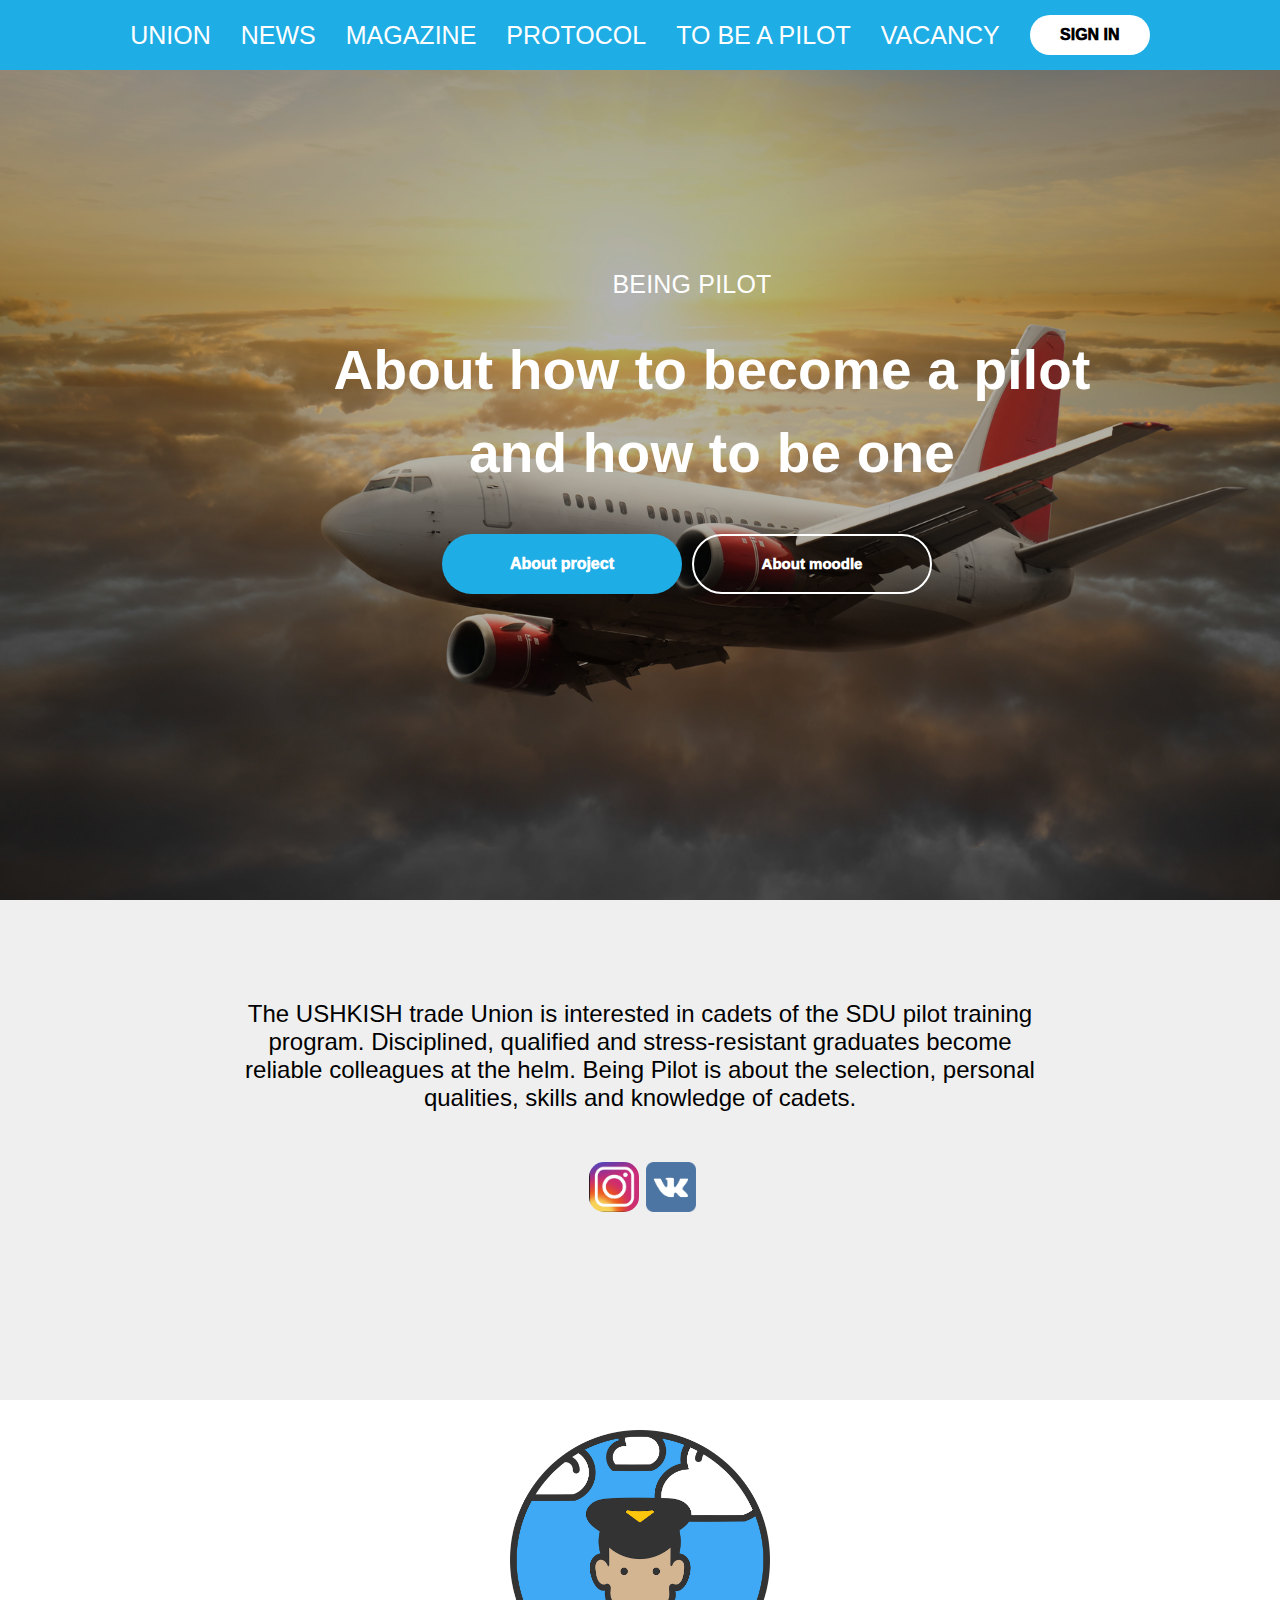
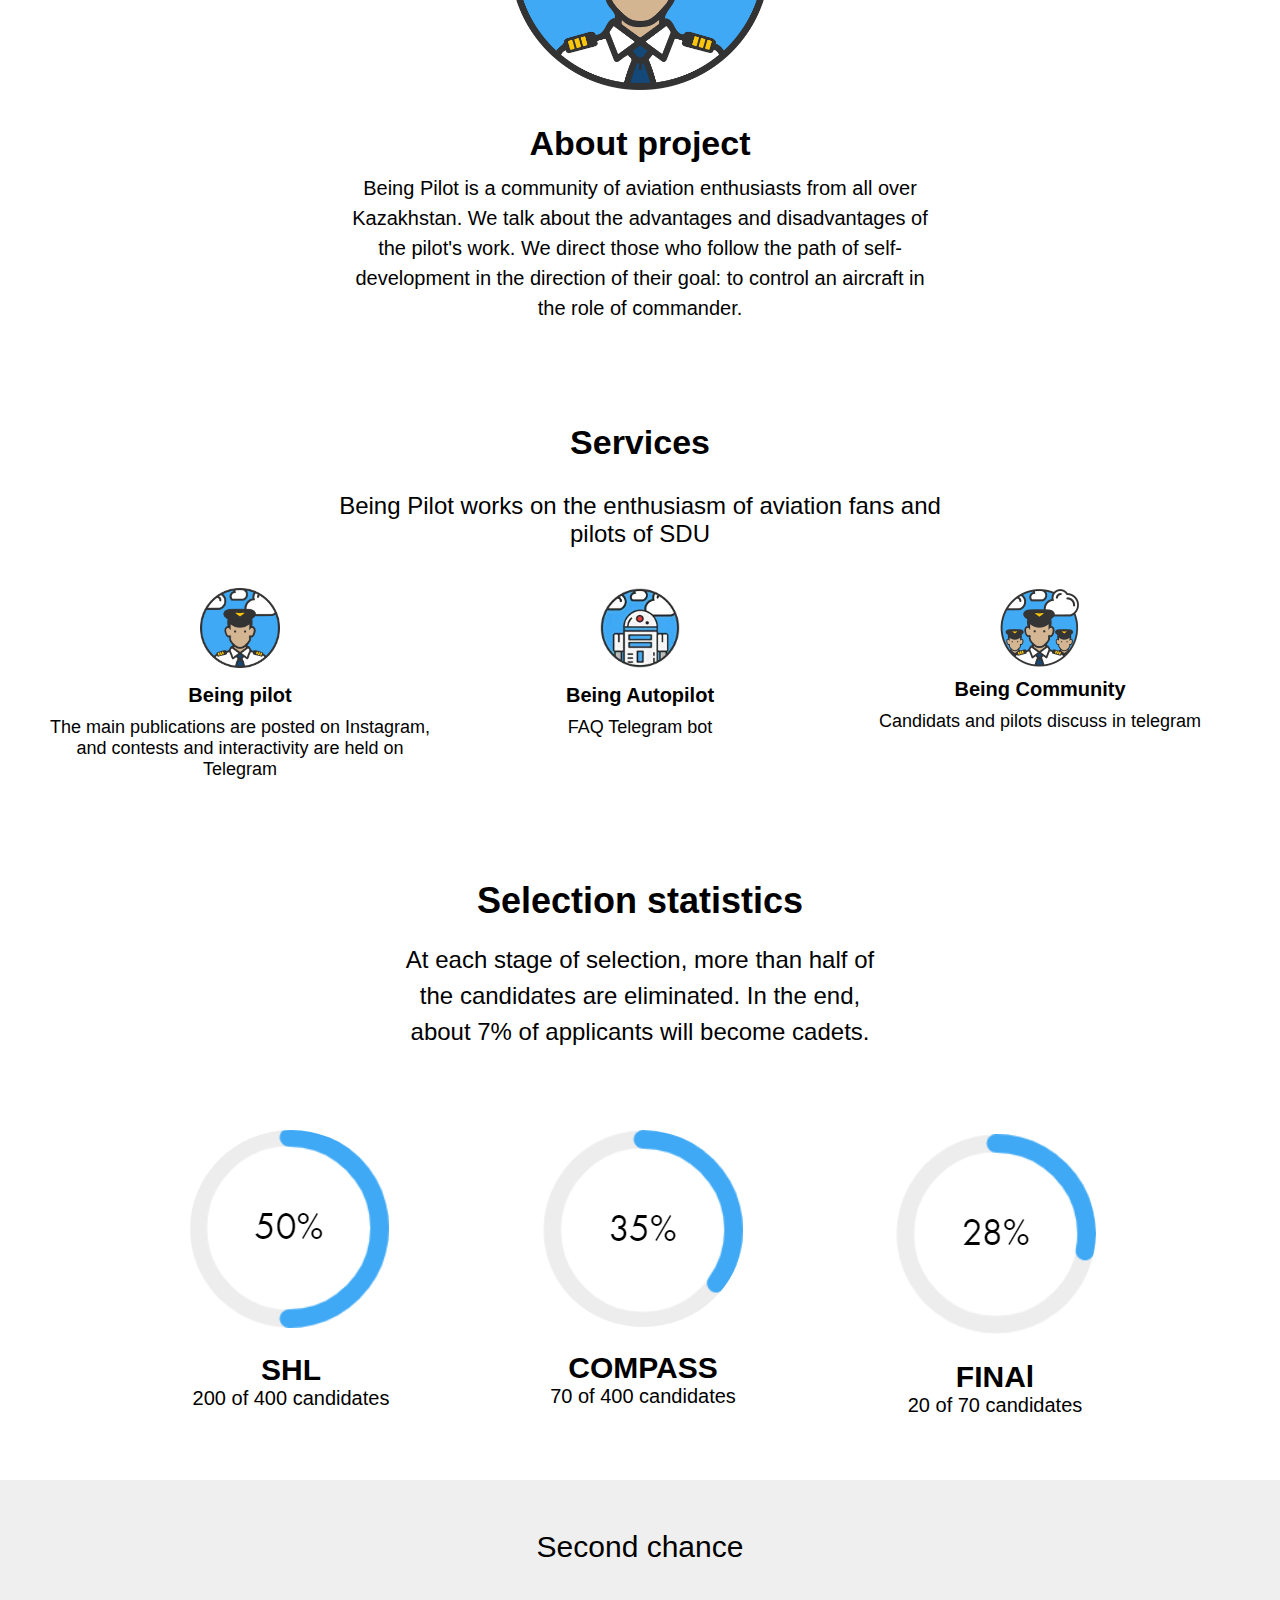
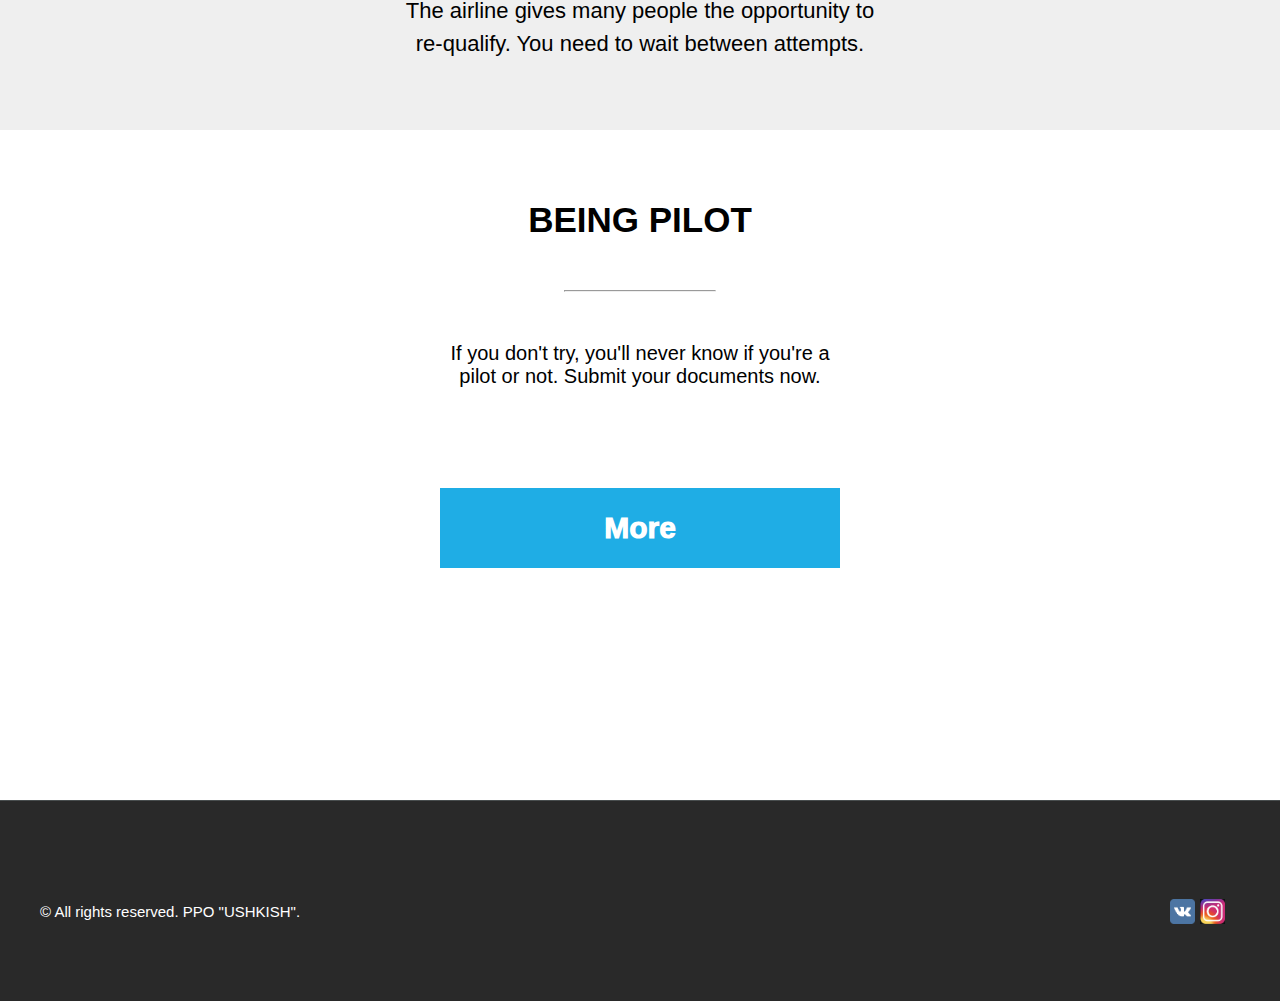
<file: being pilot/index.html>
<!DOCTYPE html>
<html lang="en">
<head>
    <meta charset="UTF-8">
    <meta name="viewport" content="width=device-width, initial-scale=1.0">
    <title>Being pilot</title>
    <link rel="stylesheet" href="styles.css">
</head>
<body>
    <div class="header">
        <div class="container">
            <div class="navbar">
                <ul>
                    <li><a href="C:\Users\stron\Documents\GitHub\web_project\union\page2.html">UNION</a></li>
                    <li><a href="C:\Users\stron\Documents\GitHub\web_project\main\index.html">NEWS</a></li>
                    <li><a href="C:\Users\stron\Documents\GitHub\web_project\magazine\index.html">MAGAZINE</a></li>
                    <li><a href="C:\Users\stron\Documents\GitHub\web_project\protocols\index.html">PROTOCOL</a></li>
                    <li><a href="C:\Users\stron\Documents\GitHub\web_project\being pilot\index.html">TO BE A PILOT</a></li>
                    <li><a href="C:\Users\stron\Documents\GitHub\web_project\vacancy\index.html">VACANCY</a></li>
                </ul>
                <div class="sign-in">
                    <button><a id = "signbut" href = "C:\Users\stron\Documents\GitHub\web_project\sign\index.html">SIGN IN</a></button>
                </div>
            </div>
        </div>
    </div>
    <div class="upper_photo">
        <img src = "back3.jpg" id = "photo">
    </div>
    <div class="main_content">
        <div class="page_name">
            <h1>BEING PILOT</h1>
            <h2>About how to become a pilot
                and how to be one</h2>
            <div class="top_buttons">
                <button class = "btn1" onclick = "window.scrollBy(0, 1250)">About project</button>
                <button class = "btn2"><a href = "https://moodle.sdu.edu.kz">About moodle</a></button>
                <script src = "script.js"></script>
            </div>
        </div>
        <div class="interests">
            <h2>The USHKISH trade Union is interested in cadets of the SDU pilot training program. 
                Disciplined, qualified and stress-resistant graduates become reliable colleagues at the helm.
                Being Pilot is about the selection, personal qualities, skills and knowledge of cadets.</h2>
            <div class="socials2">
                <a href = "https://instagram.com">
                    <img src = "inst.png" class = "instagram2">
                </a>
                <a href = "https://vk.com">
                    <img src = "vk.png" class = "vk2">
                </a>
            </div>
        </div>
        <div class="about_info">
            <div class="about_project">
                <img src = "BeingPilot.png" class = "pilot">
                <h1>About project</h1>
                <h2>Being Pilot is a community of aviation enthusiasts from all over Kazakhstan.
                    We talk about the advantages and disadvantages of the pilot's work. 
                    We direct those who follow the path of self-development in the direction of their goal: 
                    to control an aircraft in the role of commander.</h2>
            </div>
            <div class="services">
                <h1>Services</h1>
                <h2>Being Pilot works on the enthusiasm of aviation fans and pilots of SDU </h2>
            </div>
            <div class="icons">
                <div class="first_icon">
                    <a href = "#"><img src = "BeingPilot.png" class = "pilot2"></a>
                    
                    <h1>Being pilot</h1>
                    <h2>The main publications are posted on Instagram, and contests and interactivity are held on Telegram</h2>
                </div>
                <div class="first_icon">
                    <a href = "https://web.telegram.org"><img src = "BeingPilotMainAva.png" class = "pilot2"></a>
                    <h1>Being Autopilot</h1>
                    <h2>FAQ Telegram bot</h2>
                </div>
                <div class="first_icon">
                    <a href = "https://web.telegram.org"></a><img src = "Community312p.png" class = "pilot2">
                    <h1>Being Community</h1>
                    <h2>Candidats and pilots discuss in telegram</h2>
                </div>
            </div>
            <div class="statistics">
                <h1>Selection statistics</h1>
                <h2>At each stage of selection, more than half of the candidates are eliminated. 
                    In the end, about 7% of applicants will become cadets.</h2>
            </div>
            <div class="diagrams">
                <div class="diag_one">
                    <img src = "diag1.png" class = "diag">
                    <h1>SHL</h1>
                    <h2>200 of 400 candidates</h2>
                </div>
                <div class="diag_one">
                    <img src = "diag2.png" class = "diag">
                    <h1>COMPASS</h1>
                    <h2>70 of 400 candidates</h2>
                </div>
                <div class="diag_one">
                    <img src = "diag3.png" class = "diag">
                    <h1>FINAl</h1>
                    <h2>20 of 70 candidates</h2>
                </div>
            </div>
            <div class="second_chance">
                <h1>Second chance</h1>
                <h2>The airline gives many people the opportunity to re-qualify. You need to wait between attempts.</h2>
            </div>
            <div class="more_info">
                <h1>BEING PILOT</h1>
                <hr>
                <h2>If you don't try, you'll never know if you're a pilot or not. 
                    Submit your documents now.</h2>
                <button class = "more_button"><a href = "web.telegram.org">More</a></button>
            </div>
        </div>
    </div>
    <footer>
        <div class="container-footer">
            <div class="text">
                © All rights reserved. PPO "USHKISH".
            </div>
            <div class="socials">
                <a href = "https://instagram.com">
                    <img src = "inst.png" class = "instagram">
                </a>
                <a href = "https://vk.com">
                    <img src = "vk.png" class = "vk">
                </a>
            </div>
        </div>
    </footer>

</body>
</html>
</file>
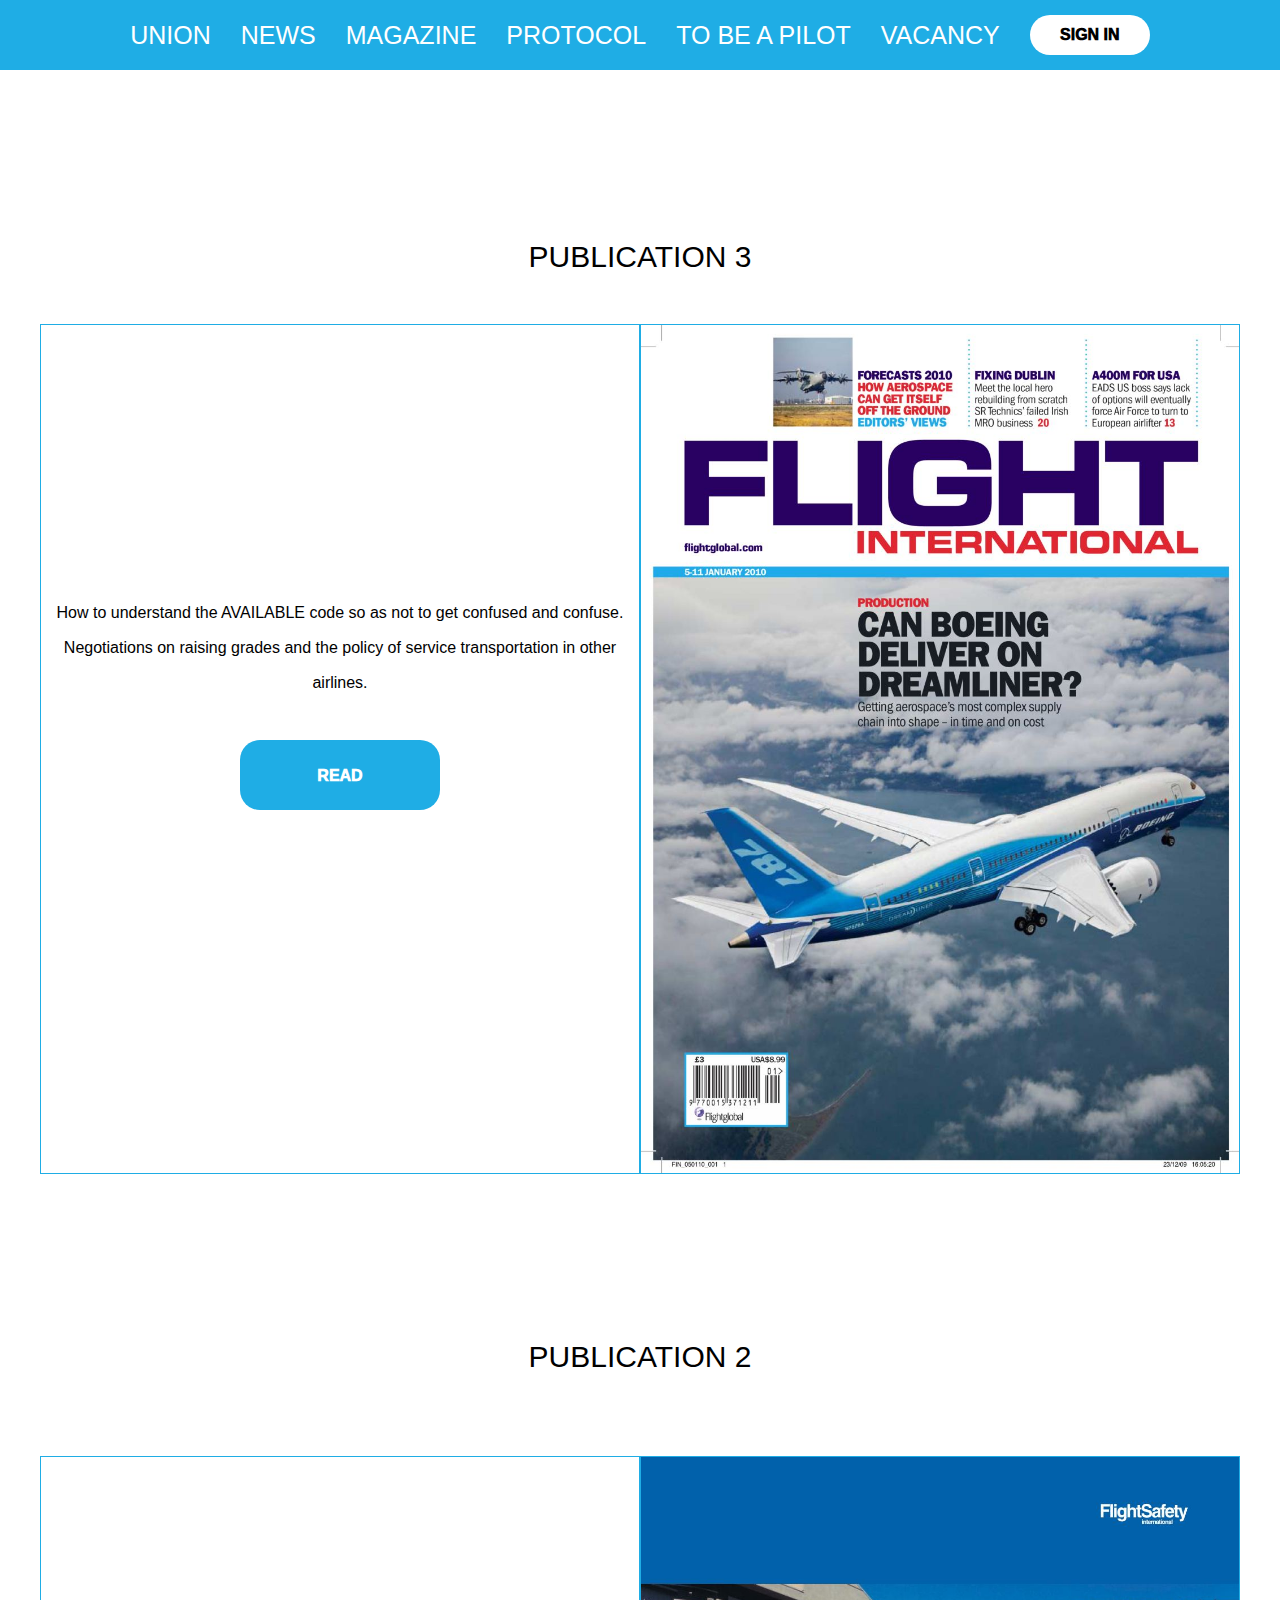
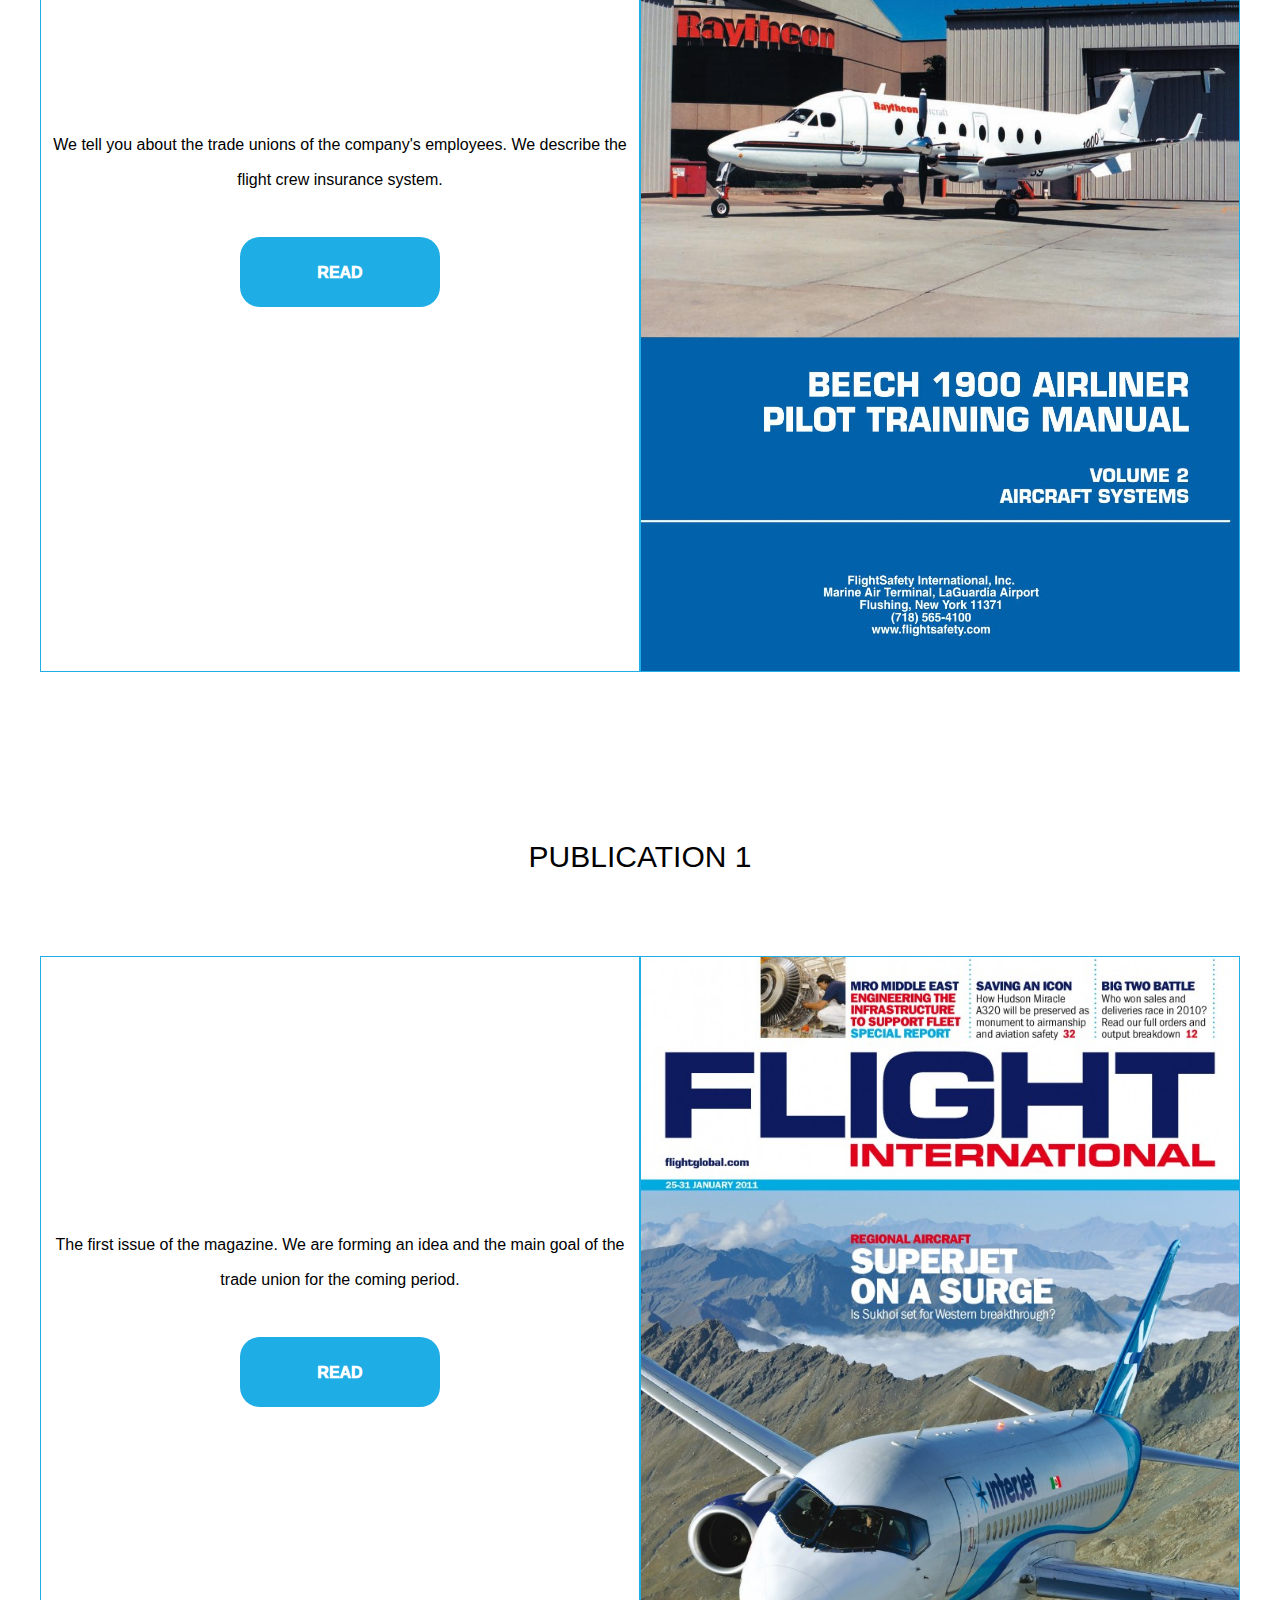
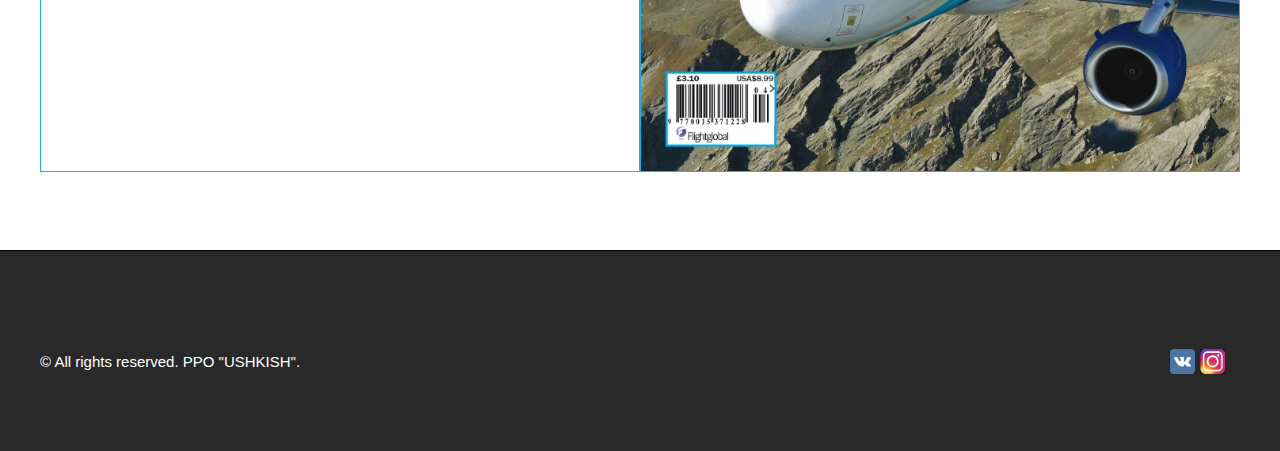
<file: magazine/index.html>
<!DOCTYPE html>
<html lang="en">
<head>
    <meta charset="UTF-8">
    <meta name="viewport" content="width=device-width, initial-scale=1.0">
    <title>Document</title>
    <link rel="stylesheet" href="styles.css">
</head>
<body>
    <div class="header">
        <div class="container">
            <div class="navbar">
                <ul>
                    <li><a href="C:\Users\stron\Documents\GitHub\web_project\union\page2.html">UNION</a></li>
                    <li><a href="C:\Users\stron\Documents\GitHub\web_project\main\index.html">NEWS</a></li>
                    <li><a href="C:\Users\stron\Documents\GitHub\web_project\magazine\index.html">MAGAZINE</a></li>
                    <li><a href="C:\Users\stron\Documents\GitHub\web_project\protocols\index.html">PROTOCOL</a></li>
                    <li><a href="C:\Users\stron\Documents\GitHub\web_project\being pilot\index.html">TO BE A PILOT</a></li>
                    <li><a href="C:\Users\stron\Documents\GitHub\web_project\vacancy\index.html">VACANCY</a></li>
                </ul>
                <div class="sign-in">
                    <button><a id = "signbut" href = "C:\Users\stron\Documents\GitHub\web_project\sign\index.html">SIGN IN</a></button>
                </div>
            </div>
        </div>
    </div>
    <div class="content">
        <div class="container">
            <div class="magazine-card">
                <div class="title">PUBLICATION 3</div>
                <div class="magazine-content">
                    <div class="magazine-con">
                        <div class="mag-text">
                            How to understand the AVAILABLE code so as not to get confused and confuse. Negotiations on raising grades and the policy of service transportation in other airlines.
                        </div>
                        <div class="buttons">
                            <div class="read-button">
                                <button onclick="window.location.href = 'magazine.pdf';">READ</button>
                            </div>
                        </div>
                    </div>
                    <div class="magazine-con">
                        <img src="mag1.jpg" alt="">
                    </div>
                </div>
            </div>
            <div class="magazine-card">
                <div class="title">PUBLICATION 2</div>
                <div class="magazine-content">
                    <div class="magazine-con">
                        <div class="mag-text">
                            We tell you about the trade unions of the company's employees. We describe the flight crew insurance system.
                        </div>
                        <div class="buttons">
                            <div class="read-button">
                                <button onclick="window.location.href = 'magazine.pdf';">READ</button>
                            </div>
                        </div>
                    </div>
                    <div class="magazine-con">
                        <img src="mag2.jpg" alt="">
                    </div>
                </div>
            </div>
            <div class="magazine-card">
                <div class="title">PUBLICATION 1</div>
                <div class="magazine-content">
                    <div class="magazine-con">
                        <div class="mag-text">
                            The first issue of the magazine. We are forming an idea and the main goal of the trade union for the coming period.
                        </div>
                        <div class="buttons">
                            <div class="read-button">
                                <button onclick="window.location.href = 'magazine.pdf';">READ</button>
                            </div>
                        </div>
                    </div>
                    <div class="magazine-con">
                        <img src="mag3.jpg" alt="">
                    </div>
                </div>
            </div>
        </div>
    </div>
    <footer>
        <div class="container-footer">
            <div class="text">
                © All rights reserved. PPO "USHKISH".
            </div>
            <div class="socials">
                <a href = "https://instagram.com">
                    <img src = "inst.png" class = "instagram">
                </a>
                <a href = "https://vk.com">
                    <img src = "vk.png" class = "vk">
                </a>
            </div>
        </div>
    </footer>
</body>
</html>
</file>
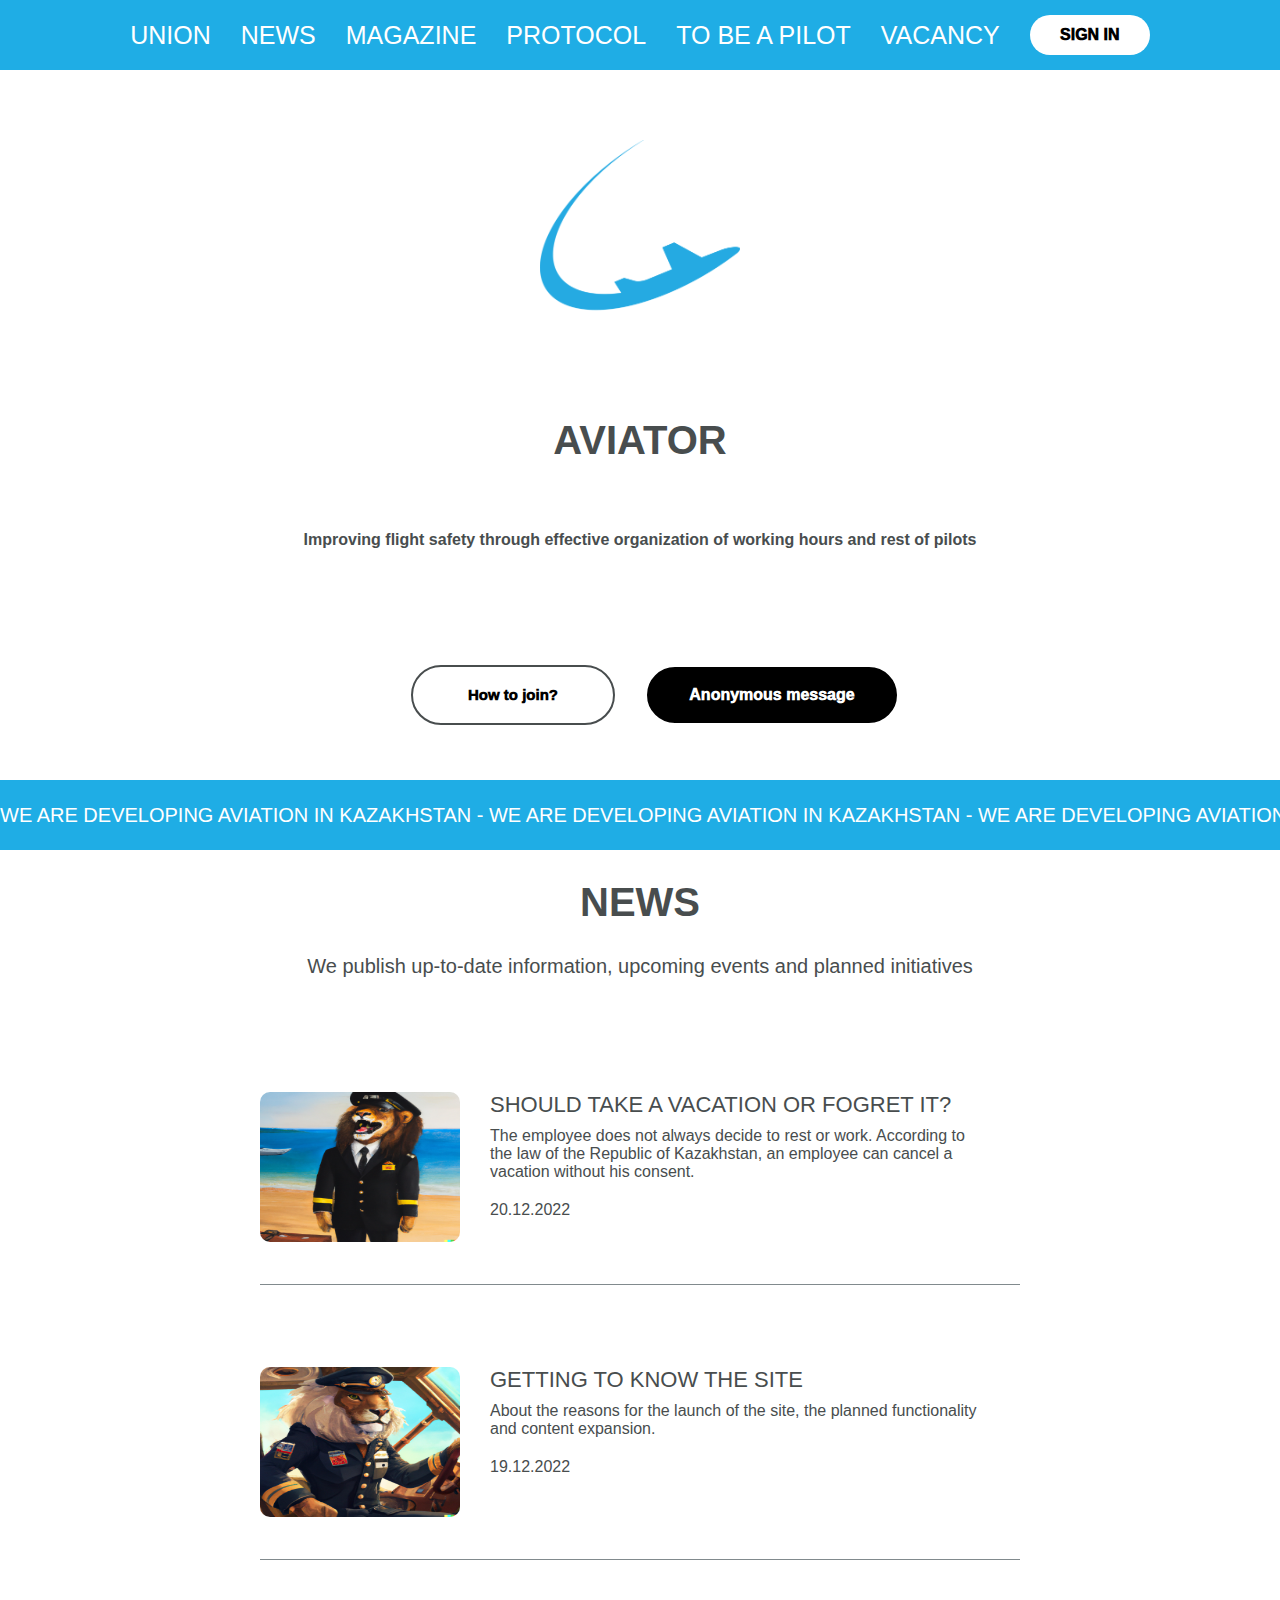
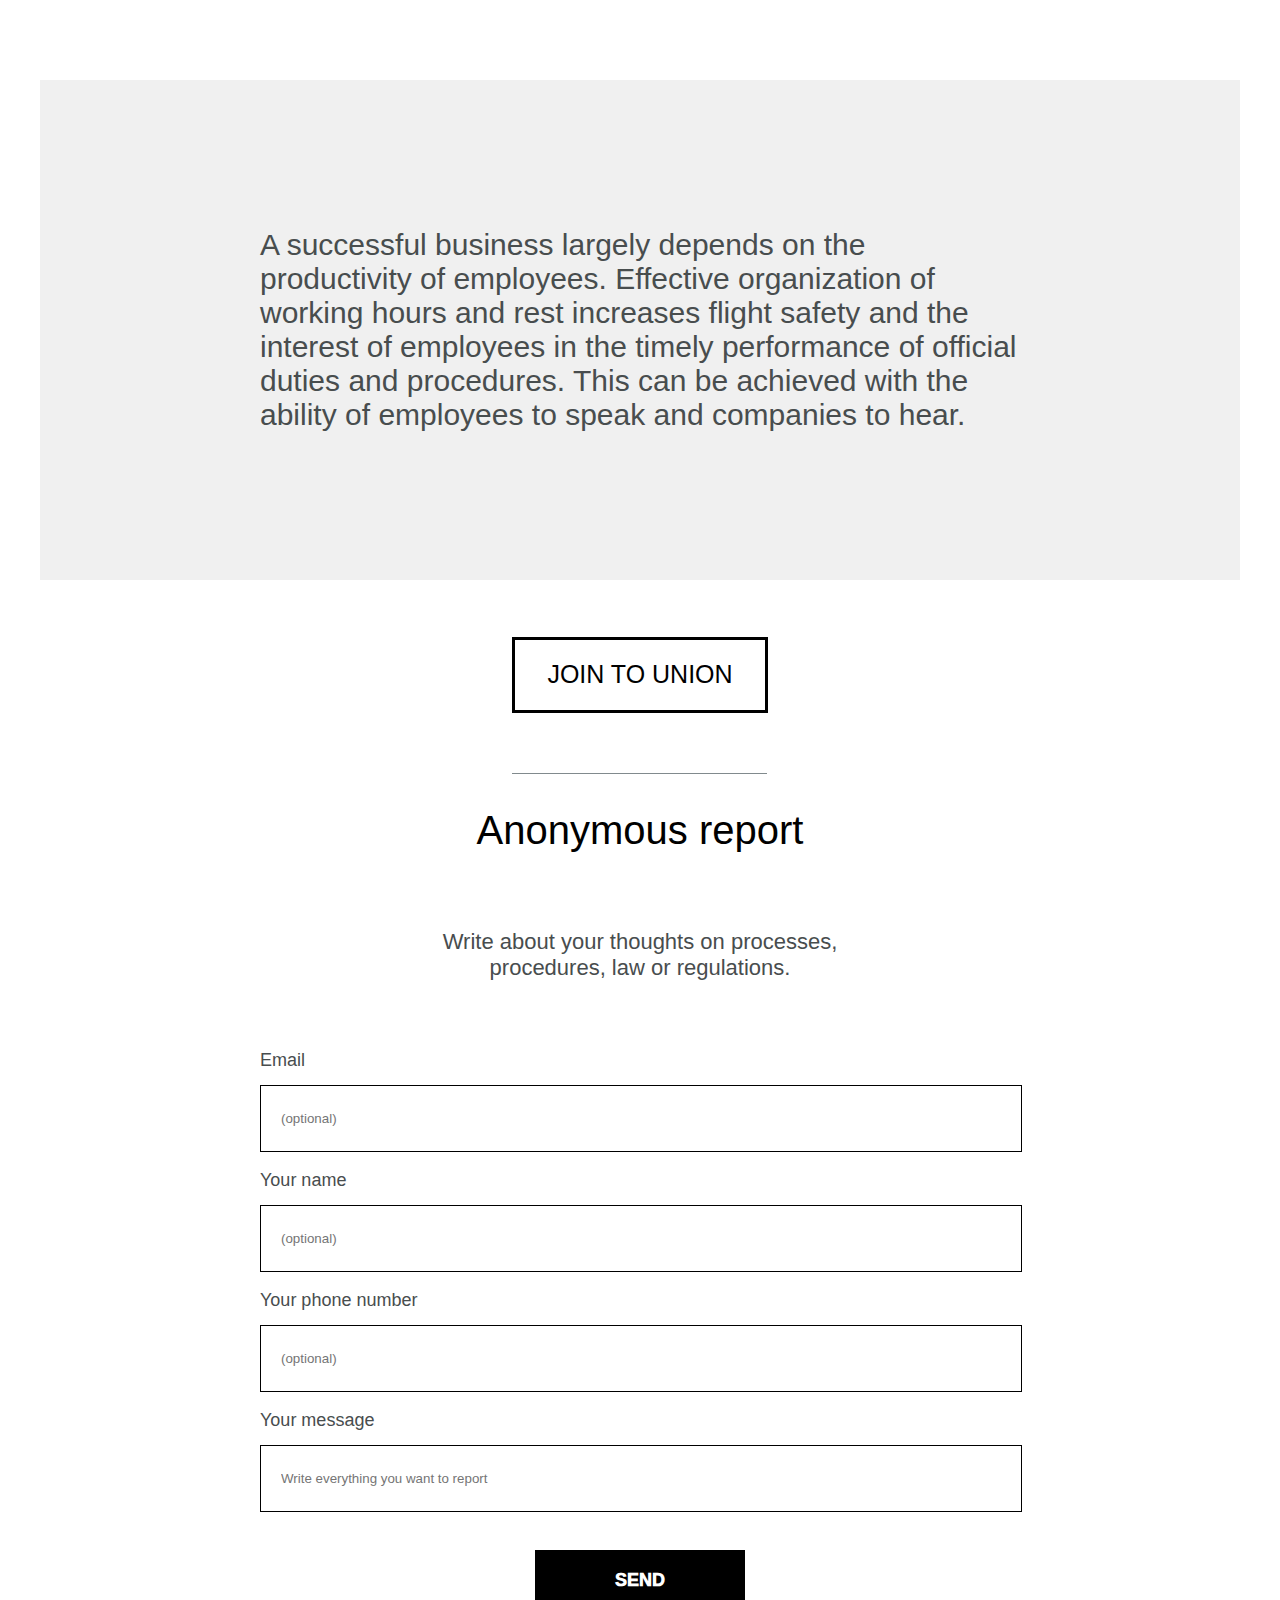
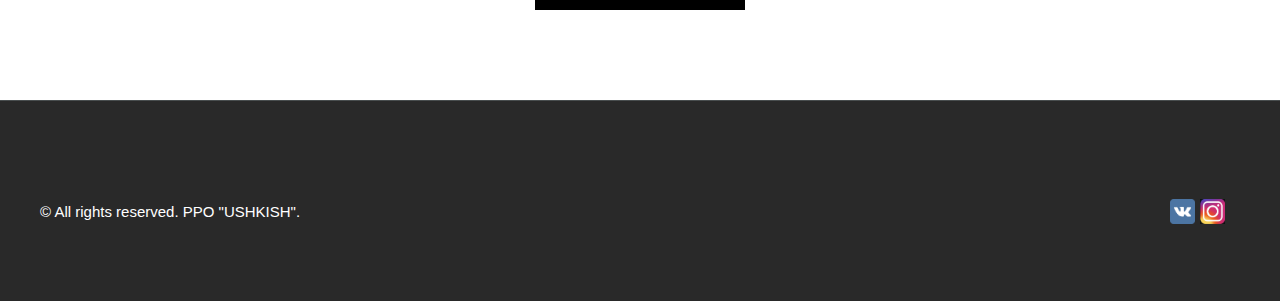
<file: main/index.html>
<!DOCTYPE html>
<html lang="en">
<head>
    <meta charset="UTF-8">
    <meta name="viewport" content="width=device-width, initial-scale=1.0">
    <title>Document</title>
    <link rel="stylesheet" href="styles.css">
</head>
<body>
    <div class="header">
        <div class="container">
            <div class="navbar">
                <ul>
                    <li><a href="C:\Users\stron\Documents\GitHub\web_project\union\page2.html">UNION</a></li>
                    <li><a href="C:\Users\stron\Documents\GitHub\web_project\main\index.html">NEWS</a></li>
                    <li><a href="C:\Users\stron\Documents\GitHub\web_project\magazine\index.html">MAGAZINE</a></li>
                    <li><a href="C:\Users\stron\Documents\GitHub\web_project\protocols\index.html">PROTOCOL</a></li>
                    <li><a href="C:\Users\stron\Documents\GitHub\web_project\being pilot\index.html">TO BE A PILOT</a></li>
                    <li><a href="C:\Users\stron\Documents\GitHub\web_project\vacancy\index.html">VACANCY</a></li>
                </ul>
                <div class="sign-in">
                    <button><a id = "signbut" href = "C:\Users\stron\Documents\GitHub\web_project\sign\index.html">SIGN IN</a></button>
                </div>
            </div>
        </div>
    </div>
    <div class="content">
        <div class="container">
            <div class="logo-div">
                <div class="logo">
                    <img src="logo.png" alt="">
                </div>
            </div>
            <div class="title-div">
                <div class="title_1">
                    <h1>
                        AVIATOR
                    </h1>
                </div>
                <div class="title_2">
                    <h1>
                        Improving flight safety through effective organization of working hours and rest of pilots
                    </h1>
                </div>
            </div>
            <div class="buttons">
                <div class="join-button">
                    <button><a id = "joinbut" href = "C:\Users\stron\Documents\GitHub\web_project\union\page2.html">How to join?</a></button>
                </div>
                <div class="anon-button">
                    <button onclick="window.location.href = '#report';">Anonymous message</button>
                </div>
            </div>
            <div class="marquee-content">
                <p class="marquee">
                    WE ARE DEVELOPING AVIATION IN KAZAKHSTAN - WE ARE DEVELOPING AVIATION IN KAZAKHSTAN - WE ARE DEVELOPING AVIATION IN KAZAKHSTAN
                </p>
            </div>
            <div class="news-title">
                <h1>
                    NEWS                    
                </h1>
                <p>We publish up-to-date information, upcoming events and planned initiatives</p>
            </div>
            <div class="news">
                <div class="news-card">
                    <div class="news-pic">
                        <img src="news1.png" alt="">
                    </div>
                    <div class="news-inf">
                        <div class="inf-title">
                            SHOULD TAKE A VACATION OR FOGRET IT?
                        </div>
                        <div class="inf">
                            <p>The employee does not always decide to rest or work. According to the law of the Republic of Kazakhstan, an employee can cancel a vacation without his consent.</p>
                            <p>20.12.2022</p>
                        </div>
                    </div>
                </div>
                <div class="news-card">
                    <div class="news-pic">
                        <img src="news2.png" alt="">
                    </div>
                    <div class="news-inf">
                        <div class="inf-title">
                            GETTING TO KNOW THE SITE
                        </div>
                        <div class="inf">
                            <p>About the reasons for the launch of the site, the planned functionality and content expansion.</p>
                            <p>19.12.2022</p>
                        </div>
                    </div>
                </div>
            </div>
            <div class="title">
                <div class="title-text">
                    A successful business largely depends on the productivity of employees. Effective organization of working hours and rest increases flight safety and the interest of employees in the timely performance of official duties and procedures. This can be achieved with the ability of employees to speak and companies to hear.
                </div>
            </div>
            <div class="join-button-content">
                <a href="www.google.com">
                    <div class="join_button">
                        JOIN TO UNION
                    </div>
                    <div class="line" id="report">

                    </div>
                </a>
            </div>
            <div class="anonim-rep">
                <div class="rep_title">
                    Anonymous report
                </div>
                <div class="rep_text">
                    Write about your thoughts on processes, procedures, law or regulations.
                </div>
            </div>
            <div class="rep-form-content">
                <div class="rep-form">
                    <div class="form">
                        <div class="form-title">
                            Email
                        </div>
                        <input type="text" placeholder="(optional)">
                    </div>
                    <div class="form">
                        <div class="form-title">
                            Your name
                        </div>
                        <input type="text" placeholder="(optional)">
                    </div>
                    <div class="form">
                        <div class="form-title">
                            Your phone number
                        </div>
                        <input type="text" placeholder="(optional)">
                    </div>
                    <div class="form">
                        <div class="form-title">
                            Your message
                        </div>
                        <input type="text" placeholder="Write everything you want to report">
                    </div>
                    <div class="button-form">
                        <div class="button">
                            <button>SEND</button>
                        </div>
                    </div>
                </div>
            </div>
        </div>
        
    </div>
    <footer>
        <div class="container-footer">
            <div class="text">
                © All rights reserved. PPO "USHKISH".
            </div>
            <div class="socials">
                <a href = "https://instagram.com">
                    <img src = "inst.png" class = "instagram">
                </a>
                <a href = "https://vk.com">
                    <img src = "vk.png" class = "vk">
                </a>
            </div>
        </div>
    </footer>
</body>
</html>
</file>
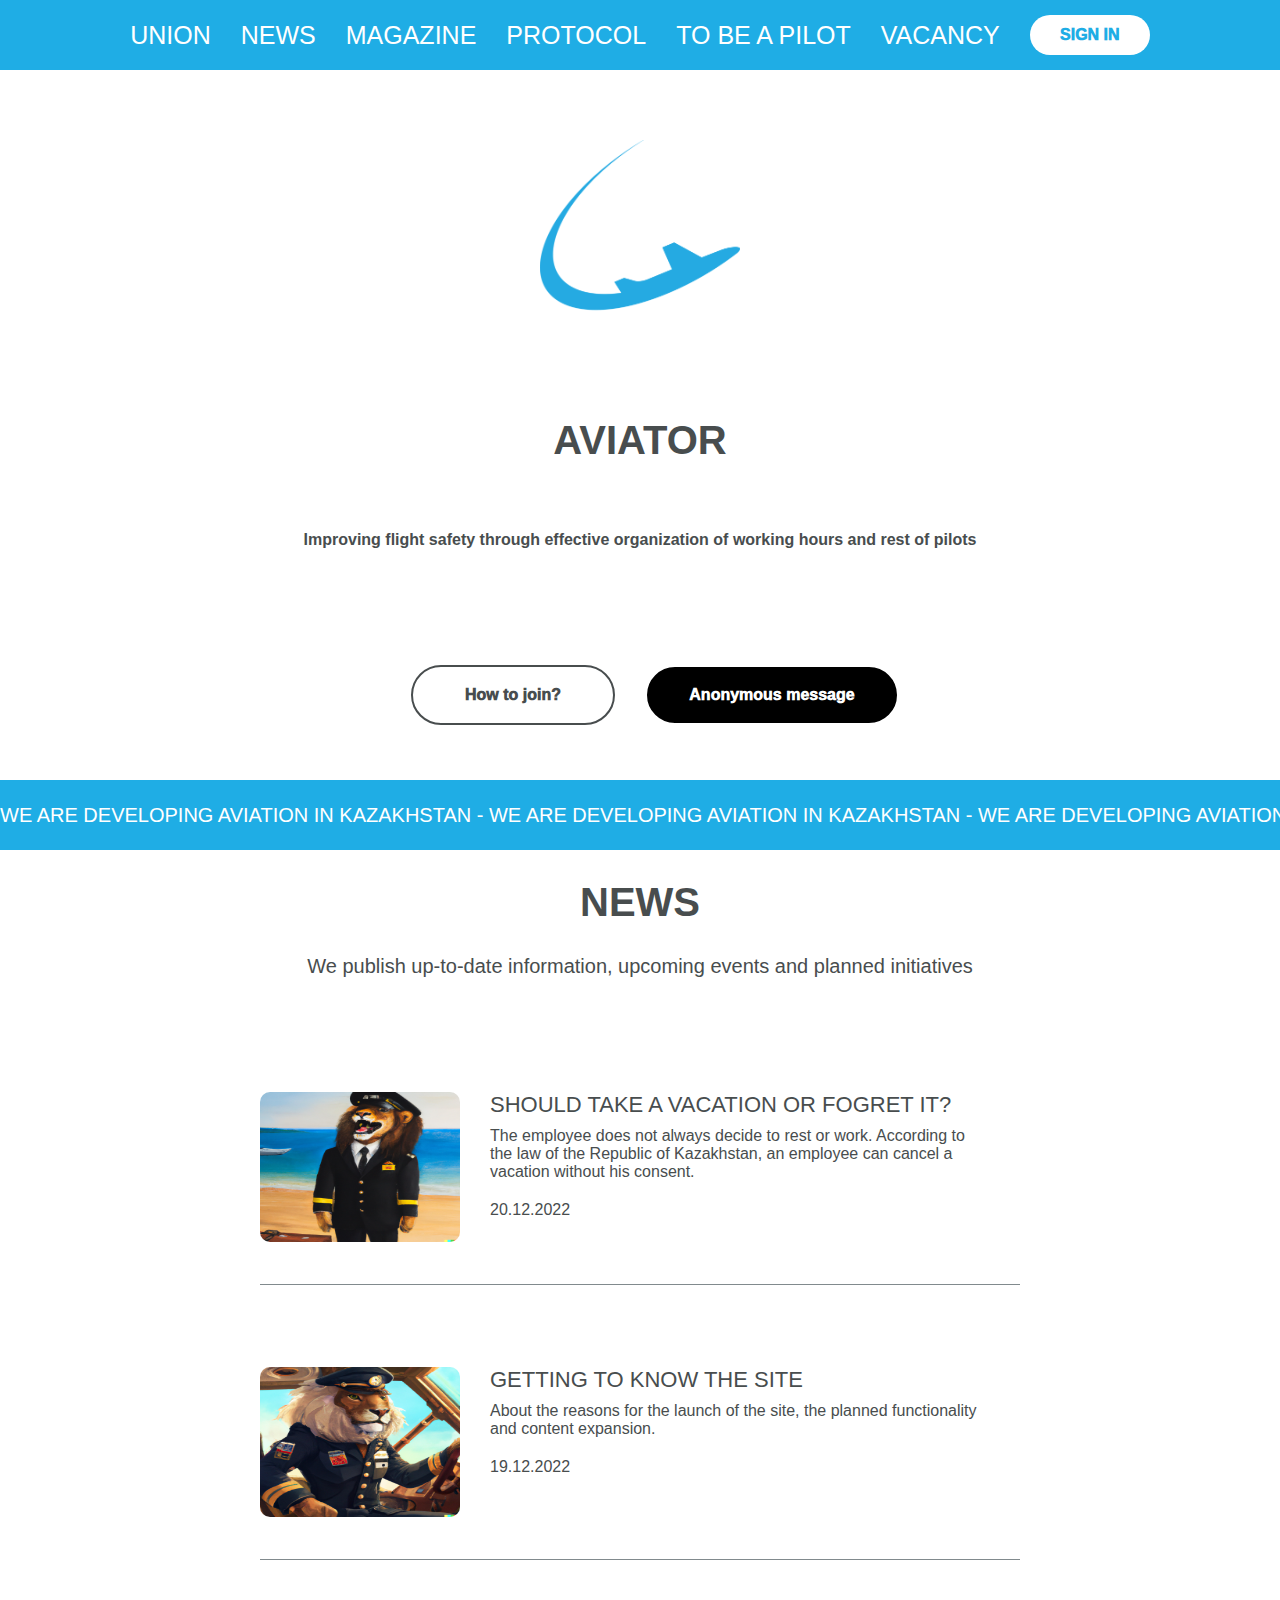
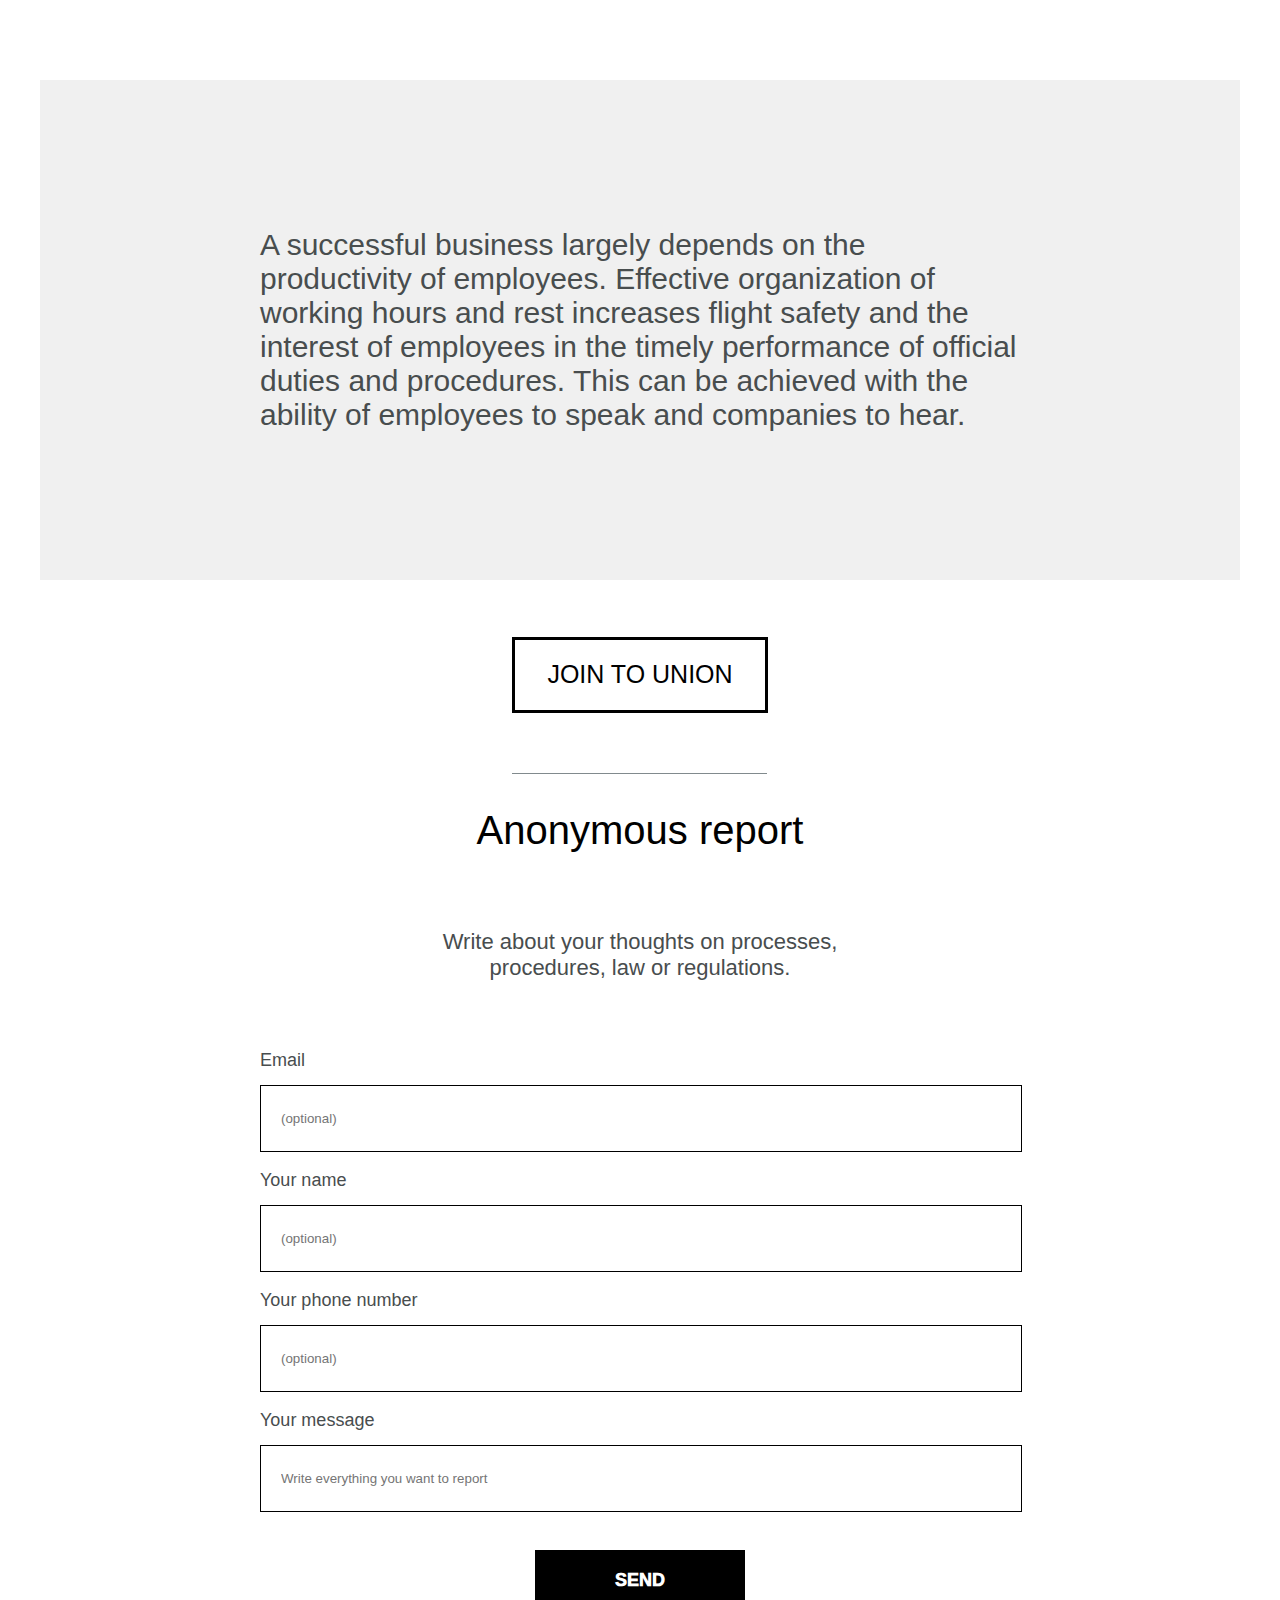
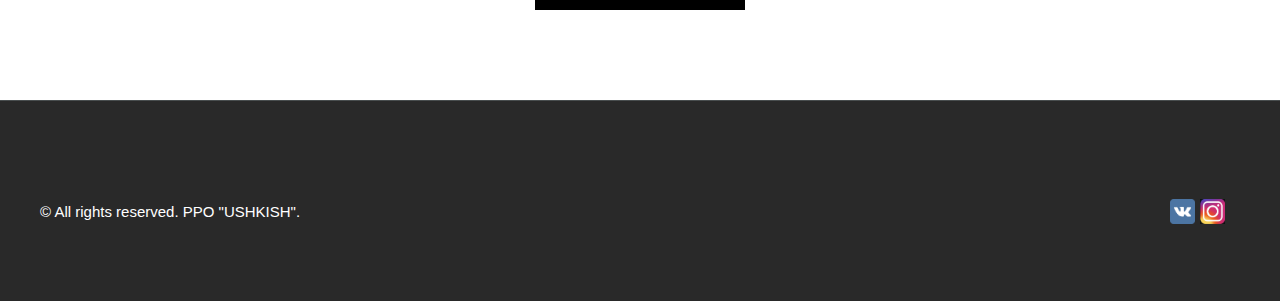
<file: page 1/index.html>
<!DOCTYPE html>
<html lang="en">
<head>
    <meta charset="UTF-8">
    <meta name="viewport" content="width=device-width, initial-scale=1.0">
    <title>Document</title>
    <link rel="stylesheet" href="styles.css">
</head>
<body>
    <div class="header">
        <div class="container">
            <div class="navbar">
                <ul>
                    <li><a href="">UNION</a></li>
                    <li><a href="">NEWS</a></li>
                    <li><a href="">MAGAZINE</a></li>
                    <li><a href="">PROTOCOL</a></li>
                    <li><a href="">TO BE A PILOT</a></li>
                    <li><a href="">VACANCY</a></li>
                </ul>
                <div class="sign-in">
                    <button>SIGN IN</button>
                </div>
            </div>
        </div>
    </div>
    <div class="content">
        <div class="container">
            <div class="logo-div">
                <div class="logo">
                    <img src="logo.png" alt="">
                </div>
            </div>
            <div class="title-div">
                <div class="title_1">
                    <h1>
                        AVIATOR
                    </h1>
                </div>
                <div class="title_2">
                    <h1>
                        Improving flight safety through effective organization of working hours and rest of pilots
                    </h1>
                </div>
            </div>
            <div class="buttons">
                <div class="join-button">
                    <button>How to join?</button>
                </div>
                <div class="anon-button">
                    <button>Anonymous message</button>
                </div>
            </div>
            <div class="marquee-content">
                <p class="marquee">
                    WE ARE DEVELOPING AVIATION IN KAZAKHSTAN - WE ARE DEVELOPING AVIATION IN KAZAKHSTAN - WE ARE DEVELOPING AVIATION IN KAZAKHSTAN
                </p>
            </div>
            <div class="news-title">
                <h1>
                    NEWS                    
                </h1>
                <p>We publish up-to-date information, upcoming events and planned initiatives</p>
            </div>
            <div class="news">
                <div class="news-card">
                    <div class="news-pic">
                        <img src="news1.png" alt="">
                    </div>
                    <div class="news-inf">
                        <div class="inf-title">
                            SHOULD TAKE A VACATION OR FOGRET IT?
                        </div>
                        <div class="inf">
                            <p>The employee does not always decide to rest or work. According to the law of the Republic of Kazakhstan, an employee can cancel a vacation without his consent.</p>
                            <p>20.12.2022</p>
                        </div>
                    </div>
                </div>
                <div class="news-card">
                    <div class="news-pic">
                        <img src="news2.png" alt="">
                    </div>
                    <div class="news-inf">
                        <div class="inf-title">
                            GETTING TO KNOW THE SITE
                        </div>
                        <div class="inf">
                            <p>About the reasons for the launch of the site, the planned functionality and content expansion.</p>
                            <p>19.12.2022</p>
                        </div>
                    </div>
                </div>
            </div>
            <div class="title">
                <div class="title-text">
                    A successful business largely depends on the productivity of employees. Effective organization of working hours and rest increases flight safety and the interest of employees in the timely performance of official duties and procedures. This can be achieved with the ability of employees to speak and companies to hear.
                </div>
            </div>
            <div class="join-button-content">
                <a href="www.google.com">
                    <div class="join_button">
                        JOIN TO UNION
                    </div>
                    <div class="line">

                    </div>
                </a>
            </div>
            <div class="anonim-rep">
                <div class="rep_title">
                    Anonymous report
                </div>
                <div class="rep_text">
                    Write about your thoughts on processes, procedures, law or regulations.
                </div>
            </div>
            <div class="rep-form-content">
                <div class="rep-form">
                    <div class="form">
                        <div class="form-title">
                            Email
                        </div>
                        <input type="text" placeholder="(optional)">
                    </div>
                    <div class="form">
                        <div class="form-title">
                            Your name
                        </div>
                        <input type="text" placeholder="(optional)">
                    </div>
                    <div class="form">
                        <div class="form-title">
                            Your phone number
                        </div>
                        <input type="text" placeholder="(optional)">
                    </div>
                    <div class="form">
                        <div class="form-title">
                            Your message
                        </div>
                        <input type="text" placeholder="Write everything you want to report">
                    </div>
                    <div class="button-form">
                        <div class="button">
                            <button>SEND</button>
                        </div>
                    </div>
                </div>
            </div>
        </div>
        
    </div>
    <footer>
        <div class="container-footer">
            <div class="text">
                © All rights reserved. PPO "USHKISH".
            </div>
            <div class="socials">
                <a href = "https://instagram.com">
                    <img src = "inst.png" class = "instagram">
                </a>
                <a href = "https://vk.com">
                    <img src = "vk.png" class = "vk">
                </a>
            </div>
        </div>
    </footer>
</body>
</html>
</file>
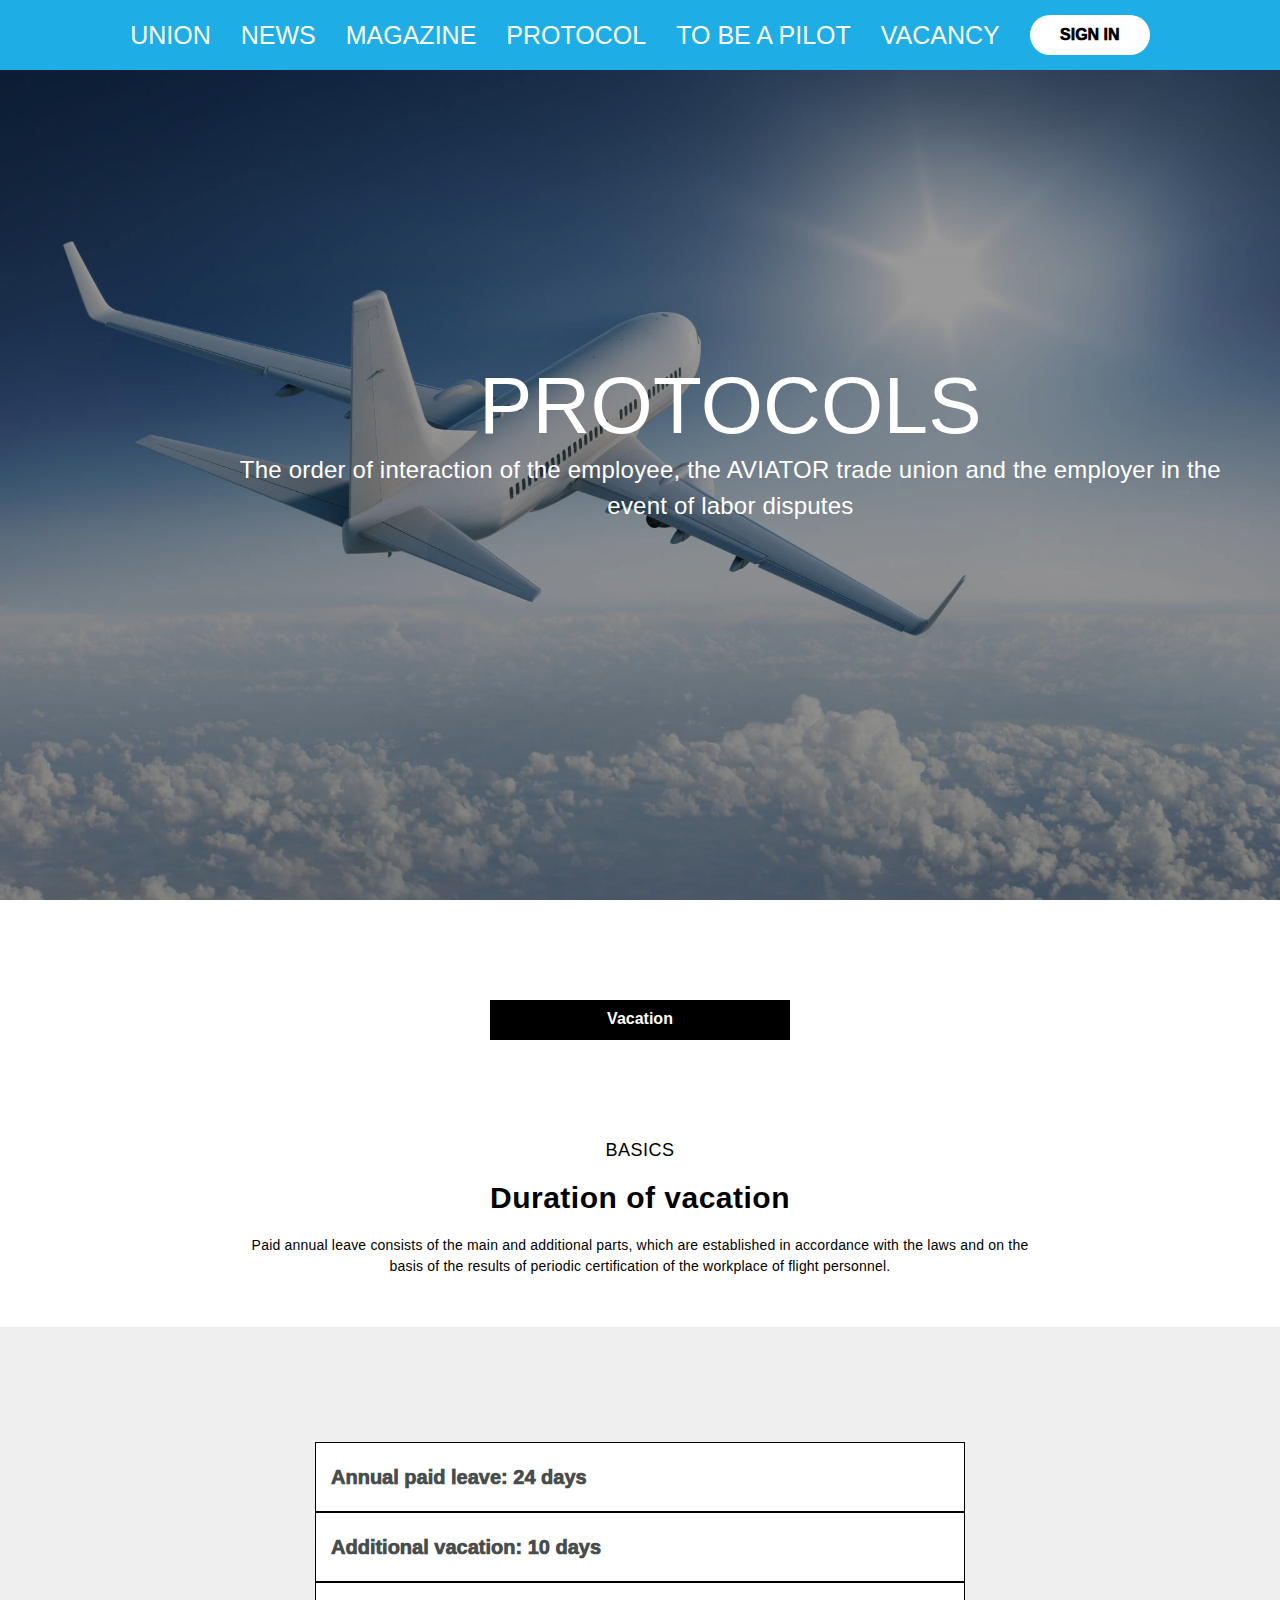
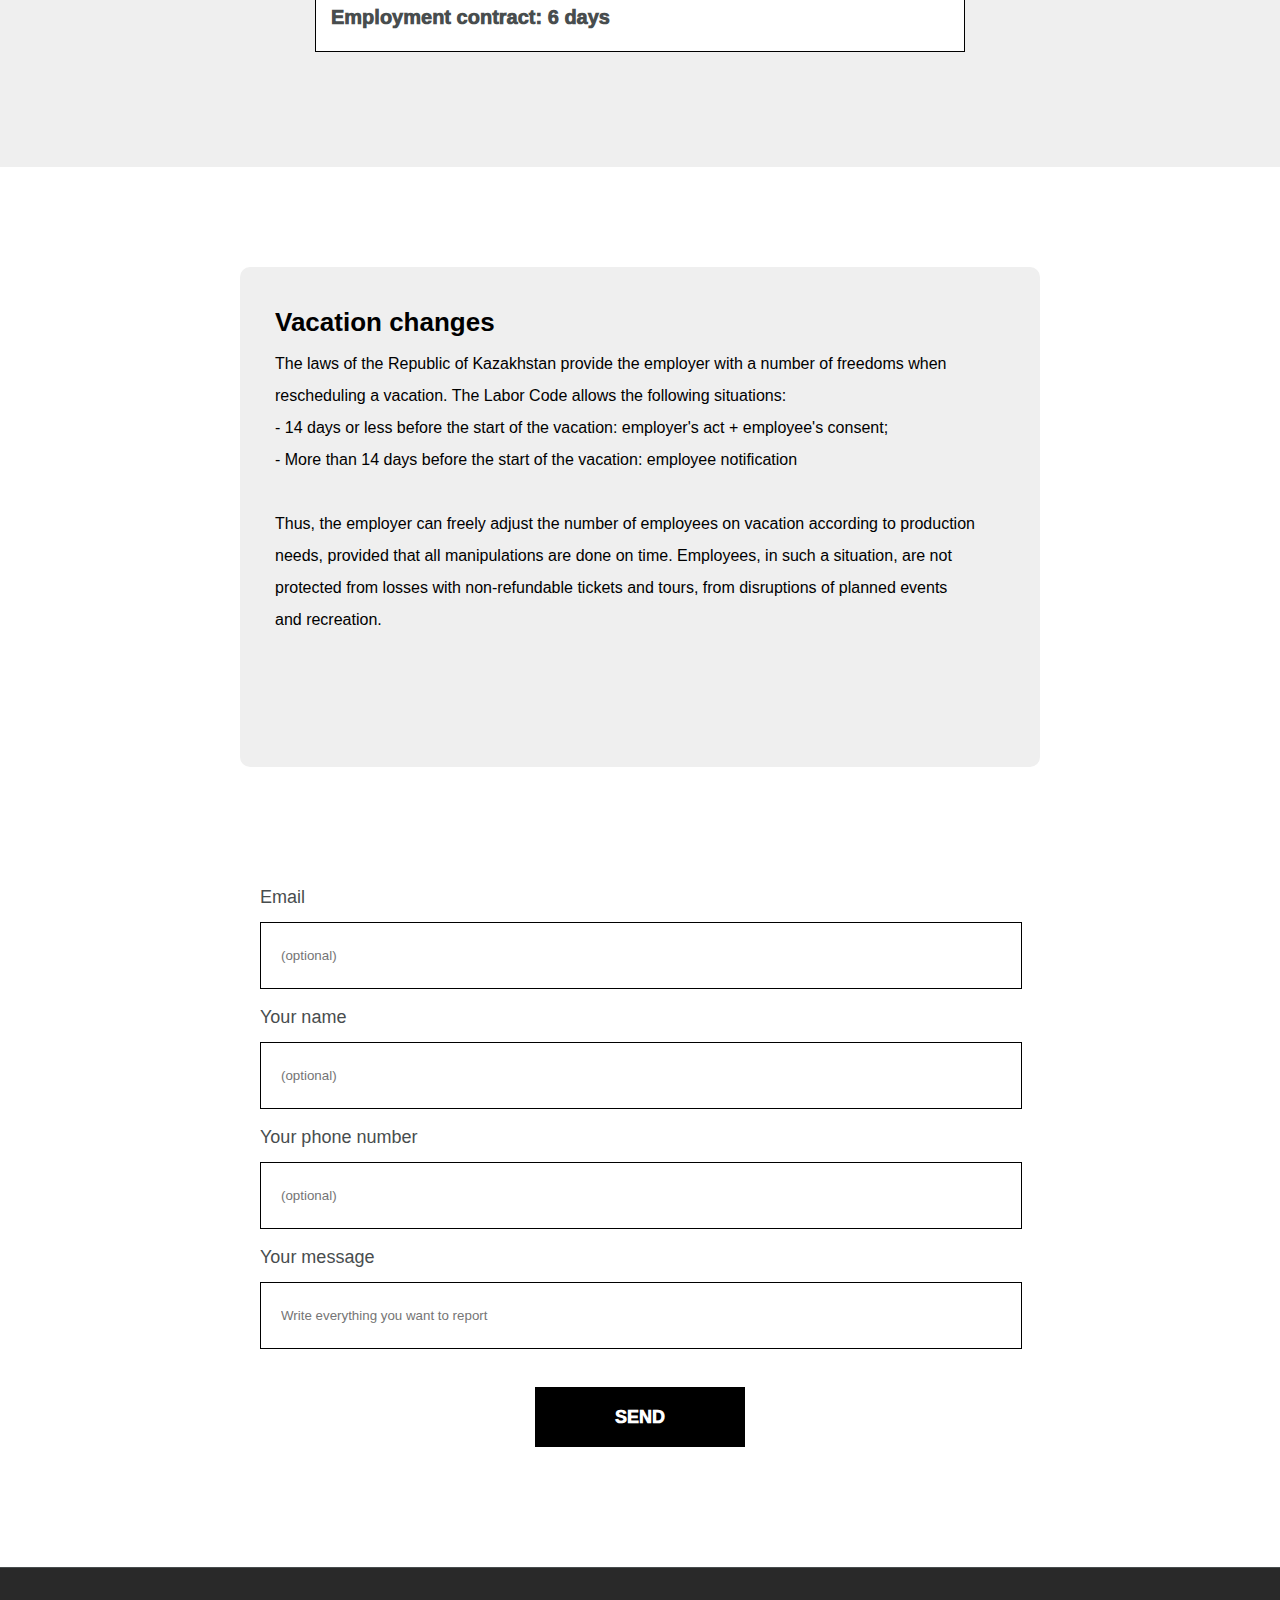
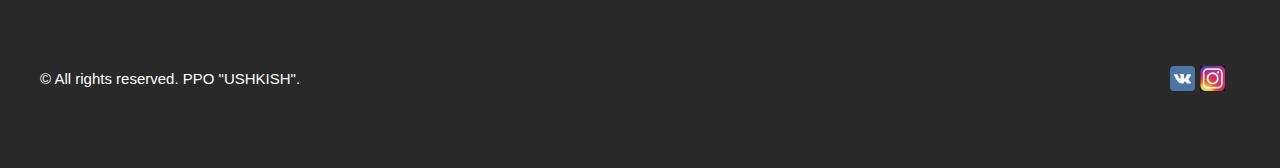
<file: protocols/index.html>
<!DOCTYPE html>
<html lang="en">
<head>
    <meta charset="UTF-8">
    <meta name="viewport" content="width=device-width, initial-scale=1.0">
    <title>Protocols</title>
    <link rel="stylesheet" href="styles.css">
</head>
<body>
    <div class="header">
        <div class="container">
            <div class="navbar">
                <ul>
                    <li><a href="C:\Users\stron\Documents\GitHub\web_project\union\page2.html">UNION</a></li>
                    <li><a href="C:\Users\stron\Documents\GitHub\web_project\main\index.html">NEWS</a></li>
                    <li><a href="C:\Users\stron\Documents\GitHub\web_project\magazine\index.html">MAGAZINE</a></li>
                    <li><a href="C:\Users\stron\Documents\GitHub\web_project\protocols\index.html">PROTOCOL</a></li>
                    <li><a href="C:\Users\stron\Documents\GitHub\web_project\being pilot\index.html">TO BE A PILOT</a></li>
                    <li><a href="C:\Users\stron\Documents\GitHub\web_project\vacancy\index.html">VACANCY</a></li>
                </ul>
                <div class="sign-in">
                    <button><a id = "signbut" href = "C:\Users\stron\Documents\GitHub\web_project\sign\index.html">SIGN IN</a></button>
                </div>
            </div>
        </div>
    </div>
    <div class="upper_photo">
        <img src = "back2.jpeg" id = "photo">
    </div>
    <div class="main_content">
        <div class="page_name">
            <h1>PROTOCOLS</h1>
            <h2>The order of interaction of the employee, the AVIATOR trade union and the employer in the event of labor disputes</h2>
        </div>
        <div class="vacation_bar">
            <h1>Vacation</h1>
        </div>
        <div class="vacation_mini_info">
            <h1>BASICS</h1>
            <h2>Duration of vacation</h2>
            <h3>Paid annual leave consists of the main and additional parts, 
                which are established in accordance with the laws and on the basis of the results of periodic 
                certification of the workplace of flight personnel.</h3>
        </div>
        <div class="vacation_full">
            <button class = "collapsible">Annual paid leave: 24 days</button>
            <div class="full_first"><p>The basic paid annual labor leave is granted to employees for a duration of twenty-four calendar days, 
                unless a greater number of days is provided for by this Code, other regulatory legal acts of the Republic of Kazakhstan, 
                labor, collective agreements and acts of the employer.</p>
            </div>
            <button class = "collapsible">Additional vacation: 10 days</button>
            <div class="full_first"><p>Based on the results of the mandatory periodic certification of production facilities 
                according to working conditions, which takes place at least once every 5 years, the commission establishes the 
                recommended duration of additional leave.</p>
            </div>
            <button class = "collapsible">Employment contract: 6 days</button>
            <div class="full_first"><p>According to the employment contract or an additional agreement to it, 
                the company sets additional days to the main (24) and additional (10) certification vacation period.</p>
            </div>
            <script src = "script.js">

            </script>
        </div>
        <div class="changes_info">
            <h1>Vacation changes</h1>
            <p>The laws of the Republic of Kazakhstan provide the employer with a number of freedoms when rescheduling a vacation. 
                The Labor Code allows the following situations:
                <br> - 14 days or less before the start of the vacation: employer's act + employee's consent;
                <br> - More than 14 days before the start of the vacation: employee notification
                <br><br>Thus, the employer can freely adjust the number of employees on vacation according to production needs, 
                provided that all manipulations are done on time. Employees, in such a situation, are not protected from losses 
                with non-refundable tickets and tours, from disruptions of planned events and recreation.</p>
        </div>
        <div class="rep-form-content">
            <div class="rep-form">
                <div class="form">
                    <div class="form-title">
                        Email
                    </div>
                    <input type="text" placeholder="(optional)">
                </div>
                <div class="form">
                    <div class="form-title">
                        Your name
                    </div>
                    <input type="text" placeholder="(optional)">
                </div>
                <div class="form">
                    <div class="form-title">
                        Your phone number
                    </div>
                    <input type="text" placeholder="(optional)">
                </div>
                <div class="form">
                    <div class="form-title">
                        Your message
                    </div>
                    <input type="text" placeholder="Write everything you want to report">
                </div>
                <div class="button-form">
                    <div class="button">
                        <button>SEND</button>
                    </div>
                </div>
            </div>
        </div>
        <footer>
            <div class="container-footer">
                <div class="text">
                    © All rights reserved. PPO "USHKISH".
                </div>
                <div class="socials">
                    <a href = "https://instagram.com">
                        <img src = "inst.png" class = "instagram">
                    </a>
                    <a href = "https://vk.com">
                        <img src = "vk.png" class = "vk">
                    </a>
                </div>
            </div>
        </footer>
    </div>

</body>
</html>
</file>
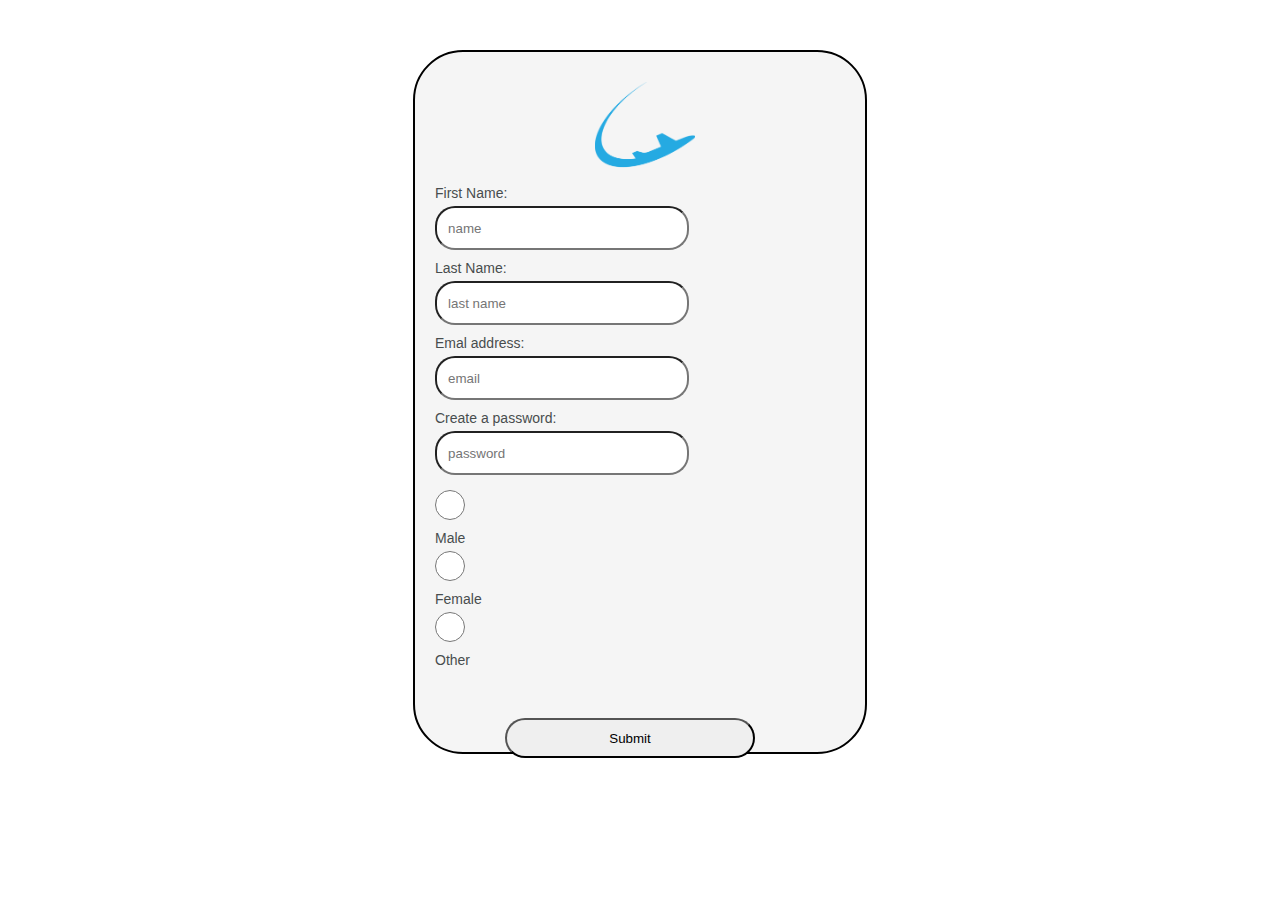
<file: sign/index.html>
<!DOCTYPE html>
<html lang="en">
<head>
    <meta charset="UTF-8">
    <meta name="viewport" content="width=device-width, initial-scale=1.0">
    <title>Sign up</title>
    <link rel="stylesheet" href="styles.css">
</head>
<body>
    <div class="box">
        <div class="logotype">
            <img src = "logo.png" id = "logo">
        </div>
        <form>
            First Name:<br>
            <input type = "text" name = "firstname" placeholder="   name" id = "name">
            Last Name:<br>
            <input type = "text" name = "lastname" placeholder="   last name" id = "lname">
            Emal address:
            <input type = "email" name = "email" placeholder="   email" id = "email">
            Create a password:
            <input type = "password" name = "password" placeholder="   password" id = "password">
            <input type="radio" name="gender" value="male" class = "male"> Male<br>
            <input type="radio" name="gender" value="female" class = "female"> Female<br>
            <input type="radio" name="gender" value="other" class= "other"> Other
            <input type = "submit" value="Submit" id = "submit">
            
        </form>
    </div>
</body>
</html>
</file>
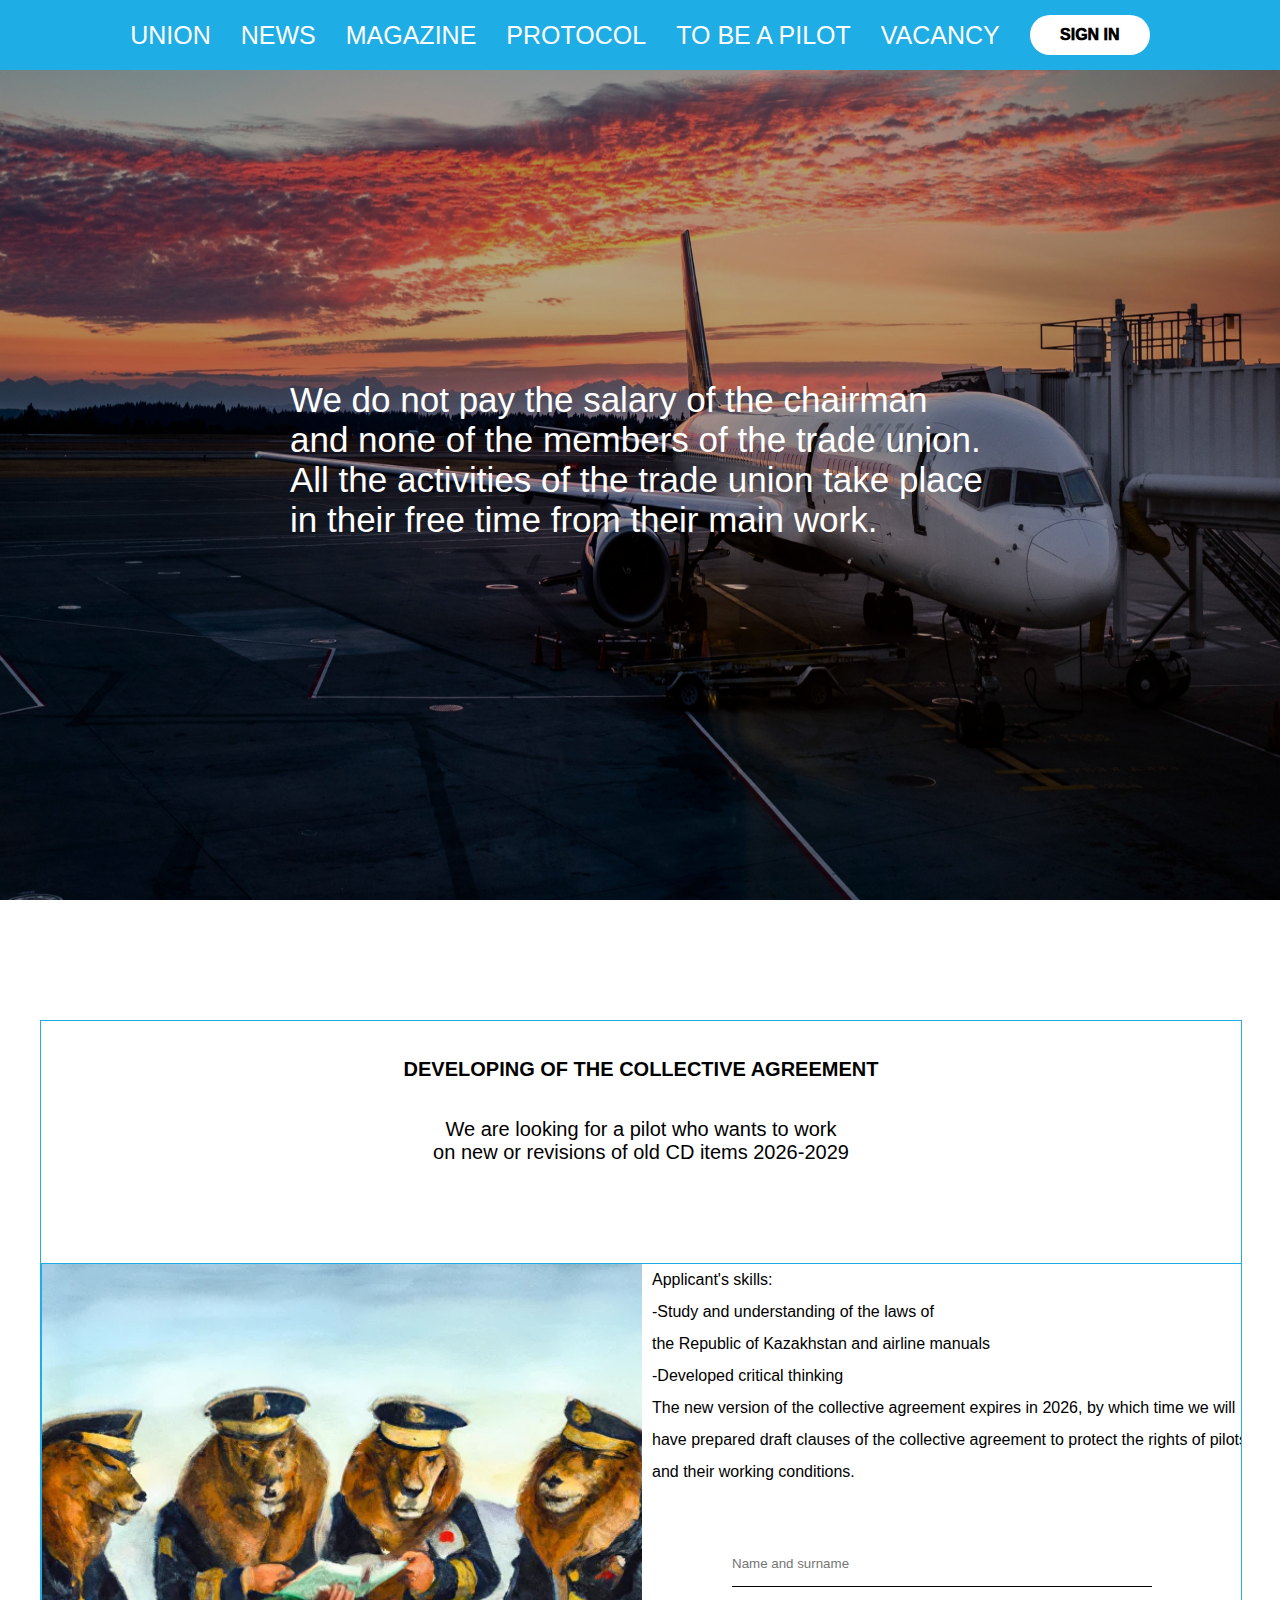
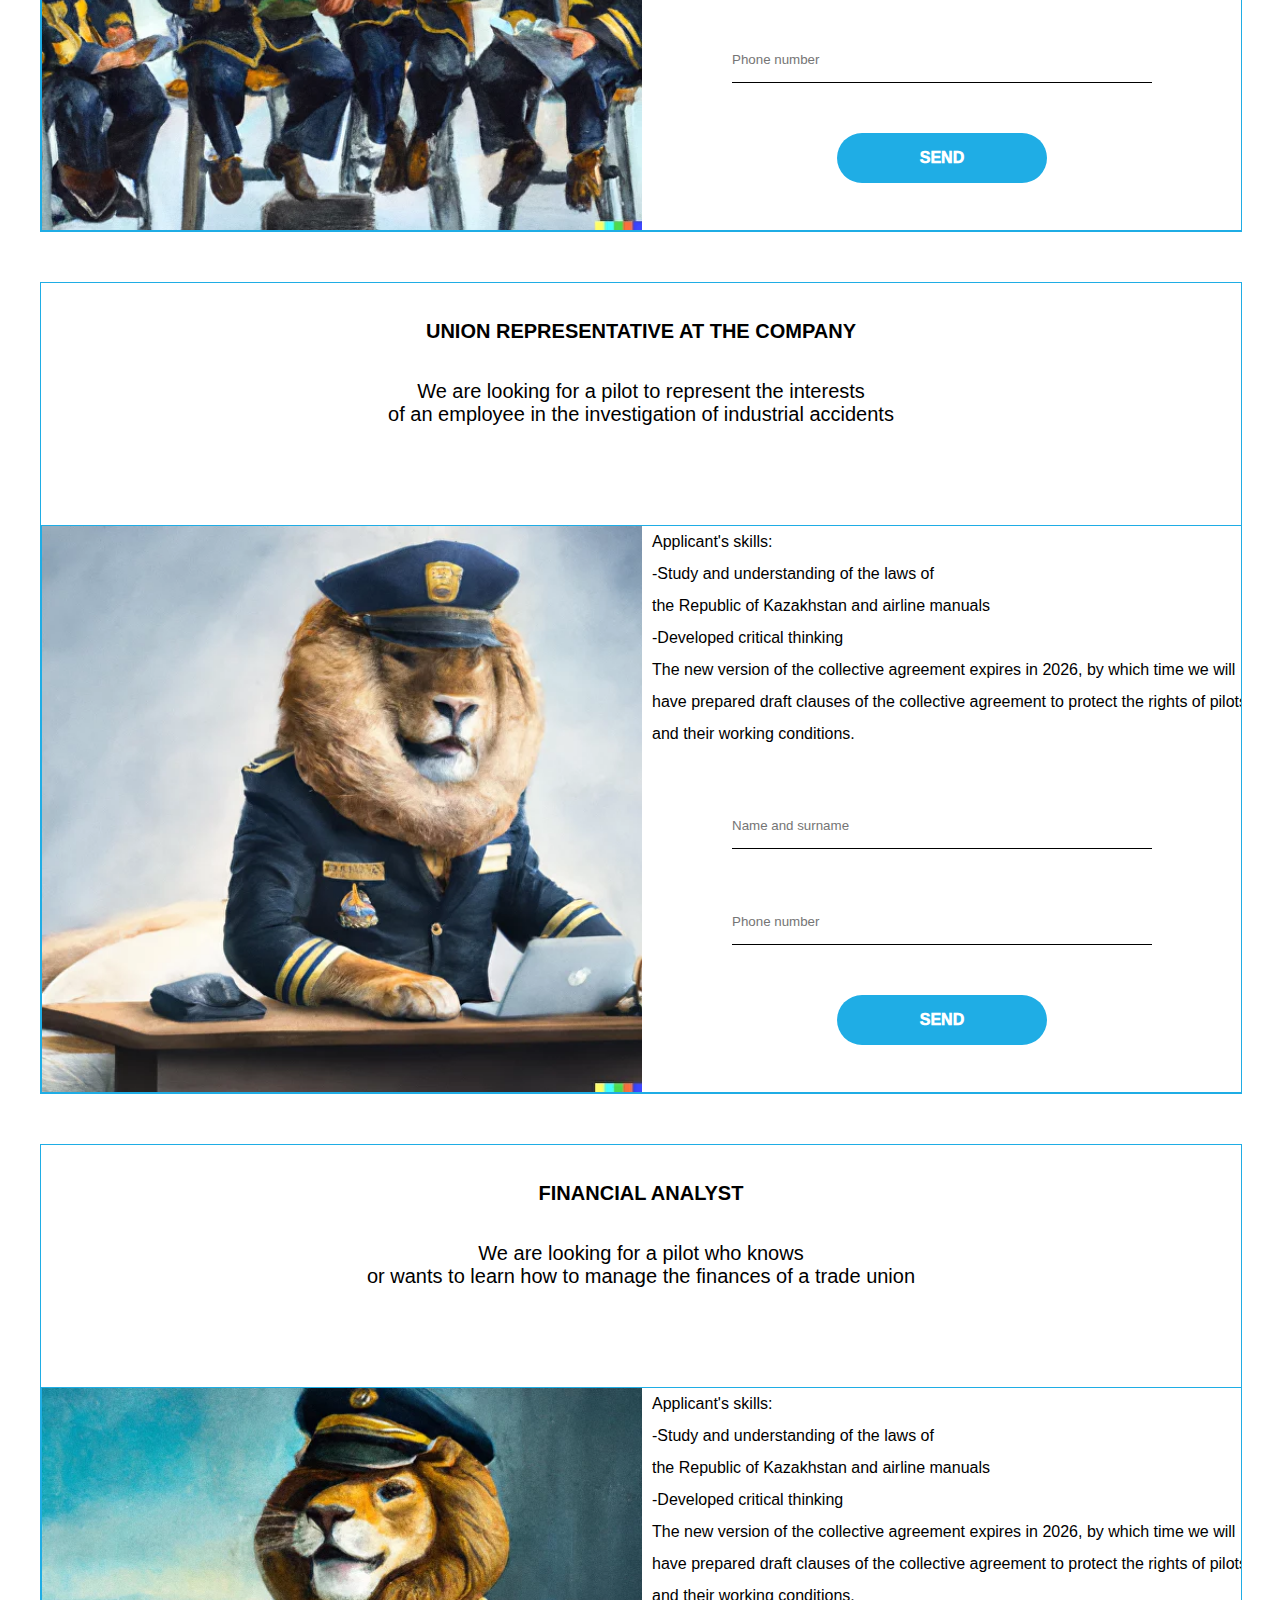
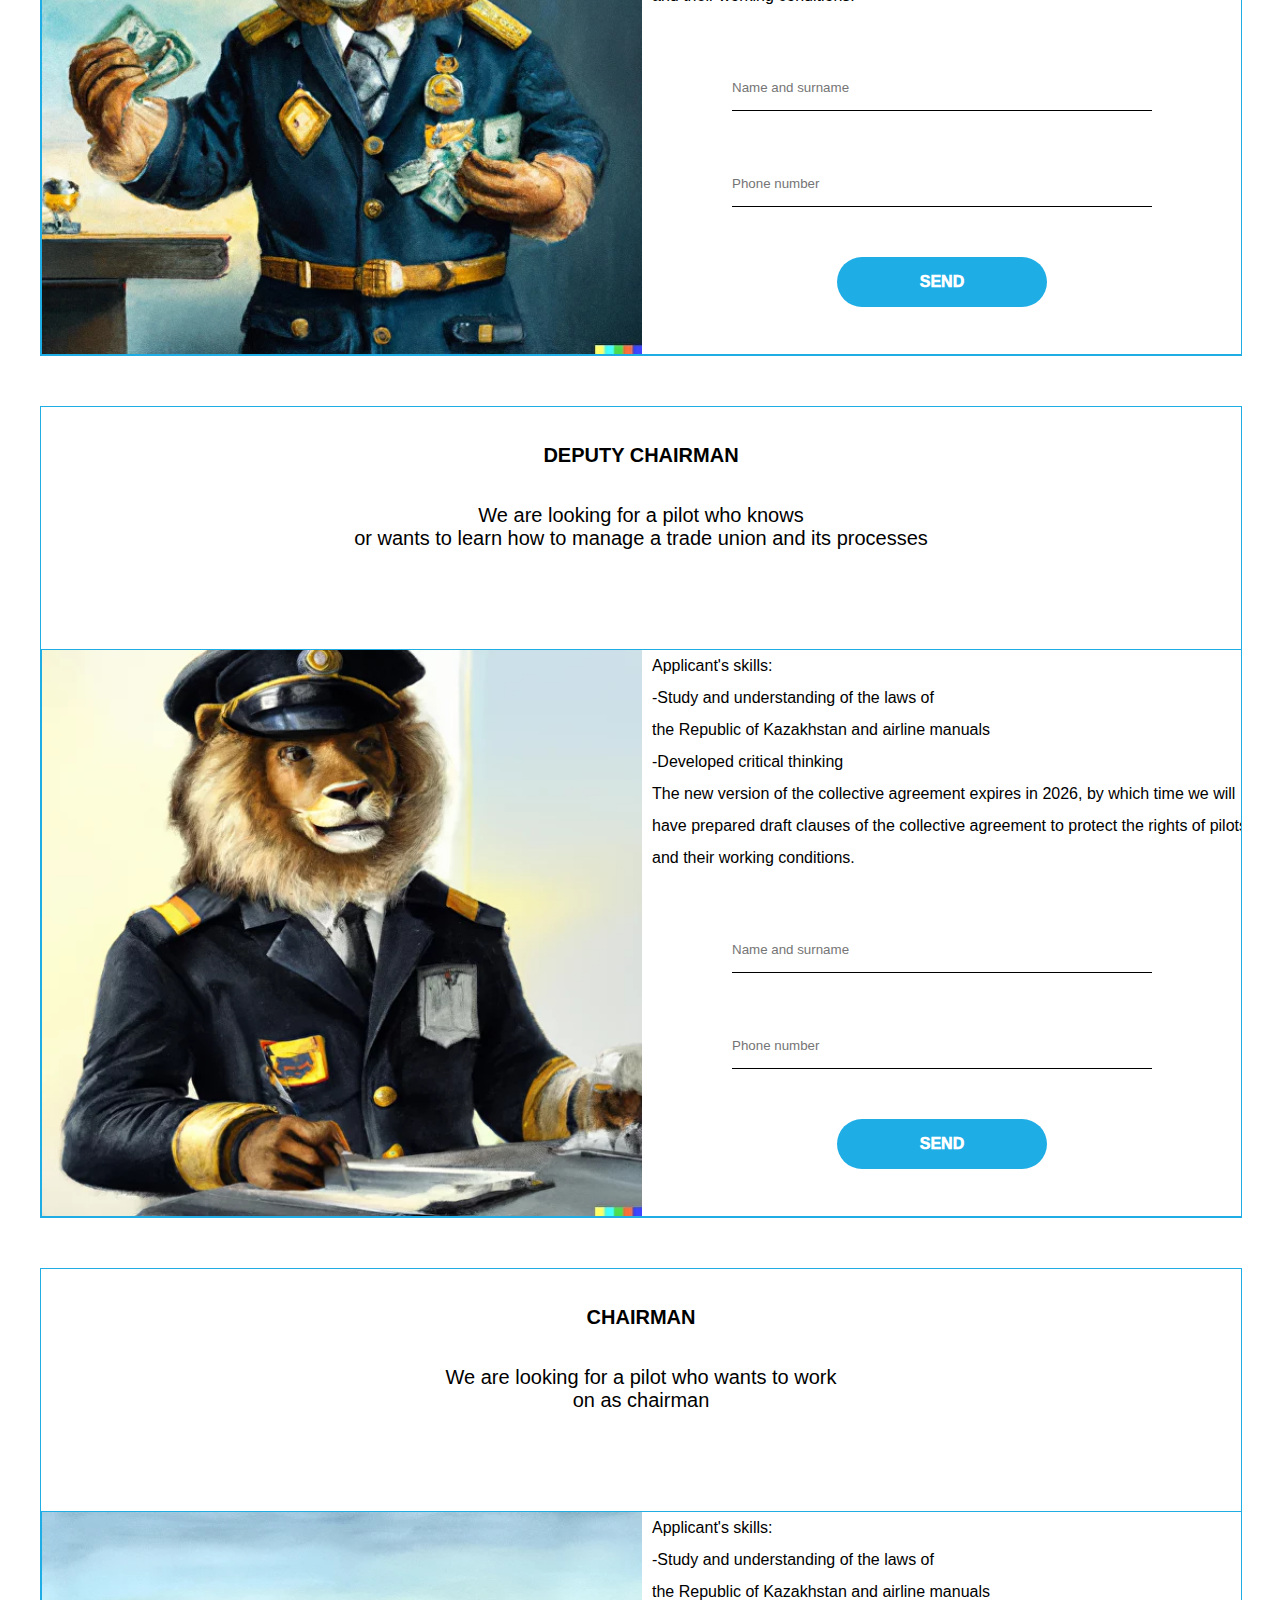
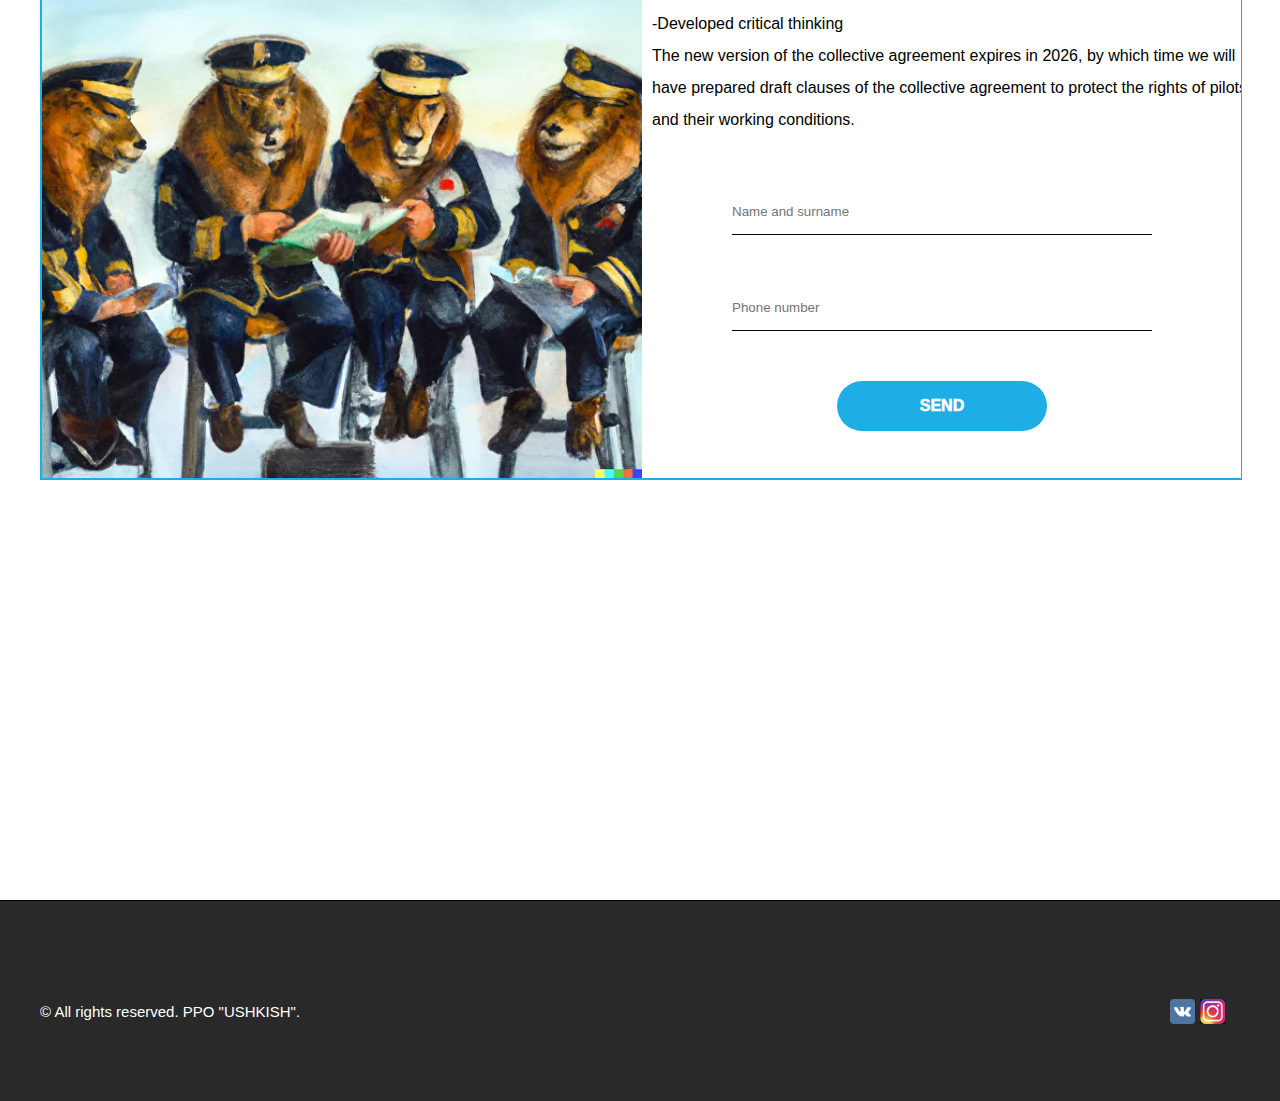
<file: vacancy/index.html>
<!DOCTYPE html>
<html lang="en">
<head>
    <meta charset="UTF-8">
    <meta name="viewport" content="width=device-width, initial-scale=1.0">
    <title>Document</title>
    <link rel="stylesheet" href="styles.css">
</head>
<body>
    <div class="header">
        <div class="container">
            <div class="navbar">
                <ul>
                    <li><a href="C:\Users\stron\Documents\GitHub\web_project\union\page2.html">UNION</a></li>
                    <li><a href="C:\Users\stron\Documents\GitHub\web_project\main\index.html">NEWS</a></li>
                    <li><a href="C:\Users\stron\Documents\GitHub\web_project\magazine\index.html">MAGAZINE</a></li>
                    <li><a href="C:\Users\stron\Documents\GitHub\web_project\protocols\index.html">PROTOCOL</a></li>
                    <li><a href="C:\Users\stron\Documents\GitHub\web_project\being pilot\index.html">TO BE A PILOT</a></li>
                    <li><a href="C:\Users\stron\Documents\GitHub\web_project\vacancy\index.html">VACANCY</a></li>
                </ul>
                <div class="sign-in">
                    <button><a id = "signbut" href = "C:\Users\stron\Documents\GitHub\web_project\sign\index.html">SIGN IN</a></button>
                </div>
            </div>
        </div>
    </div>
    <div class="main">
        <p>We do not pay the salary of the chairman and none of the members of the trade union. All the activities of the trade union take place in their free time from their main work.</p>
        <img src="main.jpg" alt="">
    </div>
    <div class="content">
        <div class="container">
            <div class="vacancy-cont">
                <div class="vacancy-top">
                    <div class="vac-title">
                        DEVELOPING OF THE COLLECTIVE AGREEMENT
                    </div>
                    <div class="vac-inf">
                        We are looking for a pilot who wants to work <br> on new or revisions of old CD items 2026-2029
                    </div>
                </div>
                <div class="vacancy-bot">
                    <div class="vac-img">
                        <img src="vac1.png" alt="">
                    </div>
                    <div class="vac-bot-inf">
                        <div class="inf-top">
                            Applicant's skills: <br>
                            -Study and understanding of the laws of <br> the Republic of Kazakhstan and airline manuals <br>
                            -Developed critical thinking <br>

                            The new version of the collective agreement expires in 2026, by which time we will have prepared draft clauses of the collective agreement to protect the rights of pilots and their working conditions.
                        </div>
                        <div class="inf-bot">
                            <input type="text" placeholder="Name and surname">
                            <input type="text" placeholder="Phone number">
                            <div class="send_button">
                                <button>SEND</button>
                            </div>
                        </div>
                    </div>
                </div>
            </div>
            <div class="vacancy-cont">
                <div class="vacancy-top">
                    <div class="vac-title">
                        UNION REPRESENTATIVE AT THE COMPANY
                    </div>
                    <div class="vac-inf">
                        We are looking for a pilot to represent the interests <br> of an employee in the investigation of industrial accidents
                    </div>
                </div>
                <div class="vacancy-bot">
                    <div class="vac-img">
                        <img src="vac2.png" alt="">
                    </div>
                    <div class="vac-bot-inf">
                        <div class="inf-top">
                            Applicant's skills: <br>
                            -Study and understanding of the laws of <br> the Republic of Kazakhstan and airline manuals <br>
                            -Developed critical thinking <br>

                            The new version of the collective agreement expires in 2026, by which time we will have prepared draft clauses of the collective agreement to protect the rights of pilots and their working conditions.
                        </div>
                        <div class="inf-bot">
                            <input type="text" placeholder="Name and surname">
                            <input type="text" placeholder="Phone number">
                            <div class="send_button">
                                <button>SEND</button>
                            </div>
                        </div>
                    </div>
                </div>
            </div>
            <div class="vacancy-cont">
                <div class="vacancy-top">
                    <div class="vac-title">
                        FINANCIAL ANALYST
                    </div>
                    <div class="vac-inf">
                        We are looking for a pilot who knows <br> or wants to learn how to manage the finances of a trade union
                    </div>
                </div>
                <div class="vacancy-bot">
                    <div class="vac-img">
                        <img src="vac3.png" alt="">
                    </div>
                    <div class="vac-bot-inf">
                        <div class="inf-top">
                            Applicant's skills: <br>
                            -Study and understanding of the laws of <br> the Republic of Kazakhstan and airline manuals <br>
                            -Developed critical thinking <br>

                            The new version of the collective agreement expires in 2026, by which time we will have prepared draft clauses of the collective agreement to protect the rights of pilots and their working conditions.
                        </div>
                        <div class="inf-bot">
                            <input type="text" placeholder="Name and surname">
                            <input type="text" placeholder="Phone number">
                            <div class="send_button">
                                <button>SEND</button>
                            </div>
                        </div>
                    </div>
                </div>
            </div>
            <div class="vacancy-cont">
                <div class="vacancy-top">
                    <div class="vac-title">
                        DEPUTY CHAIRMAN
                    </div>
                    <div class="vac-inf">
                        We are looking for a pilot who knows <br> or wants to learn how to manage a trade union and its processes
                    </div>
                </div>
                <div class="vacancy-bot">
                    <div class="vac-img">
                        <img src="vac4.png" alt="">
                    </div>
                    <div class="vac-bot-inf">
                        <div class="inf-top">
                            Applicant's skills: <br>
                            -Study and understanding of the laws of <br> the Republic of Kazakhstan and airline manuals <br>
                            -Developed critical thinking <br>

                            The new version of the collective agreement expires in 2026, by which time we will have prepared draft clauses of the collective agreement to protect the rights of pilots and their working conditions.
                        </div>
                        <div class="inf-bot">
                            <input type="text" placeholder="Name and surname">
                            <input type="text" placeholder="Phone number">
                            <div class="send_button">
                                <button>SEND</button>
                            </div>
                        </div>
                    </div>
                </div>
            </div>
            <div class="vacancy-cont">
                <div class="vacancy-top">
                    <div class="vac-title">
                        CHAIRMAN
                    </div>
                    <div class="vac-inf">
                        We are looking for a pilot who wants to work <br> on as chairman
                    </div>
                </div>
                <div class="vacancy-bot">
                    <div class="vac-img">
                        <img src="vac1.png" alt="">
                    </div>
                    <div class="vac-bot-inf">
                        <div class="inf-top">
                            Applicant's skills: <br>
                            -Study and understanding of the laws of <br> the Republic of Kazakhstan and airline manuals <br>
                            -Developed critical thinking <br>

                            The new version of the collective agreement expires in 2026, by which time we will have prepared draft clauses of the collective agreement to protect the rights of pilots and their working conditions.
                        </div>
                        <div class="inf-bot">
                            <input type="text" placeholder="Name and surname">
                            <input type="text" placeholder="Phone number">
                            <div class="send_button">
                                <button>SEND</button>
                            </div>
                        </div>
                    </div>
                </div>
            </div>
        </div>
    </div>
    <footer>
        <div class="container-footer">
            <div class="text">
                © All rights reserved. PPO "USHKISH".
            </div>
            <div class="socials">
                <a href = "https://instagram.com">
                    <img src = "inst.png" class = "instagram">
                </a>
                <a href = "https://vk.com">
                    <img src = "vk.png" class = "vk">
                </a>
            </div>
        </div>
    </footer>
</body>
</html>
</file>
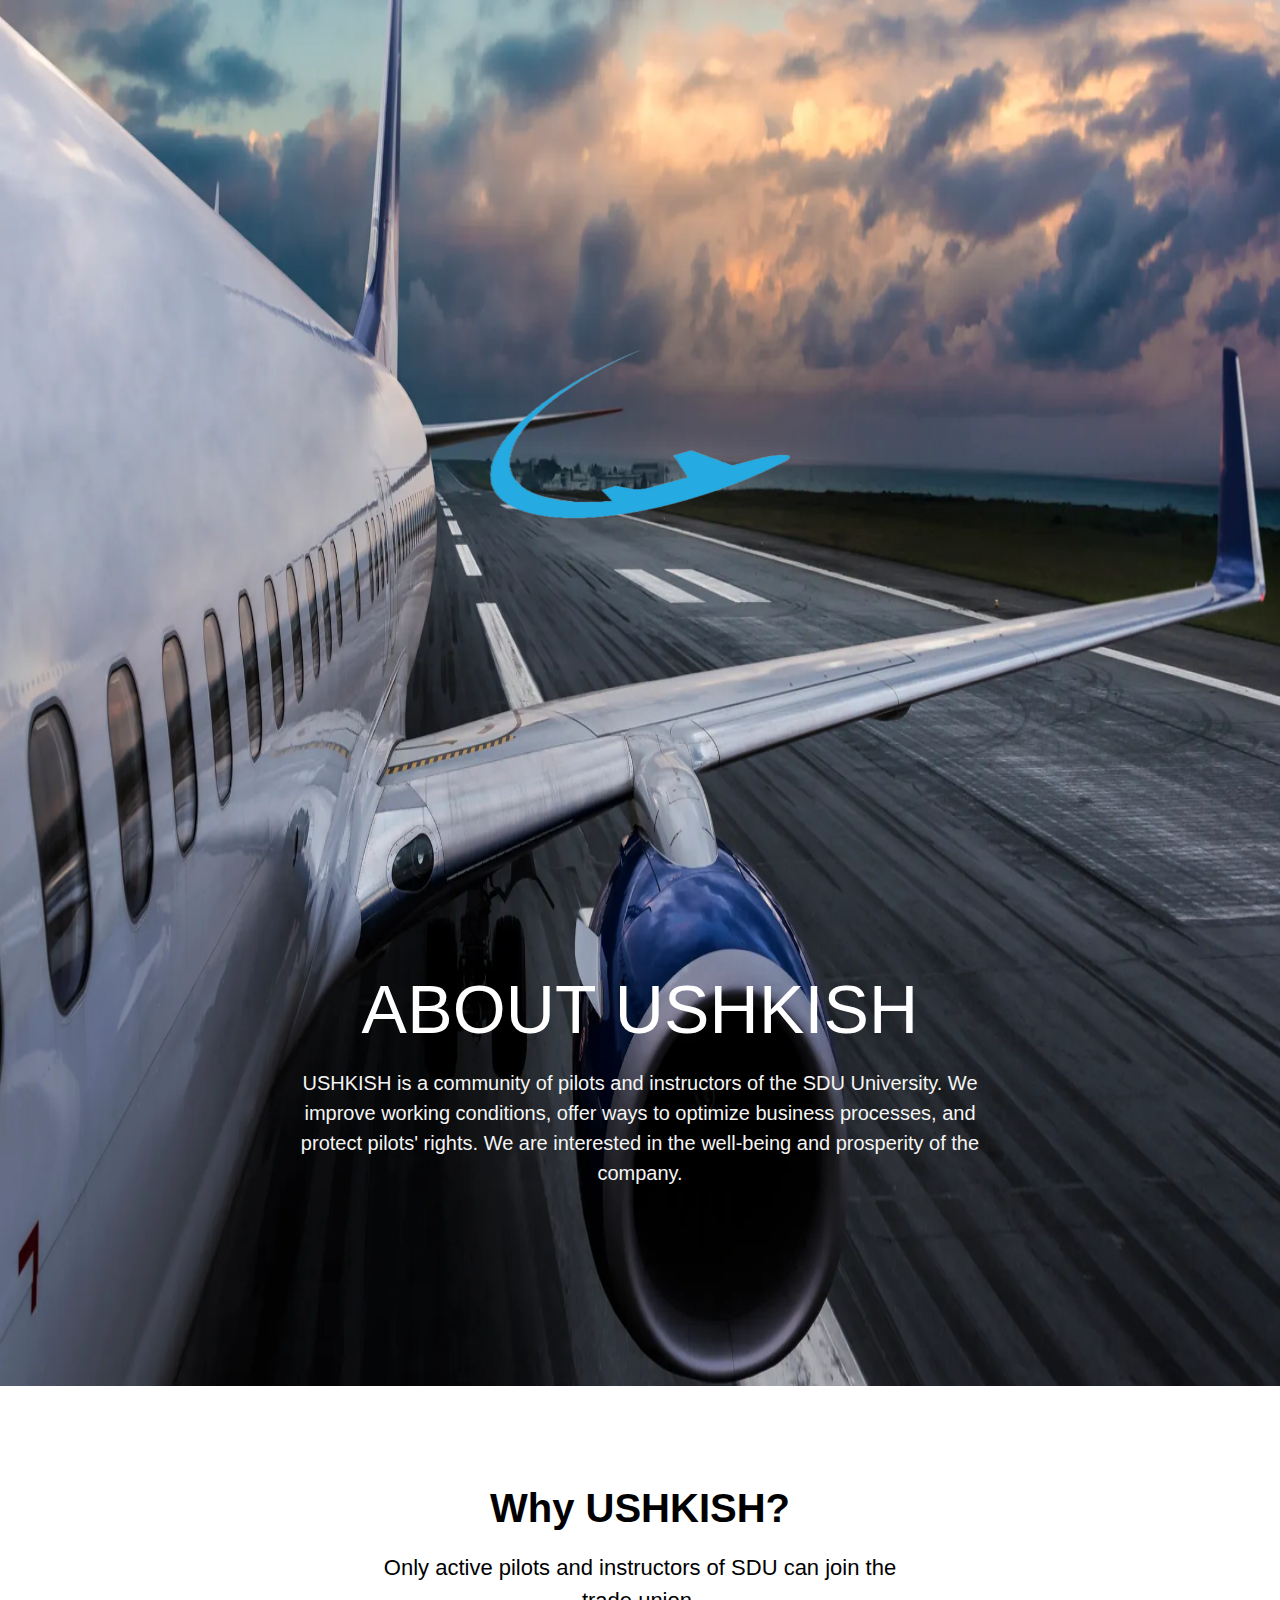
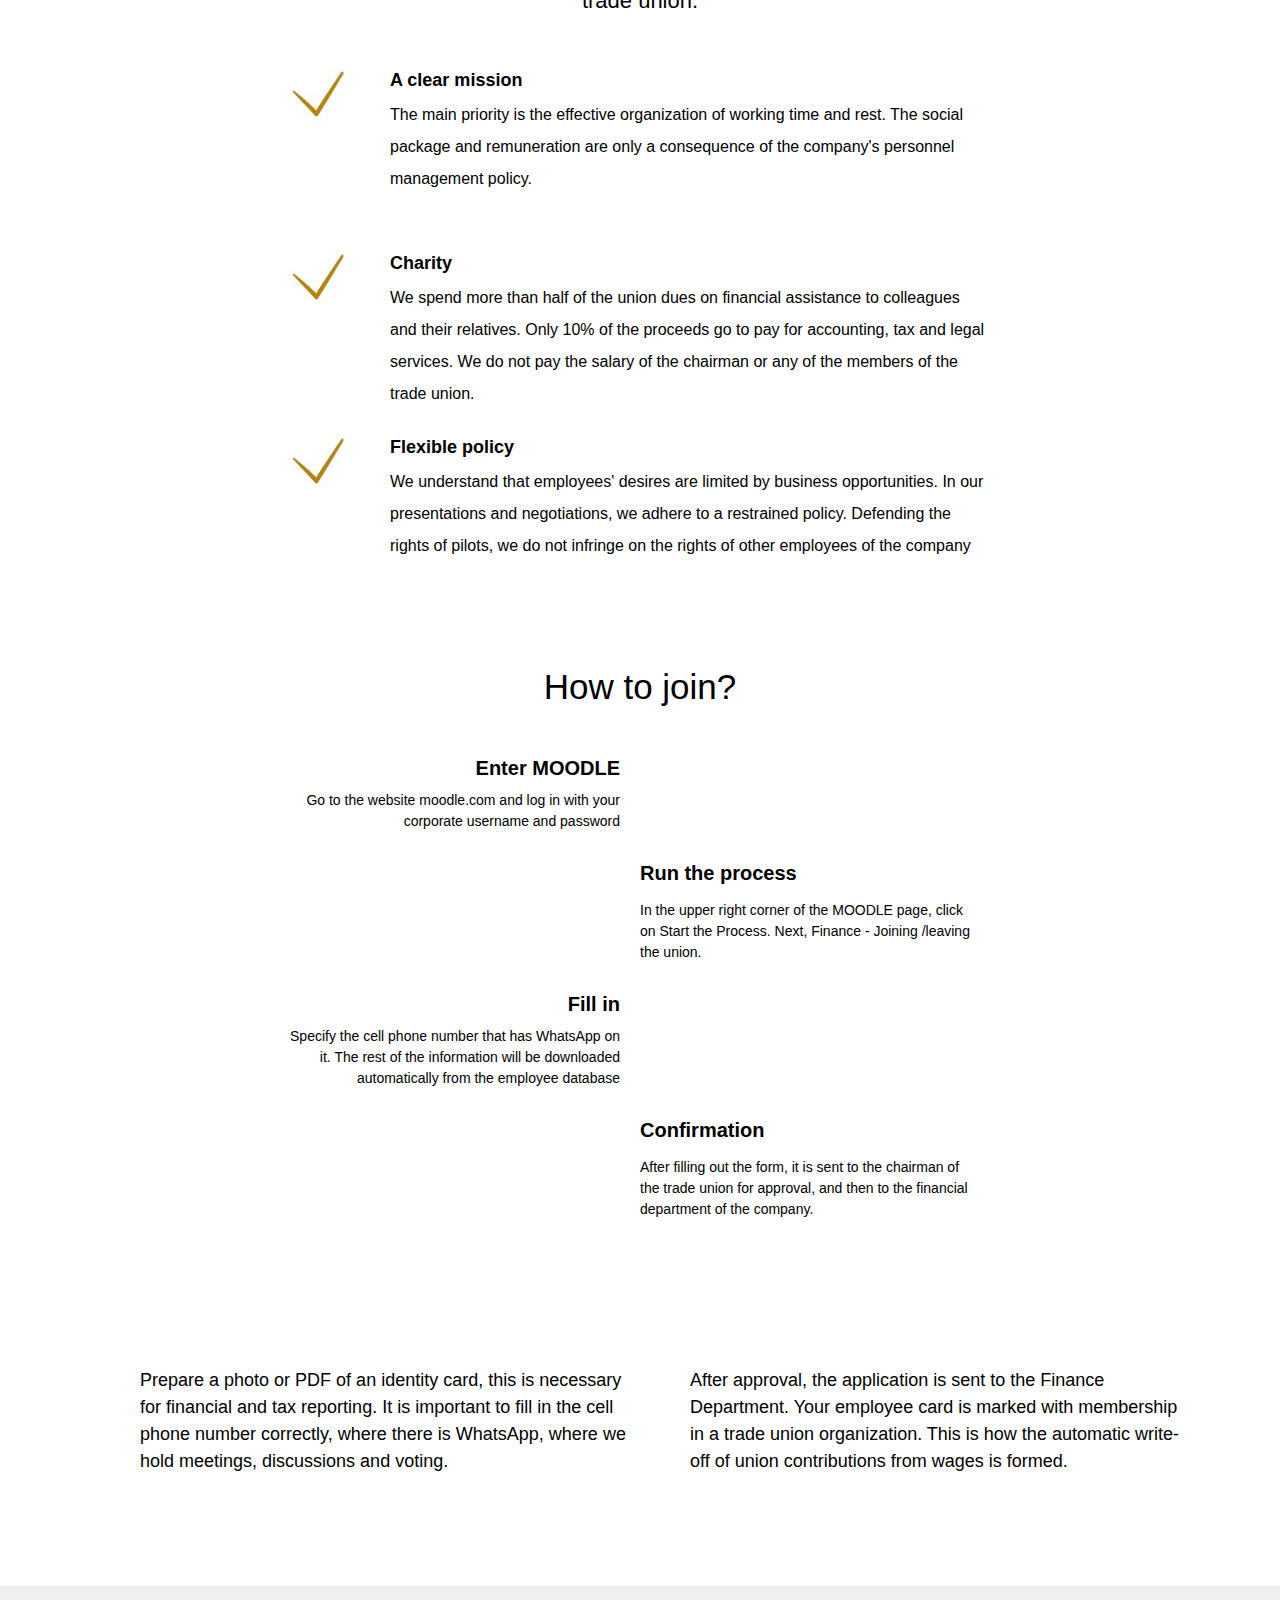
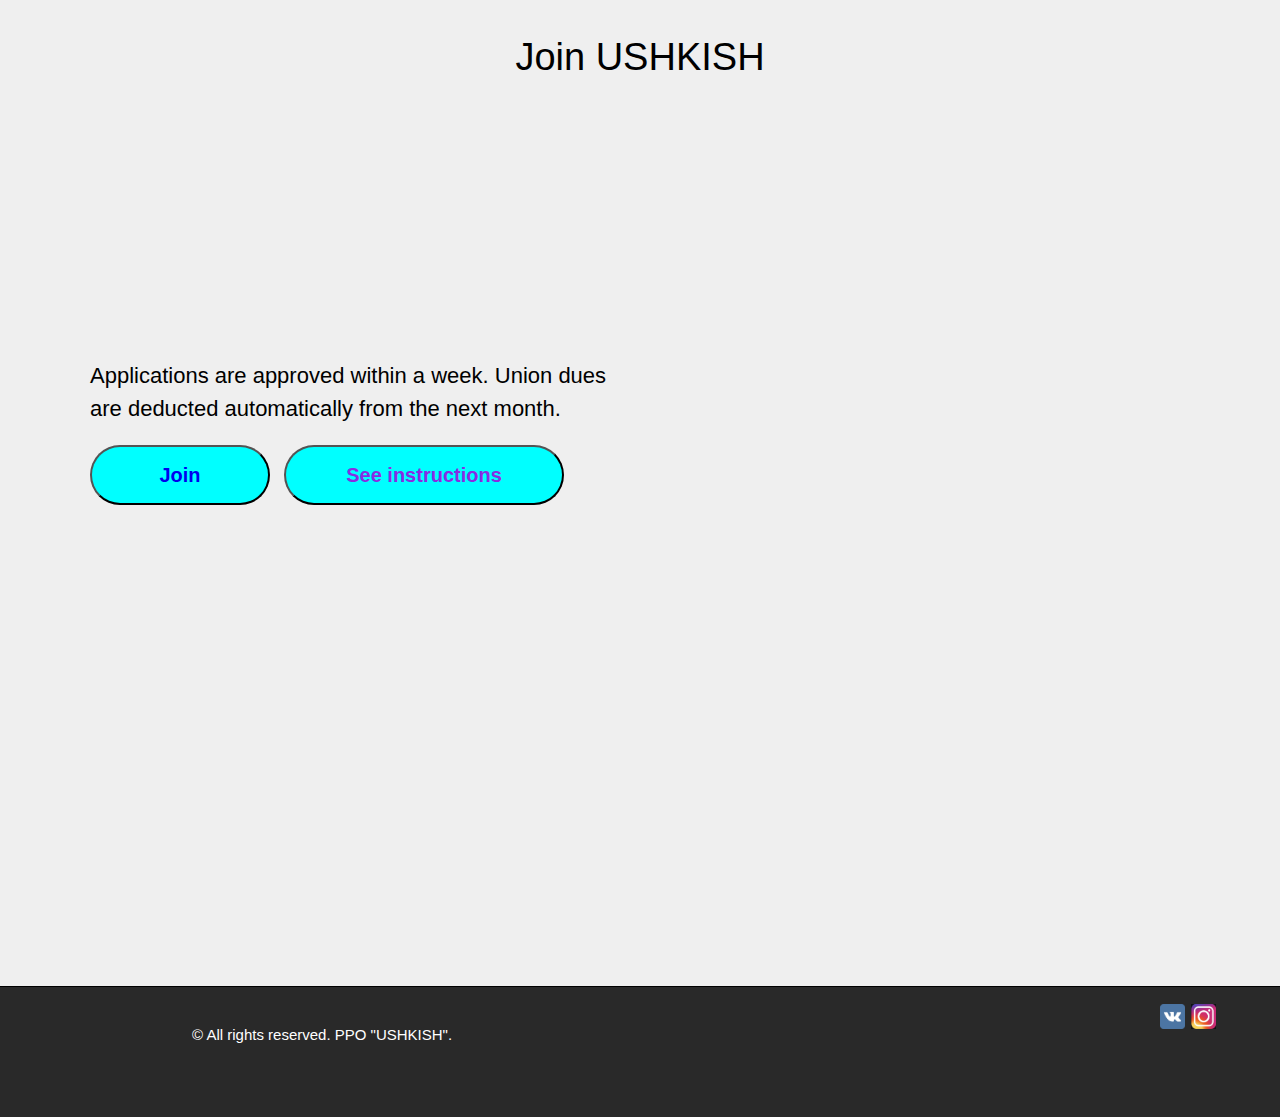
<file: page 2/page2.html>
<!DOCTYPE html>
<html>
    <head>
        <meta charset="UTF-8">
        <meta name="viewport" content="width=device-width">
        <link rel = "stylesheet" type = "text/css" href = "page2.css">
        <title>Union</title>
    </head>
    <body>

        <div class="wrapper">
            <div class="upper_photo">
                    <img src = "topphoto.jpg" id = "upper_photo">
                </div>
            <div class="container">
                <div class="logo">
                    <img src = "logo.png">
                </div>
                <div class="info_union">
                    <div class="info_union_top">
                        ABOUT USHKISH
                    </div>
                    <div class="info_union_bot">
                        USHKISH is a community of pilots and instructors of the SDU University. 
                        We improve working conditions, offer ways to optimize business processes, and protect pilots' rights. 
                        We are interested in the well-being and prosperity of the company.
                    </div>
                </div>
                <div class="why_info">
                    <div class="why">
                        Why USHKISH?
                        <h1>Only active pilots and instructors of SDU can join the trade union.</h1>
                    </div>
                    <div class="reasons">
                        <div class="reason_one">
                            <div>
                                <img src = "checkbox.jpg" id = "checkbox">
                            </div>
                            <div>
                                <h1>A clear mission</h1>
                            </div>
                            <div>
                                <h2><br>The main priority is the effective organization of working time and rest. 
                                    The social package and remuneration are only a consequence of 
                                    the company's personnel management policy.</h2>
                            </div>
                        </div>
                        <div class="reason_two">
                            <div>
                                <img src = "checkbox.jpg" id = "checkbox">
                            </div>
                            <div>
                                <h1>Charity</h1>
                            </div>
                            <div>
                                <h2><br>We spend more than half of the union dues on financial assistance to colleagues and their relatives. 
                                    Only 10% of the proceeds go to pay for accounting, tax and legal services. 
                                    We do not pay the salary of the chairman or any of the members of the trade union.</h2>
                            </div>
                        </div>
                        <div class="reason_three">
                            <div>
                                <img src = "checkbox.jpg" id = "checkbox">
                            </div>
                            <div>
                                <h1>Flexible policy</h1>
                            </div>
                            <div>
                                <h2><br>We understand that employees' desires are limited by business opportunities. 
                                    In our presentations and negotiations, we adhere to a restrained policy. 
                                    Defending the rights of pilots, we do not infringe 
                                    on the rights of other employees of the company</h2>
                            </div>
                        </div>
                    </div>
                </div>
                <div class="join_info">
                    <h1>How to join?</h1>
                    <div class="guide" id = "#guide">
                        <div class="guide_one">
                            Enter MOODLE
                            <h2>Go to the website moodle.com and log in with your corporate username and password</h2>
                        </div>
                        <div class="guide_two">
                            Run the process
                            <h2>In the upper right corner of the MOODLE page, click on Start the Process. 
                                Next, Finance - Joining /leaving the union.</h2>
                        </div>
                        <div class="guide_one">
                            Fill in
                            <h2>Specify the cell phone number that has WhatsApp on it. 
                                The rest of the information will be downloaded 
                                automatically from the employee database</h2>
                        </div>
                        <div class="guide_two">
                            Confirmation
                            <h2>After filling out the form, it is sent to the chairman of the trade union for approval, 
                                and then to the financial department of the company.</h2>
                        </div>
                    </div>
                </div>
                <div class="more_info">
                    <div class="more_one">
                        Prepare a photo or PDF of an identity card, this is necessary for financial and tax reporting. 
                        It is important to fill in the cell phone number correctly, where there is WhatsApp, where we hold meetings, 
                        discussions and voting.  
                    </div>
                    <div class="more_two">
                        After approval, the application is sent to the Finance Department. 
                        Your employee card is marked with membership in a trade union organization. 
                        This is how the automatic write-off of union contributions from wages is formed.
                    </div>
                </div>
            </div>
            <div class="join_us">
                <h1>Join USHKISH</h1>
                <div class="join_us_content">
                    <img id = "screen" src = "screen.jpg">
                    <div class="join_us_info">
                        Applications are approved within a week. Union dues are deducted automatically from the next month.
                    </div>
                    <button id = "join_but">
                        <a href = "https://moodle.sdu.edu.kz">Join</a>
                    </button>
                    <button id = "see_but">
                        See instructions
                    </button>
                    <script src = "page2.js">

                    </script>
                </div>
            </div>
        </div>
        <footer>
            <div class="text">
                © All rights reserved. PPO "USHKISH".
            </div>
            <div class="socials">
                <a href = "https://instagram.com">
                    <img src = "inst.png" class = "instagram">
                </a>
                <a href = "https://vk.com">
                    <img src = "vk.png" class = "vk">
                </a>
            </div>
        </footer>
    </body>
</html>
</file>
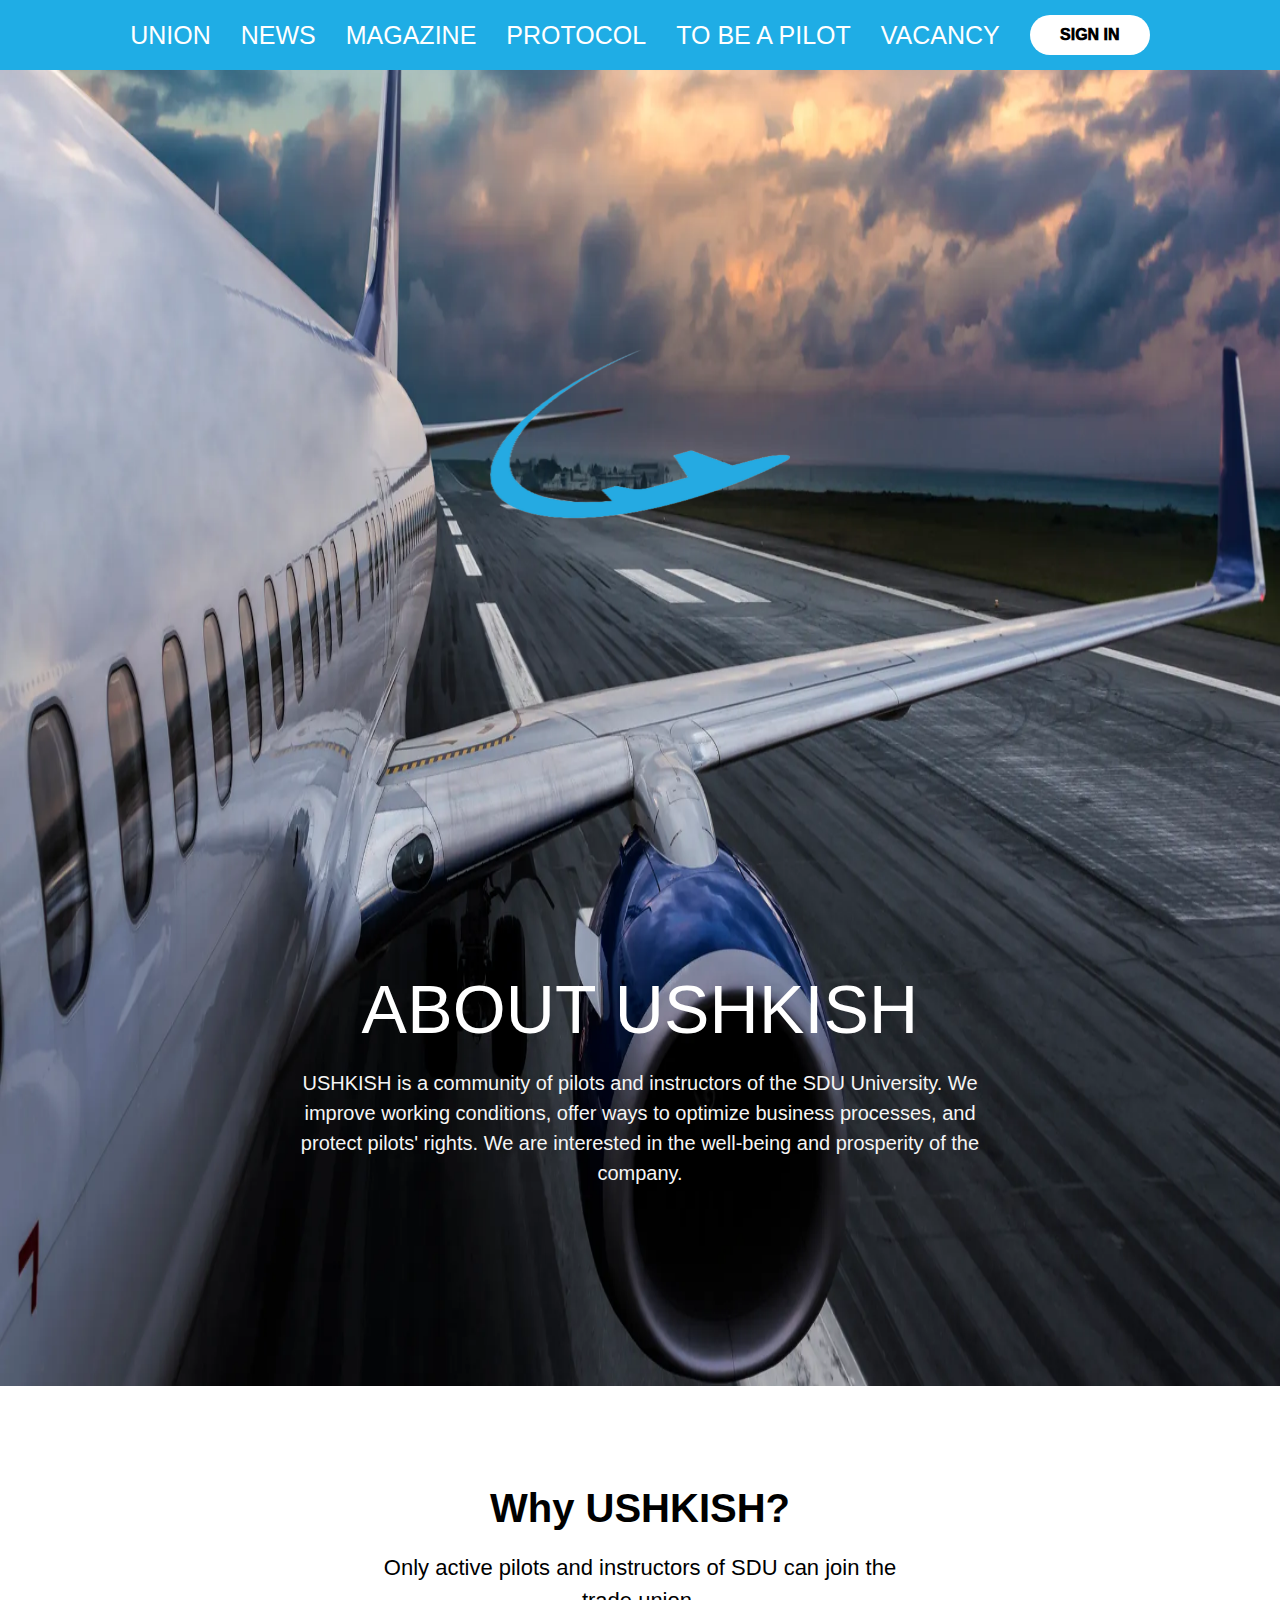
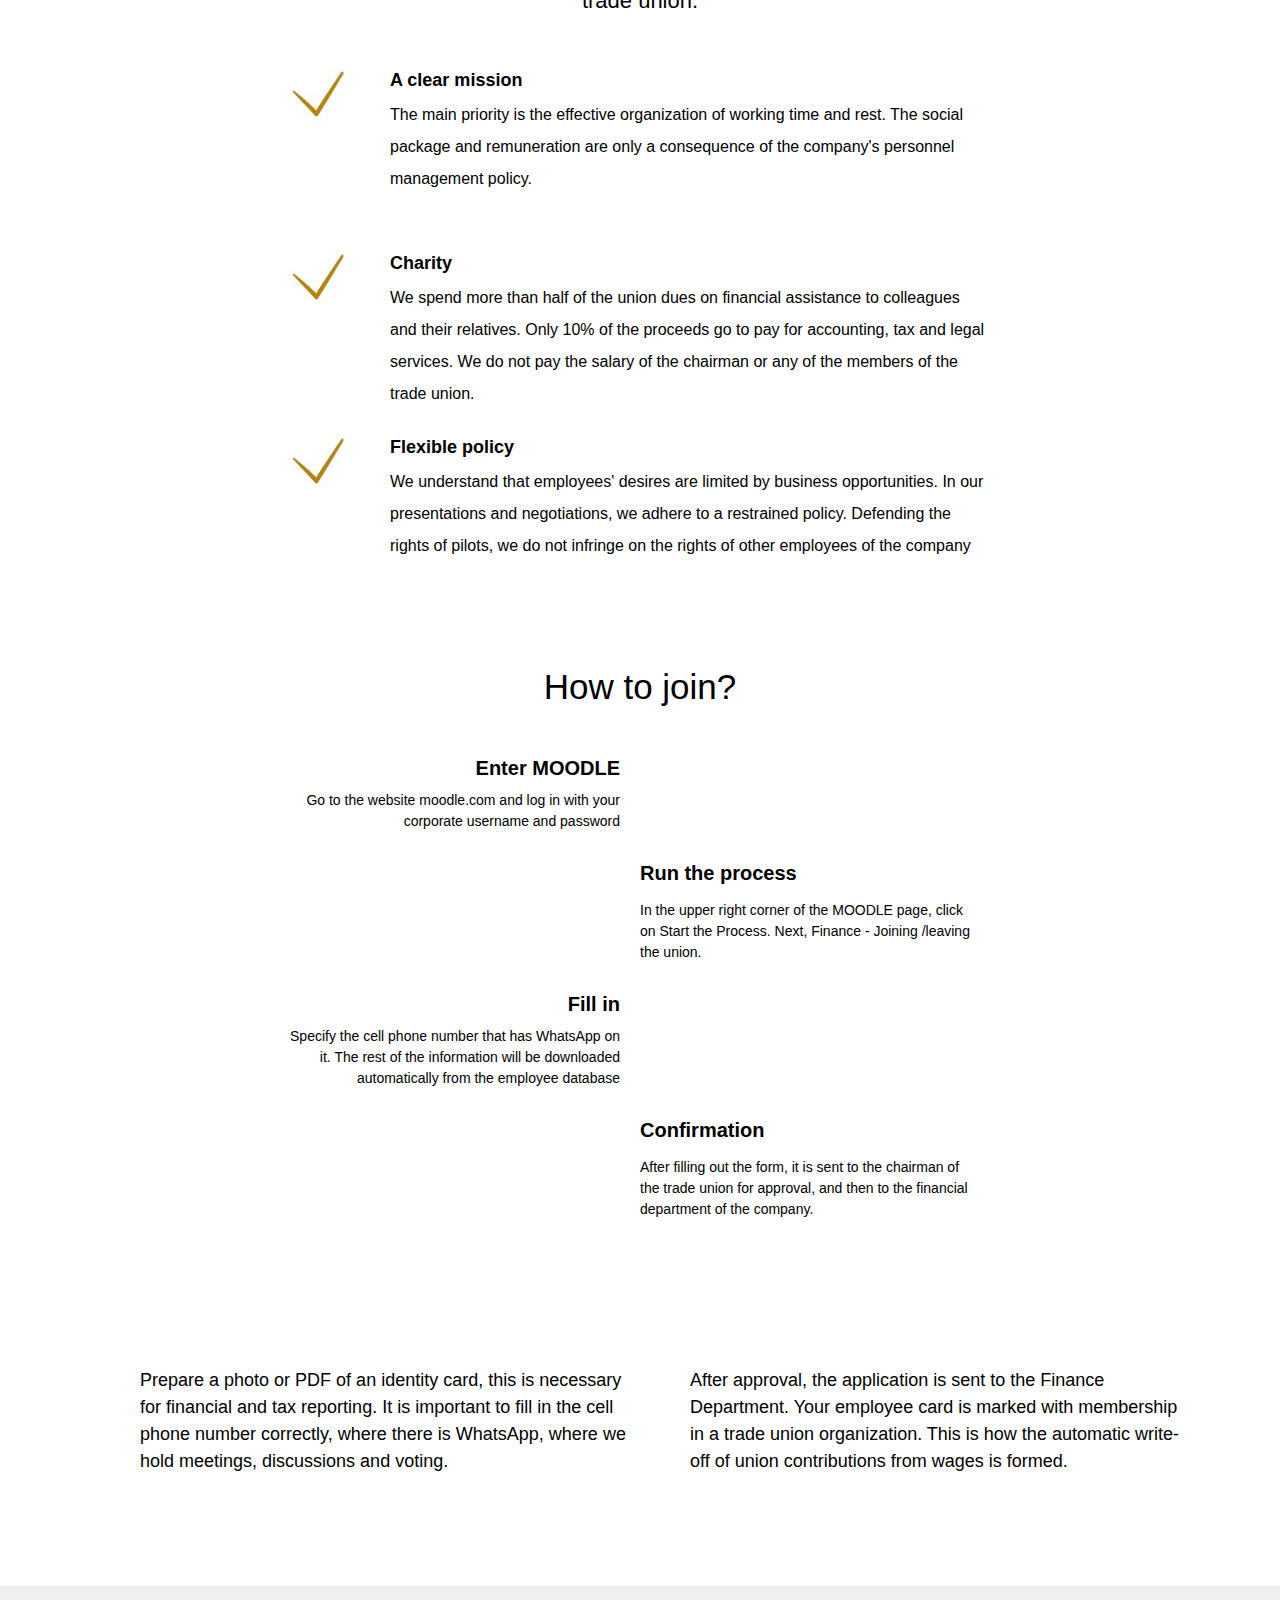
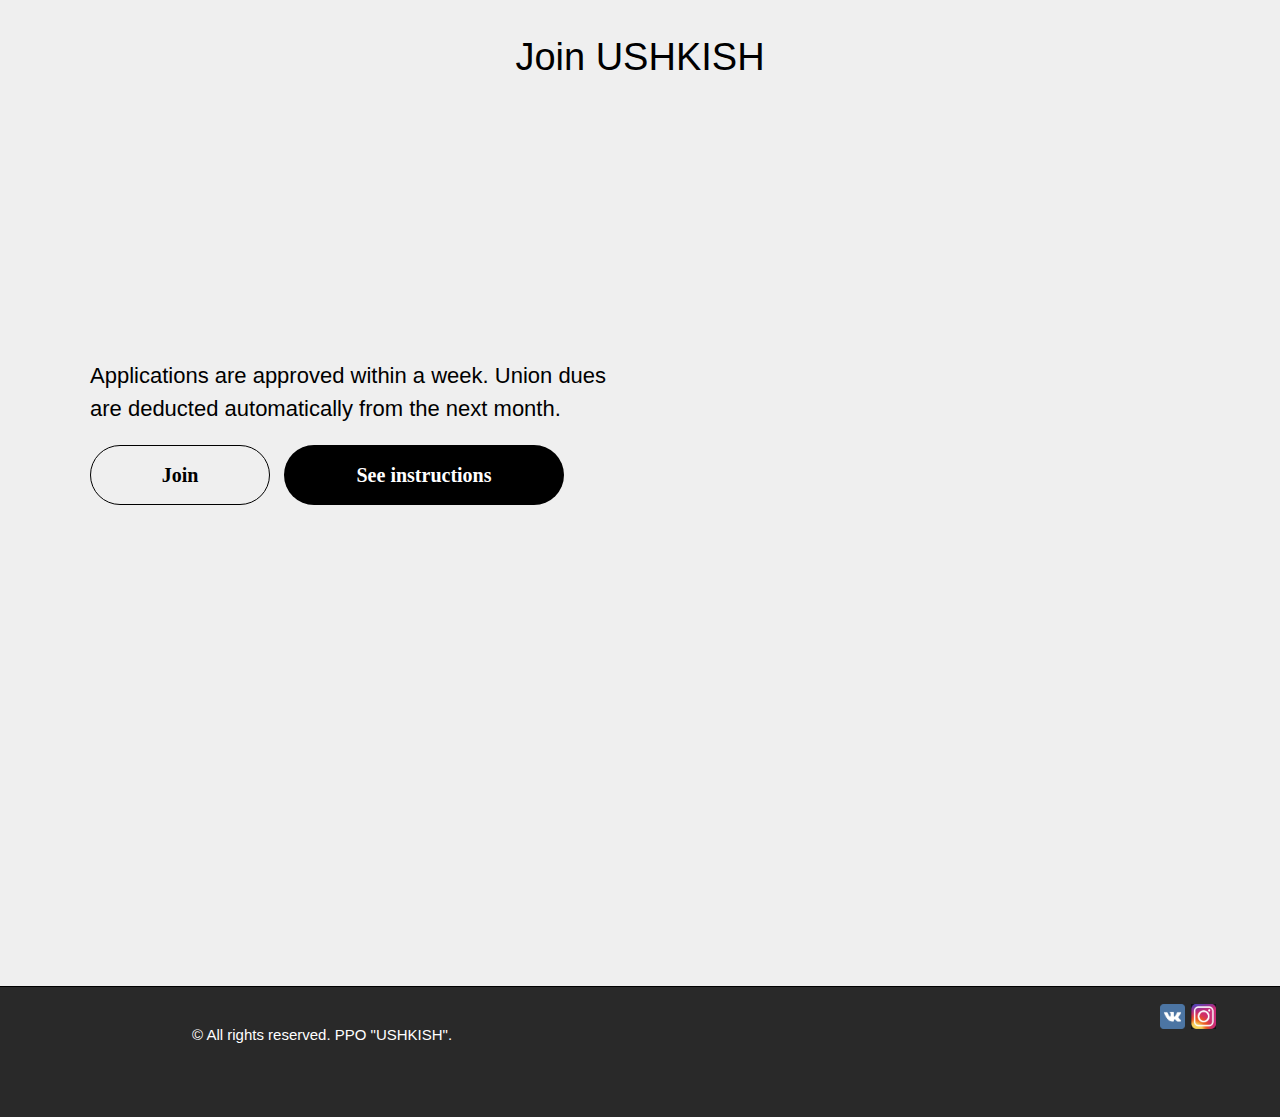
<file: union/page2.html>
<!DOCTYPE html>
<html>
    <head>
        <meta charset="UTF-8">
        <meta name="viewport" content="width=device-width, initial-scale=1.0">
        <link rel = "stylesheet" type = "text/css" href = "page2.css">
        <title>Union</title>
    </head>
    <body>
        <div class="header">
            <div class="container1">
                <div class="navbar">
                    <ul>
                        <li><a href="C:\Users\stron\Documents\GitHub\web_project\union\page2.html">UNION</a></li>
                    <li><a href="C:\Users\stron\Documents\GitHub\web_project\main\index.html">NEWS</a></li>
                    <li><a href="C:\Users\stron\Documents\GitHub\web_project\magazine\index.html">MAGAZINE</a></li>
                    <li><a href="C:\Users\stron\Documents\GitHub\web_project\protocols\index.html">PROTOCOL</a></li>
                    <li><a href="C:\Users\stron\Documents\GitHub\web_project\being pilot\index.html">TO BE A PILOT</a></li>
                    <li><a href="C:\Users\stron\Documents\GitHub\web_project\vacancy\index.html">VACANCY</a></li>
                    </ul>
                    <div class="sign-in">
                        <button><a id = "signbut" href = "C:\Users\stron\Documents\GitHub\web_project\sign\index.html">SIGN IN</a></button>
                    </div>
                </div>
            </div>
        </div>
        <div class="wrapper">
            <div class="upper_photo">
                    <img src = "topphoto.jpg" id = "upper_photo">
            </div>
            <div class="container">
                <div class="logo">
                    <img src = "logo.png">
                </div>
                <div class="info_union">
                    <div class="info_union_top">
                        ABOUT USHKISH
                    </div>
                    <div class="info_union_bot">
                        USHKISH is a community of pilots and instructors of the SDU University. 
                        We improve working conditions, offer ways to optimize business processes, and protect pilots' rights. 
                        We are interested in the well-being and prosperity of the company.
                    </div>
                </div>
                <div class="why_info">
                    <div class="why">
                        Why USHKISH?
                        <h1>Only active pilots and instructors of SDU can join the trade union.</h1>
                    </div>
                    <div class="reasons">
                        <div class="reason_one">
                            <div>
                                <img src = "checkbox.jpg" id = "checkbox">
                            </div>
                            <div>
                                <h1>A clear mission</h1>
                            </div>
                            <div>
                                <h2><br>The main priority is the effective organization of working time and rest. 
                                    The social package and remuneration are only a consequence of 
                                    the company's personnel management policy.</h2>
                            </div>
                        </div>
                        <div class="reason_two">
                            <div>
                                <img src = "checkbox.jpg" id = "checkbox">
                            </div>
                            <div>
                                <h1>Charity</h1>
                            </div>
                            <div>
                                <h2><br>We spend more than half of the union dues on financial assistance to colleagues and their relatives. 
                                    Only 10% of the proceeds go to pay for accounting, tax and legal services. 
                                    We do not pay the salary of the chairman or any of the members of the trade union.</h2>
                            </div>
                        </div>
                        <div class="reason_three">
                            <div>
                                <img src = "checkbox.jpg" id = "checkbox">
                            </div>
                            <div>
                                <h1>Flexible policy</h1>
                            </div>
                            <div>
                                <h2><br>We understand that employees' desires are limited by business opportunities. 
                                    In our presentations and negotiations, we adhere to a restrained policy. 
                                    Defending the rights of pilots, we do not infringe 
                                    on the rights of other employees of the company</h2>
                            </div>
                        </div>
                    </div>
                </div>
                <div class="join_info">
                    <h1>How to join?</h1>
                    <div class="guide" id = "#guide">
                        <div class="guide_one">
                            Enter MOODLE
                            <h2>Go to the website moodle.com and log in with your corporate username and password</h2>
                        </div>
                        <div class="guide_two">
                            Run the process
                            <h2>In the upper right corner of the MOODLE page, click on Start the Process. 
                                Next, Finance - Joining /leaving the union.</h2>
                        </div>
                        <div class="guide_one">
                            Fill in
                            <h2>Specify the cell phone number that has WhatsApp on it. 
                                The rest of the information will be downloaded 
                                automatically from the employee database</h2>
                        </div>
                        <div class="guide_two">
                            Confirmation
                            <h2>After filling out the form, it is sent to the chairman of the trade union for approval, 
                                and then to the financial department of the company.</h2>
                        </div>
                    </div>
                </div>
                <div class="more_info">
                    <div class="more_one">
                        Prepare a photo or PDF of an identity card, this is necessary for financial and tax reporting. 
                        It is important to fill in the cell phone number correctly, where there is WhatsApp, where we hold meetings, 
                        discussions and voting.  
                    </div>
                    <div class="more_two">
                        After approval, the application is sent to the Finance Department. 
                        Your employee card is marked with membership in a trade union organization. 
                        This is how the automatic write-off of union contributions from wages is formed.
                    </div>
                </div>
            </div>
            <div class="join_us">
                <h1>Join USHKISH</h1>
                <div class="join_us_content">
                    <img id = "screen" src = "screen.jpg">
                    <div class="join_us_info">
                        Applications are approved within a week. Union dues are deducted automatically from the next month.
                    </div>
                    <button id = "join_but">
                        <a href = "https://moodle.sdu.edu.kz">Join</a>
                    </button>
                    <button id = "see_but">
                        See instructions
                    </button>
                    <script src = "page2.js">

                    </script>
                </div>
            </div>
        </div>
        <footer>
            <div class="text">
                © All rights reserved. PPO "USHKISH".
            </div>
            <div class="socials">
                <a href = "https://instagram.com">
                    <img src = "inst.png" class = "instagram">
                </a>
                <a href = "https://vk.com">
                    <img src = "vk.png" class = "vk">
                </a>
            </div>
        </footer>
    </body>
</html>
</file>
<file: being pilot/styles.css>
*{
    margin: 0;
    padding: 0;
}
body{
    font-size: 16px;
    color: #484d4e;
    font-family: 'Gill Sans', 'Gill Sans MT', Calibri, 'Trebuchet MS', sans-serif;
}
.header{
    width: 100%;
    height: 70px;
    position: fixed;
    display: flex;
    justify-content: center;
    z-index: 1;
    background-color: #1FADE5;
}
#signbut{
    text-decoration: none;
    color: black;
    font-size: 16px;
    font-family: Verdana, Geneva, Tahoma, sans-serif;
}
.navbar{
    width: 100%;
    height: 100%;
    display: flex;
    justify-content: center;
    align-items: center;
}
ul {
    list-style: none; 
    margin: 0;
    padding-left: 0;
    display: flex;
    justify-content: center;
    align-items: center;
}
a{
    text-decoration: none;
    color: white;
    font-size: 25px;
    font-family: Verdana, Geneva, Tahoma, sans-serif;
}
li{
    float:left;
    margin-right:30px;
}
.sign-in{
    width: 120px;
    height: 40px;
    background-color: rgb(255, 255, 255);
    border-radius: 20px;
    color: #1FADE5
}
.container{
    width: 1200px;
    height: 100%;
}
button{
    width: 100%;
    height: 100%;
    border-radius: 30px;
    background: none;
	color: inherit;
	border: none;
	padding: 0;
	font: inherit;
	cursor: pointer;
	outline: inherit;
    font-weight: 1000;
}
#photo{
    position: absolute;
    overflow: hidden;
    margin: 0;
    height: 100%;
    width: 100%;
    opacity: 0.7;
}
.upper_photo{
    width: 100%;
    height: 100vh;
    background: #000000;
}
.main_content{
    width: 100%;
    height: 3000px;
}
.page_name{
    position: absolute;
    z-index: 0;
    left:15%;
    top:30%;
    width: 1000px;
    height: 400px;
    text-align: center;
}
.page_name h1{
    font-size: 25px;
    color: rgb(255, 255, 255);
    letter-spacing: .20px;
    font-weight: 300;
    font-family: 'FuturaPT',Arial,sans-serif;
}
.page_name h2{
    font-size: 55px;
    color: rgb(255, 255, 255);
    letter-spacing: .20px;
    line-height: 1.5;
    font-weight: 600;
    max-width: 800px;
    padding-left: 120px;
    padding-top: 30px;
    font-family: 'FuturaPT',Arial,sans-serif;
}
.top_buttons{
    padding-top: 40px;
    margin: 0 auto;
    display: flex;
    width: 500px;
}
.btn1{
    width: 240px;
    height: 60px;
    background-color: #1FADE5;
    color:white;
}
.btn2{
    margin-left: 10px;
    width: 240px;
    height: 60px;
    border: 2px solid white;
    color:white;
}
.btn1 a{
    font-size:15px;
}
.btn2 a{
    font-size: 15px;
}
.interests{
    width: 100%;
    height: 500px;
    background-color: #efefef;
    text-align: center;
}
.interests h2{
    margin: 0 auto;
    padding-top: 100px;
    font-size: 24px;
    max-width: 800px;
    font-weight: 200;
    color:black;
}
.socials2{
    margin-top: 50px;
    
}
.instagram2{
    width: 50px;
    height: 50px;
    border-radius: 15px;
    position: relative;
    margin-left: 5px;
}
.vk2{
    width: 50px;
    height: 50px;
}
.about_info{
    width: 100%;
    height: 1500px;

}
.about_project{
    margin: 0 auto;
    width: 600px;
    background-color: #fff;
    text-align: center;
}
.pilot{
    margin-top: 30px;
    width: 260px;
    height: 260px;
}
.about_project h1{
    margin-top: 30px;
    font-size: 34px;
    color:black;
    font-weight: 700;
}
.about_project h2{
    margin-top: 10px;
    font-size: 20px;
    color:black;
    font-weight: 200;
    line-height: 1.5;
}
.services{
    padding-top: 100px;
    text-align: center;
    max-width: 650px;
    margin: 0 auto;
    
}
.services h1{
    font-size: 34px;
    color:black;
    font-weight: 700;
}
.services h2{
    padding-top: 30px;
    font-size: 24px;
    color:black;
    font-weight: 300;
}
.icons{
    display: flex;
    margin: 0 auto;
    width: 1200px;
    margin-top: 40px;
    
}
.first_icon{
    display: flex;
    flex-direction: column;
    width: 400px;
    text-align: center;
}
.pilot2{
    width: 80px;
    height: 80px;
    margin: 0 auto;
}
.first_icon h1{
    font-size: 20px;
    color:black;
    margin-top: 10px;
    font-weight: 600;
}
.first_icon h2{
    font-size: 18px;
    color:black;
    margin-top: 10px;
    font-weight: 300;
}
.statistics{
    height: 100px;
    width:500px;
    text-align: center;
    margin: 0 auto;
    margin-top: 100px;
}
.statistics h1{
    font-size:36px;
    color:black;
    font-weight: 800;
}
.statistics h2{
    margin-top: 20px;
    font-size:24px;
    color:black;
    font-weight: 300;
    line-height: 1.5;
    max-width: 100%;
}
.diagrams{
    margin: 0 auto;
    display: flex;
    width:900px;
    height:300px;
    margin-top: 150px;
    text-align: center;
    font-family: 'FuturaPT',Arial,sans-serif;
}
.diag{
    border-radius: 50%;
}
.diag_one{
    margin-right: 150px;
}
.diag_one h1{
    margin-top: 20px;
    color:black;
    font-weight: 600;
    font-size:30px;
}
.diag_one h2{
    color:black;
    font-weight: 100;
    font-size:20px;
}
.second_chance{
    background-color: #efefef;
    width: 100%;
    height: 250px;
    text-align: center;
    font-family: 'FuturaPT',Arial,sans-serif;
    margin-top: 50px;
}
.second_chance h1{
    color:black;
    font-size:30px;
    font-weight: 500;
    padding-top: 50px;   
}
.second_chance h2{
    color:black;
    font-size:22px;
    font-weight: 100;
    padding-top: 30px;   
    max-width: 500px;
    margin: 0 auto;
    line-height: 1.5;
}
.more_info{
    width: 100%;
    height: 500px;
    font-family: 'FuturaPT',Arial,sans-serif;
    background-color: #fff;
    text-align: center;
}
.more_info h1{
    font-size: 35px;
    margin-top: 70px;
    color:black;
}
hr{
    color: black;
    width: 150px;
    margin: 0 auto;
    margin-top: 50px;
}
.more_info h2{
    color:black;
    max-width: 400px;
    margin: 0 auto;
    font-size: 20px;
    font-weight: 200;
    margin-top: 50px;
}
.more_button{
    margin-top: 100px;
    width: 400px;
    height: 80px;
    background-color: #1FADE5;
    border-radius: 0;
}
.more_button a{
    color:white;
    font-size: 30px;
}
footer{
    margin-top: 100px;
    width: 100%;
    height:200px;
    border-top: 1px solid;
    background-color: #292929;
    overflow: hidden;
    display: flex;
    align-items: center;
    justify-content: center;
}
.container-footer{
    width: 1200px;
    height: 100%;
    display: flex;
    align-items: center;
}
.text{
    margin-top: 20px;
    font-size: 15px;
    color:white;
    font-family: 'FuturaPT',Arial,sans-serif;
    position: relative;
 
}
.socials{
    margin-top: 20px;
    position: relative;
    left: 870px;
}
.instagram{
    width: 25px;
    height: 25px;
    float: right;
    position: relative;
    margin-left: 5px;
}
.vk{
    width: 25px;
    height: 25px;
    float: right;
    position: relative;
}
</file>
<file: magazine/styles.css>
*{
    margin: 0;
    padding: 0;
}
#signbut{
    text-decoration: none;
    color: black;
    font-size: 16px;
    font-family: Verdana, Geneva, Tahoma, sans-serif;
}
body{
    font-size: 16px;
    color: #000000;
    font-family: 'Segoe UI', Tahoma, Geneva, Verdana, sans-serif;
}
.header{
    width: 100%;
    height: 70px;
    position: fixed;
    display: flex;
    justify-content: center;
    z-index: 1;
    background-color: #1FADE5;
}
.navbar{
    width: 100%;
    height: 100%;
    display: flex;
    justify-content: center;
    align-items: center;
}
ul {
    list-style: none; 
    margin: 0;
    padding-left: 0;
    display: flex;
    justify-content: center;
    align-items: center;
}
a{
    text-decoration: none;
    color: white;
    font-size: 25px;
    font-family: Verdana, Geneva, Tahoma, sans-serif;
}
li{
    float:left;
    margin-right:30px;
}
.sign-in{
    width: 120px;
    height: 40px;
    background-color: rgb(255, 255, 255);
    border-radius: 20px;
    color: #1FADE5
}
.container{
    width: 1200px;
    height: 100%;
    
}
.content{
    position: relative;
    width: 100%;
    height: 3350px;
    display: flex;
    justify-content: center;
    top: 70px;
    background-color:#ffffff;
}
button{
    width: 100%;
    height: 100%;
    border-radius: 30px;
    background: none;
	color: inherit;
	border: none;
	padding: 0;
	font: inherit;
	cursor: pointer;
	outline: inherit;
    font-weight: 1000;
}
a{
    text-decoration: none;
}
.magazine-card{
    width: 100%;
    height: 1000px;
    margin-top: 100px;
    display: flex;
    flex-direction: column;
}
.title{
    margin-top: 70px;
    height: 70px;
    width: 100%;
    display: flex;
    justify-content: center;
    font-size: 30px;
}
.magazine-content{
    width: 100%;
    height: 860px;
    display: flex;
    margin-top: 50px;
}
.magazine-con{
    width: 50%;
    height: 100%;
    border: 1px solid;
    border-color: #1FADE5;
    display: flex;
    line-height: 35px;
    text-align: center;
    flex-direction: column
}
.mag-text{
    margin-top: 270px;
}
.magazine-con img{
    width: 100%;
    height: 100%;
}
.buttons{
    width: 100%;
    height: 150px;
    display: flex;
    text-align: center;
    align-items: center;
    justify-content: center;
}
.read-button{
    width: 200px;
    height: 70px;
    background-color: #1FADE5;
    border-radius: 20px;
    color: white;
}
footer{
    margin-top: 100px;
    width: 100%;
    height:200px;
    border-top: 1px solid;
    background-color: #292929;
    overflow: hidden;
    display: flex;
    align-items: center;
    justify-content: center;
}
.container-footer{
    width: 1200px;
    height: 100%;
    display: flex;
    align-items: center;
}
.text{
    margin-top: 20px;
    font-size: 15px;
    color:white;
    font-family: 'FuturaPT',Arial,sans-serif;
    position: relative;
 
}
.socials{
    margin-top: 20px;
    position: relative;
    left: 870px;
}
.instagram{
    width: 25px;
    height: 25px;
    float: right;
    position: relative;
    margin-left: 5px;
}
.vk{
    width: 25px;
    height: 25px;
    float: right;
    position: relative;
}
</file>
<file: main/styles.css>
*{
    margin: 0;
    padding: 0;
}
body{
    font-size: 16px;
    color: #484d4e;
    font-family: 'Gill Sans', 'Gill Sans MT', Calibri, 'Trebuchet MS', sans-serif;
}
.header{
    width: 100%;
    height: 70px;
    position: fixed;
    display: flex;
    justify-content: center;
    z-index: 1;
    background-color: #1FADE5;
}
.navbar{
    width: 100%;
    height: 100%;
    display: flex;
    justify-content: center;
    align-items: center;
}
ul {
    list-style: none; 
    margin: 0;
    padding-left: 0;
    display: flex;
    justify-content: center;
    align-items: center;
}
a{
    text-decoration: none;
    color: white;
    font-size: 25px;
    font-family: Verdana, Geneva, Tahoma, sans-serif;
}
li{
    float:left;
    margin-right:30px;
}
.sign-in{
    width: 120px;
    height: 40px;
    background-color: rgb(255, 255, 255);
    border-radius: 20px;
    color: #1FADE5
}
.container{
    width: 1200px;
    height: 100%;
    
}
.content{
    position: relative;
    width: 100%;
    height: 3200px;
    display: flex;
    justify-content: center;
    top: 70px;
}
.logo-div{
    width: 100%;
    height: 200px;
    display: flex;
    justify-content: center;
    background-color: #fff;
    margin-top: 70px;
}
.logo{
    height: 200px;
    width: 200px;
}
.logo img{
    width: 100%;
    height: 100%;
}
.title-div{
    margin-top: 50px;
    width: 100%;
    height: 200px;
}
.title_1{
    width: 100%;
    height: 100px;
    display: flex;
    align-items: center;
    justify-content: center;
    font-family: 'FuturaPT',Arial,sans-serif;
    font-size: 20px;
}
.title_2{
    width: 100%;
    height: 100px;
    display: flex;
    align-items: center;
    justify-content: center;
    font-size: 8px;
}
.buttons{
    width: 100%;
    height: 70px;
    margin-top: 70px;
    margin-bottom: 50px;
    display: flex;
    align-items: center;
    justify-content: center;
}
.join-button{
    width: 200px;
    height: 80%;
    border: 2px solid;
    background-color: rgb(255, 255, 255);
    margin-left: 30px;
    border-radius: 30px;
}
.anon-button{
    width: 250px;
    height: 80%;
    border: 2px solid;
    border-color: #fff;
    background-color: rgb(0, 0, 0);
    margin-left: 30px;
    border-radius: 30px;
    color: #fff;
}
button{
    width: 100%;
    height: 100%;
    border-radius: 30px;
    background: none;
	color: inherit;
	border: none;
	padding: 0;
	font: inherit;
	cursor: pointer;
	outline: inherit;
    font-weight: 1000;
}
.marquee-content{
    position: absolute;
    right: 0%;
    
    width: 100%;
    height: 70px;
    background-color: #1FADE5;
    display: flex;
    align-items: center;
    overflow: hidden;
}
.marquee{
    font-size: 20px;
    line-height: 1.3;
    font-family: sans-serif;
    padding: 24px 0;
    color: #fff;
    white-space: nowrap;
    animation: marquee 30s infinite linear;
}
.marquee::after{
    content: "WE ARE DEVELOPING AVIATION IN KAZAKHSTAN - WE ARE DEVELOPING AVIATION IN KAZAKHSTAN - WE ARE DEVELOPING AVIATION IN KAZAKHSTAN";
}
@keyframes marquee{
    0% {
        transform: translateX(0)
    }
    100% {
        transform: translateX(-50%)
    }
}
.news-title{
    width: 100%;
    height: 150px;
    margin-top: 150px;
}
.news-title h1{
    display: flex;
    align-items: center;
    justify-content: center;
    font-family: 'FuturaPT',Arial,sans-serif;
    font-size: 40px;
}
.news-title p{
    margin-top: 30px;
    display: flex;
    align-items: center;
    justify-content: center;
    font-size: 20px;
}
.news{
    width: 100%;
    height: 550px;
    display: flex;
    flex-direction: column;
    justify-content: center;
    align-items: center;
}
.news-card{
    width: 760px;
    height: 250px;
    margin: 20px;
    border-bottom: 1px solid;
    border-color: #818a8d;
    display: flex;
    align-items: center;
}
.news-card button{
    width: 100%;
    height: 100%;
}
.news-pic{
    padding: 0;
    margin: 0;
    width: 200px;
    height: 150px;
    overflow: hidden;
    border-radius: 10px;
}
.news-pic img{
    width: 100%;
    height: 100%;
}
.news-inf{
    margin-left: 30px;
    height: 150px;
    width: 500px;
}
.inf-title{
    width: 100%;
    height: 25px;
    font-family: 'FuturaPT',Arial,sans-serif;
    font-size: 22px;
}
.inf{
    display: flex;
    justify-content: center;
    flex-direction: column;
}
.inf p{
    margin:10px 0;
}
.title{
    margin-top: 100px;
    height: 500px;
    width: 100%;
    background-color: #F0F0F0;
    display: flex;
    align-items: center;
    justify-content: center;
}
.title-text{
    width: 760px;
    height: 60%;
    display: flex;
    align-items: center;
    justify-content: center;
    font-size: 30px;
}
.join-button-content{
    width: 100%;
    margin-top: 50px;
    height: 150px;
    display: flex;
    align-items: center;
    justify-content: center;
    
}
.join_button{
    width: 250px;
    height: 70px;
    border: 3px solid;
    border-color: black;
    color: black;
    display: flex;
    justify-content: center;
    align-items: center;
    font-size: 25px;
    
}
.line{
    width: 255px;
    height: 60px;
    border-bottom: 1px solid;
    border-color: #818a8d;
}
a{
    text-decoration: none;
}
.anonim-rep{
    width: 100%;
    height: 250px;
    display: flex;
    justify-content: center;
    align-items: center;
    flex-direction: column;
}
.rep_title{
    height: 100px;
    width: 500px;
    font-family: 'FuturaPT',Arial,sans-serif;
    font-size: 40px;
    display: flex;
    justify-content: center;
    align-items: center;
    color: black;
}
.rep_text{
    height: 150px;
    width: 500px;
    font-size: 22px;
    display: flex;
    justify-content: center;
    align-items: center;
    text-align: center
}
.rep-form-content{
    width: 100%;
    height: 600px;
    display: flex;
    justify-content: center;
    align-items: center;
}
.rep-form{
    width: 760px;
    height: 100%;
}
.form{
    margin: 20px 0;
    width: 100%;
    height: 100px;
    font-size: 18px;
}
.form-title{
    width: 100%;
    height: 35px;
    background-color: #fff;
}
input{
    height: 65px;
    width: 720px;
    border: 1px solid;
    outline:none;
    padding: 0 20px;
}
.button-form{
    width: 100%;
    height: 100px;
    font-size: 18px;
    display: flex;
    justify-content: center;
    align-items: center;
}
.button{
    width: 210px;
    height: 60px;
    background-color: #fff;
    background-color: black;
    color: white;
}
#signbut{
    text-decoration: none;
    color: black;
    font-size: 16px;
    font-family: Verdana, Geneva, Tahoma, sans-serif;
}
footer{
    margin-top: 100px;
    width: 100%;
    height:200px;
    border-top: 1px solid;
    background-color: #292929;
    overflow: hidden;
    display: flex;
    align-items: center;
    justify-content: center;
}
.container-footer{
    width: 1200px;
    height: 100%;
    display: flex;
    align-items: center;
}
.text{
    margin-top: 20px;
    font-size: 15px;
    color:white;
    font-family: 'FuturaPT',Arial,sans-serif;
    position: relative;
 
}
.socials{
    margin-top: 20px;
    position: relative;
    left: 870px;
}
.instagram{
    width: 25px;
    height: 25px;
    float: right;
    position: relative;
    margin-left: 5px;
}
.vk{
    width: 25px;
    height: 25px;
    float: right;
    position: relative;
}
#joinbut{
    color:black;
    font-size: 15px;
}
</file>
<file: page 1/styles.css>
*{
    margin: 0;
    padding: 0;
}
body{
    font-size: 16px;
    color: #484d4e;
    font-family: 'Gill Sans', 'Gill Sans MT', Calibri, 'Trebuchet MS', sans-serif;
}
.header{
    width: 100%;
    height: 70px;
    position: fixed;
    display: flex;
    justify-content: center;
    z-index: 1;
    background-color: #1FADE5;
}
.navbar{
    width: 100%;
    height: 100%;
    display: flex;
    justify-content: center;
    align-items: center;
}
ul {
    list-style: none; 
    margin: 0;
    padding-left: 0;
    display: flex;
    justify-content: center;
    align-items: center;
}
a{
    text-decoration: none;
    color: white;
    font-size: 25px;
    font-family: Verdana, Geneva, Tahoma, sans-serif;
}
li{
    float:left;
    margin-right:30px;
}
.sign-in{
    width: 120px;
    height: 40px;
    background-color: rgb(255, 255, 255);
    border-radius: 20px;
    color: #1FADE5
}
.container{
    width: 1200px;
    height: 100%;
    
}
.content{
    position: relative;
    width: 100%;
    height: 3200px;
    display: flex;
    justify-content: center;
    top: 70px;
}
.logo-div{
    width: 100%;
    height: 200px;
    display: flex;
    justify-content: center;
    background-color: #fff;
    margin-top: 70px;
}
.logo{
    height: 200px;
    width: 200px;
}
.logo img{
    width: 100%;
    height: 100%;
}
.title-div{
    margin-top: 50px;
    width: 100%;
    height: 200px;
}
.title_1{
    width: 100%;
    height: 100px;
    display: flex;
    align-items: center;
    justify-content: center;
    font-family: 'FuturaPT',Arial,sans-serif;
    font-size: 20px;
}
.title_2{
    width: 100%;
    height: 100px;
    display: flex;
    align-items: center;
    justify-content: center;
    font-size: 8px;
}
.buttons{
    width: 100%;
    height: 70px;
    margin-top: 70px;
    margin-bottom: 50px;
    display: flex;
    align-items: center;
    justify-content: center;
}
.join-button{
    width: 200px;
    height: 80%;
    border: 2px solid;
    background-color: rgb(255, 255, 255);
    margin-left: 30px;
    border-radius: 30px;
}
.anon-button{
    width: 250px;
    height: 80%;
    border: 2px solid;
    border-color: #fff;
    background-color: rgb(0, 0, 0);
    margin-left: 30px;
    border-radius: 30px;
    color: #fff;
}
button{
    width: 100%;
    height: 100%;
    border-radius: 30px;
    background: none;
	color: inherit;
	border: none;
	padding: 0;
	font: inherit;
	cursor: pointer;
	outline: inherit;
    font-weight: 1000;
}
.marquee-content{
    position: absolute;
    right: 0%;
    
    width: 100%;
    height: 70px;
    background-color: #1FADE5;
    display: flex;
    align-items: center;
    overflow: hidden;
}
.marquee{
    font-size: 20px;
    line-height: 1.3;
    font-family: sans-serif;
    padding: 24px 0;
    color: #fff;
    white-space: nowrap;
    animation: marquee 30s infinite linear;
}
.marquee::after{
    content: "WE ARE DEVELOPING AVIATION IN KAZAKHSTAN - WE ARE DEVELOPING AVIATION IN KAZAKHSTAN - WE ARE DEVELOPING AVIATION IN KAZAKHSTAN";
}
@keyframes marquee{
    0% {
        transform: translateX(0)
    }
    100% {
        transform: translateX(-50%)
    }
}
.news-title{
    width: 100%;
    height: 150px;
    margin-top: 150px;
}
.news-title h1{
    display: flex;
    align-items: center;
    justify-content: center;
    font-family: 'FuturaPT',Arial,sans-serif;
    font-size: 40px;
}
.news-title p{
    margin-top: 30px;
    display: flex;
    align-items: center;
    justify-content: center;
    font-size: 20px;
}
.news{
    width: 100%;
    height: 550px;
    display: flex;
    flex-direction: column;
    justify-content: center;
    align-items: center;
}
.news-card{
    width: 760px;
    height: 250px;
    margin: 20px;
    border-bottom: 1px solid;
    border-color: #818a8d;
    display: flex;
    align-items: center;
}
.news-card button{
    width: 100%;
    height: 100%;
}
.news-pic{
    padding: 0;
    margin: 0;
    width: 200px;
    height: 150px;
    overflow: hidden;
    border-radius: 10px;
}
.news-pic img{
    width: 100%;
    height: 100%;
}
.news-inf{
    margin-left: 30px;
    height: 150px;
    width: 500px;
}
.inf-title{
    width: 100%;
    height: 25px;
    font-family: 'FuturaPT',Arial,sans-serif;
    font-size: 22px;
}
.inf{
    display: flex;
    justify-content: center;
    flex-direction: column;
}
.inf p{
    margin:10px 0;
}
.title{
    margin-top: 100px;
    height: 500px;
    width: 100%;
    background-color: #F0F0F0;
    display: flex;
    align-items: center;
    justify-content: center;
}
.title-text{
    width: 760px;
    height: 60%;
    display: flex;
    align-items: center;
    justify-content: center;
    font-size: 30px;
}
.join-button-content{
    width: 100%;
    margin-top: 50px;
    height: 150px;
    display: flex;
    align-items: center;
    justify-content: center;
    
}
.join_button{
    width: 250px;
    height: 70px;
    border: 3px solid;
    border-color: black;
    color: black;
    display: flex;
    justify-content: center;
    align-items: center;
    font-size: 25px;
    
}
.line{
    width: 255px;
    height: 60px;
    border-bottom: 1px solid;
    border-color: #818a8d;
}
a{
    text-decoration: none;
}
.anonim-rep{
    width: 100%;
    height: 250px;
    display: flex;
    justify-content: center;
    align-items: center;
    flex-direction: column;
}
.rep_title{
    height: 100px;
    width: 500px;
    font-family: 'FuturaPT',Arial,sans-serif;
    font-size: 40px;
    display: flex;
    justify-content: center;
    align-items: center;
    color: black;
}
.rep_text{
    height: 150px;
    width: 500px;
    font-size: 22px;
    display: flex;
    justify-content: center;
    align-items: center;
    text-align: center
}
.rep-form-content{
    width: 100%;
    height: 600px;
    display: flex;
    justify-content: center;
    align-items: center;
}
.rep-form{
    width: 760px;
    height: 100%;
}
.form{
    margin: 20px 0;
    width: 100%;
    height: 100px;
    font-size: 18px;
}
.form-title{
    width: 100%;
    height: 35px;
    background-color: #fff;
}
input{
    height: 65px;
    width: 720px;
    border: 1px solid;
    outline:none;
    padding: 0 20px;
}
.button-form{
    width: 100%;
    height: 100px;
    font-size: 18px;
    display: flex;
    justify-content: center;
    align-items: center;
}
.button{
    width: 210px;
    height: 60px;
    background-color: #fff;
    background-color: black;
    color: white;
}
footer{
    margin-top: 100px;
    width: 100%;
    height:200px;
    border-top: 1px solid;
    background-color: #292929;
    overflow: hidden;
    display: flex;
    align-items: center;
    justify-content: center;
}
.container-footer{
    width: 1200px;
    height: 100%;
    display: flex;
    align-items: center;
}
.text{
    margin-top: 20px;
    font-size: 15px;
    color:white;
    font-family: 'FuturaPT',Arial,sans-serif;
    position: relative;
 
}
.socials{
    margin-top: 20px;
    position: relative;
    left: 870px;
}
.instagram{
    width: 25px;
    height: 25px;
    float: right;
    position: relative;
    margin-left: 5px;
}
.vk{
    width: 25px;
    height: 25px;
    float: right;
    position: relative;
}
</file>
<file: protocols/styles.css>
*{
    margin: 0;
    padding: 0;
}
body{
    font-size: 16px;
    color: #484d4e;
    font-family: 'Gill Sans', 'Gill Sans MT', Calibri, 'Trebuchet MS', sans-serif;
}
.header{
    width: 100%;
    height: 70px;
    position: fixed;
    display: flex;
    justify-content: center;
    z-index: 1;
    background-color: #1FADE5;
}
.navbar{
    width: 100%;
    height: 100%;
    display: flex;
    justify-content: center;
    align-items: center;
}
ul {
    list-style: none; 
    margin: 0;
    padding-left: 0;
    display: flex;
    justify-content: center;
    align-items: center;
}
a{
    text-decoration: none;
    color: white;
    font-size: 25px;
    font-family: Verdana, Geneva, Tahoma, sans-serif;
}
li{
    float:left;
    margin-right:30px;
}
.sign-in{
    width: 120px;
    height: 40px;
    background-color: rgb(255, 255, 255);
    border-radius: 20px;
    color: #1FADE5
}
.container{
    width: 1200px;
    height: 100%;
}
button{
    width: 100%;
    height: 100%;
    border-radius: 30px;
    background: none;
	color: inherit;
	border: none;
	padding: 0;
	font: inherit;
	cursor: pointer;
	outline: inherit;
    font-weight: 1000;
}
#photo{
    position: absolute;
    overflow: hidden;
    margin: 0;
    height: 100%;
    width: 100%;
    opacity: 0.6;
}
.upper_photo{
    width: 100%;
    height: 100vh;
    background: #000;
}
.main_content{
    width: 100%;
    height: 2000px;
}
.page_name{
    position: absolute;
    z-index: 0;
    left:18%;
    top:40%;
    width: 1000px;
    height: 400px;
    text-align: center;
}
.page_name h1{
    font-size: 80px;
    color:rgb(255, 255, 255);
    letter-spacing: .20px;
    font-weight: 500;
    font-family: 'FuturaPT',Arial,sans-serif;
}
.page_name h2{
    font-size: 24px;
    color:rgb(255, 255, 255);
    letter-spacing: .20px;
    line-height: 1.5;
    font-weight: 300;
    max-width: 1000px;
    font-family: 'FuturaPT',Arial,sans-serif;
}
.vacation_bar{
    margin: 0 auto;
    margin-top: 100px;
    height: 40px;
    width: 300px;
    background-color: black;
    
}
.vacation_bar h1{
    text-align: center;
    padding-top: 10px;
    font-size: 16px;
    font-family: 'FuturaPT',Arial,sans-serif;
    color:white;
    padding-top: 0 0 0 0;
}
.vacation_mini_info{
    padding-top: 100px;
    font-family: 'FuturaPT',Arial,sans-serif;
    text-align: center;
    color: black;
}
.vacation_mini_info h1{
    font-size: 18px;
    letter-spacing: .50px;
    font-weight: 200;
}
.vacation_mini_info h2{
    padding-top: 20px;
    font-size: 30px;
    letter-spacing: .50px;
    font-weight: 600;
}
.vacation_mini_info h3{
    margin: 0 auto;
    padding-top: 20px;
    font-size: 14px;
    letter-spacing: .20px;
    line-height: 1.5;
    font-weight: 100;
    max-width: 800px;
}
.vacation_full{
    display: flex;
    flex-direction: column;
    margin-top: 50px;
    background-color: #efefef;
    height: 440px;
    width: 100%;
    justify-content: center;
}
.collapsible{
    margin: 0 auto;
    border: 1px solid black;
    text-align: left;
    outline: none;
    font-size: 20px;
    padding: 15px;
    width: 650px;
    height: 70px;
    background-color: white;
    border-radius: 0;
}
.active,
.collapsible:hover{
    background-color: white;
}
.full_first{
    margin: 0 auto;
    padding: 0 15px;
    max-width: 620px;
    max-height: 0;
    overflow: hidden;
    transition: max-height 0.2s ease-out;
    background-color: white;
}
.full_first p{
    color:black;
    font-size: 14px;
    padding-top: 5px;
    padding-bottom: 15px;
    font-weight: 100;
    line-height: 1.5;
}
.changes_info{
    width: 800px;
    height: 500px;
    border-radius: 10px;
    margin: 0 auto;
    margin-top: 100px;
    background-color: #efefef;
    text-align: left;
}
.changes_info h1{
    font-size:26px;
    color:black;
    font-family: 'FuturaPT',Arial,sans-serif;
    font-weight: 800;
    padding-left:35px;
    padding-top:40px;
}
.changes_info p{
    max-width: 700px;
    font-size:16px;
    color:black;
    font-family: Verdana, Geneva, Tahoma, sans-serif;
    font-weight: 100;
    line-height: 2.0;
    padding-left:35px;
    padding-top:10px;
}
.rep-form-content{
    margin-top: 100px;
    width: 100%;
    height: 600px;
    display: flex;
    justify-content: center;
    align-items: center;
}
.rep-form{
    width: 760px;
    height: 100%;
}
.form{
    margin: 20px 0;
    width: 100%;
    height: 100px;
    font-size: 18px;
}
.form-title{
    width: 100%;
    height: 35px;
    background-color: #fff;
}
input{
    height: 65px;
    width: 720px;
    border: 1px solid;
    outline:none;
    padding: 0 20px;
}
.button-form{
    width: 100%;
    height: 100px;
    font-size: 18px;
    display: flex;
    justify-content: center;
    align-items: center;
}
.button{
    width: 210px;
    height: 60px;
    background-color: #fff;
    background-color: black;
    color: white;
}
footer{
    margin-top: 100px;
    width: 100%;
    height:200px;
    border-top: 1px solid;
    background-color: #292929;
    overflow: hidden;
    display: flex;
    align-items: center;
    justify-content: center;
}
.container-footer{
    width: 1200px;
    height: 100%;
    display: flex;
    align-items: center;
}
.text{
    margin-top: 20px;
    font-size: 15px;
    color:white;
    font-family: 'FuturaPT',Arial,sans-serif;
    position: relative;
 
}
.socials{
    margin-top: 20px;
    position: relative;
    left: 870px;
}
.instagram{
    width: 25px;
    height: 25px;
    float: right;
    position: relative;
    margin-left: 5px;
}
.vk{
    width: 25px;
    height: 25px;
    float: right;
    position: relative;
}
#signbut{
    text-decoration: none;
    color: black;
    font-size: 16px;
    font-family: Verdana, Geneva, Tahoma, sans-serif;
}
</file>
<file: sign/styles.css>
*{
    margin: 0;
    padding: 0;
}
body{
    font-size: 16px;
    color: #484d4e;
    font-family: 'Gill Sans', 'Gill Sans MT', Calibri, 'Trebuchet MS', sans-serif;
}
.header{
    width: 100%;
    height: 70px;
    position: fixed;
    display: flex;
    justify-content: center;
    z-index: 1;
    background-color: #1FADE5;
}
.navbar{
    width: 100%;
    height: 100%;
    display: flex;
    justify-content: center;
    align-items: center;
}
ul {
    list-style: none; 
    margin: 0;
    padding-left: 0;
    display: flex;
    justify-content: center;
    align-items: center;
}
a{
    text-decoration: none;
    color: white;
    font-size: 25px;
    font-family: Verdana, Geneva, Tahoma, sans-serif;
}
li{
    float:left;
    margin-right:30px;
}
.sign-in{
    width: 120px;
    height: 40px;
    background-color: rgb(255, 255, 255);
    border-radius: 20px;
    color: #1FADE5
}
.container{
    width: 1200px;
    height: 100%;
}
button{
    width: 100%;
    height: 100%;
    border-radius: 30px;
    background: none;
	color: inherit;
	border: none;
	padding: 0;
	font: inherit;
	cursor: pointer;
	outline: inherit;
    font-weight: 1000;
}
.box{
    
    margin: 0 auto;
    margin-top: 50px;
    width: 450px;
    height: 700px;
    background-color: whitesmoke;
    border: 2px solid black;
    border-radius: 50px;
    font-family: Verdana, Geneva, Tahoma, sans-serif;
    font-size: 14px;
    font-weight: 200;
}
#logo{
    height: 100px;
    width: 100px;
    padding-top: 30px;
    padding-left: 180px;
}
form{
    float: left;
    padding-left: 20px;
    display: flex;
    flex-direction: column;
}
input{
    margin-top: 5px;
    width: 250px;
    height: 40px;
    border-radius: 20px;
    margin-bottom: 10px;
}
#submit{
    margin-left: 70px;
    margin-top: 50px;
}
.male{
    height: 30px;
    width: 30px;
}
.female{
    height: 30px;
    width: 30px;
}
.other{
    height: 30px;
    width: 30px;
}
</file>
<file: vacancy/styles.css>
*{
    margin: 0;
    padding: 0;
}
body{
    font-size: 16px;
    color: #000000;
    font-family: 'Lucida Sans', 'Lucida Sans Regular', 'Lucida Grande', 'Lucida Sans Unicode', Geneva, Verdana, sans-serif;
}
.header{
    width: 100%;
    height: 70px;
    position: fixed;
    display: flex;
    justify-content: center;
    z-index: 2;
    background-color: #1FADE5;
}
.navbar{
    width: 100%;
    height: 100%;
    display: flex;
    justify-content: center;
    align-items: center;
}
ul {
    list-style: none; 
    margin: 0;
    padding-left: 0;
    display: flex;
    justify-content: center;
    align-items: center;
}
a{
    text-decoration: none;
    color: white;
    font-size: 25px;
    font-family: Verdana, Geneva, Tahoma, sans-serif;
}
#signbut{
    text-decoration: none;
    color: black;
    font-size: 16px;
    font-family: Verdana, Geneva, Tahoma, sans-serif;
}
li{
    float:left;
    margin-right:30px;
}
.sign-in{
    width: 120px;
    height: 40px;
    background-color: rgb(255, 255, 255);
    border-radius: 20px;
    color: #1FADE5
}
.container{
    width: 1200px;
    height: 100%;
    
}
.content{
    position: relative;
    width: 100%;
    height: 4700px;
    display: flex;
    justify-content: center;
    top: 70px;
    background-color:#ffffff;
}
button{
    width: 100%;
    height: 100%;
    border-radius: 30px;
    background: none;
	color: inherit;
	border: none;
	padding: 0;
	font: inherit;
	cursor: pointer;
	outline: inherit;
    font-weight: 1000;
}
a{
    text-decoration: none;
}
.main{
    width: 100%;
    height: 100vh;
    background: #000000;
    color: white;
}
.main img{
    width: 100%;
    height: 100%;
    opacity: 0.7;
}
.main p{
    width: 700px;
    height: 500px;
    color: white;
    z-index: 1;
    font-family: 'Franklin Gothic Medium', 'Arial Narrow', Arial, sans-serif;
    font-size: 35px;
    position: absolute;
    top: 70%; right: 50%;
    transform: translate(50%,-50%);
}
.vacancy-cont{
    margin-top: 50px;
    width: 100%;
    height: 90vh;
    display: flex;
    flex-direction: column;
    border: 1px solid;
    border-color: #1FADE5;
    overflow: hidden;
}
.vacancy-top{
    width: 100%;
    height: 30%;
}
.vac-title{
    width: 100%;
    height: 40%;
    display: flex;
    align-items: center;
    justify-content: center;
    text-align: center;
    font-size: 20px;
    font-weight: bolder;
}
.vac-inf{
    width: 100%;
    height: 60%;
    align-items: center;
    justify-content: center;
    text-align: center;
    font-size: 20px;
    
}
.vacancy-bot{
    width: 100%;
    height: 70%;
    display: flex;
    border: 1px solid;
    border-color: #1FADE5;
    overflow: hidden;
}
.vac-img{
    width: 50%;
    height: 100%;
}
.vac-img img{
    width: 100%;
    height: 100%;
}
.vac-bot-inf{
    width: 50%;
    height: 100%;
}
.inf-top{
    margin-left: 10px;
    width: 100%;
    height: 40%;
    background-color: #fff;
    line-height:2;
}
.inf-bot{
    width: 100%;
    height: 60%;
    display: flex;
    flex-direction: column;
    align-items: center;
    
}
input{
    margin-top: 50px;
    width: 70%;
    height: 45px;
    border: none;
    border-bottom: 1px solid;
}
input:focus,
select:focus,
textarea:focus,
button:focus {
    outline: none;
}
.send_button{
    margin-top: 50px;
    width: 35%;
    height: 50px;
    background-color: #1FADE5;
    border-radius: 25px;
    color: #fff;
}
.send_button:hover{
    opacity: 0.7;
    transition: all 0.2s ease;
}
footer{
    margin-top: 100px;
    width: 100%;
    height:200px;
    border-top: 1px solid;
    background-color: #292929;
    overflow: hidden;
    display: flex;
    align-items: center;
    justify-content: center;
}
.container-footer{
    width: 1200px;
    height: 100%;
    display: flex;
    align-items: center;
}
.text{
    margin-top: 20px;
    font-size: 15px;
    color:white;
    font-family: 'FuturaPT',Arial,sans-serif;
    position: relative;
 
}
.socials{
    margin-top: 20px;
    position: relative;
    left: 870px;
}
.instagram{
    width: 25px;
    height: 25px;
    float: right;
    position: relative;
    margin-left: 5px;
}
.vk{
    width: 25px;
    height: 25px;
    float: right;
    position: relative;
}
</file>
<file: page 2/page2.css>
*{
    margin: 0;
    padding: 0;
}

.container{
    padding-top: 1386px;
    width: 1200px;
    height: 1800px;
    margin: 0 auto;
}
#upper_photo{
    position: absolute;
    margin: 0;
    width: 100%;
    height: 1386px;
}
.logo{
    position: absolute;
    z-index: 1;
    top: 50%;
    left: 50%;
    margin-right: -50%;
    transform: translate(-50%, -50%);
}
.logo img{
    width: 300px;
    height: 200px;
}
.info_union{
    position: absolute;
    z-index: 1;
    width: 700px;
    height: 400px;
    top: 130%;
    left: 50%;
    margin-right: -50%;
    transform: translate(-50%, -50%);
}
.info_union_top{
    text-align: center;
    font-family: 'FuturaPT',Arial,sans-serif;
    font-weight: 500;
    font-size: 68px;
    color: #fff;
    letter-spacing: .20px;
    padding-bottom: 20px;
}
.info_union_bot{
    text-align: center;
    font-family: 'FuturaPT',Arial,sans-serif;
    font-size: 20px;
    padding: 0 0 30px 0;
    line-height: 1.5;
    color: whitesmoke;
}
.why_info{
    text-align: center;
    font-family: 'FuturaPT',Arial,sans-serif;
    width: 100%;
    font-weight: 600;
}
.why{
    font-size: 40px;
    color:black;
    padding-top: 100px;
    
}
.why h1{
    text-align: center;
    padding-top: 20px;
    max-width: 560px;
    font-size: 22px;
    font-weight: 300;
    line-height: 1.5;
    margin: 0 auto;
}
.reasons{
    margin: 0 auto;
    width: 800px;
    height: 600px;
    display: flex;
    flex-direction: column;
    max-width: 700px;
}
.reason_one{
    width: 100%;
    padding-top: 50px;
    height: 200px;
    display: table-cell;
    height: 100%;
}
.reason_one h1{
    float: left;
    padding-left: 30px;
    font-size: 18px;
    font-weight: 600;
    line-height: 1.5;
    margin-left: 15px;
    height: 10px;
}
.reason_one h2{
    text-align: left;
    margin-left: 100px;
    max-width: 700px;
    font-size: 16px;
    font-weight: 200;
    line-height: 2.0;
}
#checkbox{
    height: 55px;
    width: 55px;
    float: left;
}
.reason_two{
    width: 100%;
    height: 200px;
    display: table-cell;
    height: 100%;
}
.reason_two h1{
    float: left;
    padding-left: 30px;
    font-size: 18px;
    font-weight: 600;
    line-height: 1.5;
    margin-left: 15px;
    height: 10px;
}
.reason_two h2{
    text-align: left;
    margin-left: 100px;
    max-width: 700px;
    font-size: 16px;
    font-weight: 200;
    line-height: 2.0;
}
.reason_three{
    width: 100%;
    height: 200px;
    display: table-cell;
    height: 100%;
}
.reason_three h1{
    float: left;
    padding-left: 30px;
    font-size: 18px;
    font-weight: 600;
    line-height: 1.5;
    margin-left: 15px;
    height: 10px;
}
.reason_three h2{
    text-align: left;
    margin-left: 100px;
    max-width: 700px;
    font-size: 16px;
    font-weight: 200;
    line-height: 2.0;
}
.join_info{
    display: block;
    text-align: center;
    margin: 0 auto;
    padding-top: 50px;
    width: 700px;
    height: 600px;
}
.join_info h1{
    margin: 0 auto;
    font-family: 'FuturaPT',Arial,sans-serif;
    color:black;
    font-weight: 500;
    font-size: 35px;
    background-color: #fff;
}
.guide{
    padding-top: 50px;
    display: flex;
    flex-direction:column;
    font-family: 'FuturaPT',Arial,sans-serif;
}
.guide_one{
    max-width: 330px;
    float: right;
    text-align: right;
    font-weight: 550;
    font-size: 20px;
}
.guide_one h2{
    padding-top: 10px;
    font-size: 14px;
    line-height: 1.5;
    font-weight: 300;
}
.guide_two{
    padding-top: 30px;
    padding-bottom: 30px;
    max-width: 330px;
    margin-left: 350px;
    float: left;
    text-align: left;
    font-weight: 550;
    font-size: 20px;
}
.guide_two h2{
    padding-top: 15px;
    font-size: 14px;
    line-height: 1.5;
    font-weight: 300;
}
.more_info{
    width: 1100px;
    height: 200px;
    display: flex;
    padding-top: 100px;
    margin: 0 auto;
    font-family: 'FuturaPT',Arial,sans-serif;
    font-weight: 100;
    color: #000000;
    font-size: 18px;
}
.more_one{
    max-width: 500px;
    text-align: left;
    line-height: 1.5;
    padding-left: 50px;
}
.more_two{
    padding-left: 50px;
    max-width: 500px;
    text-align: left;
    line-height: 1.5;
}
.join_us{
    width: 100%;
    height: 1000px;
    background-color: #efefef;
}
.join_us h1{
    padding-top: 50px;
    text-align: center;
    font-size: 38px;
    font-family: 'FuturaPT',Arial,sans-serif;
    font-weight: 500;
    color: #000000;
}
.join_us_content{
    padding-top: 30px;
    width: 1100px;
    margin: 0 auto;
}
#screen{
    width: 460px;
    height: 836px;
    float: right;
    border-radius: 10px;
    visibility: hidden;
    
}
.join_us_info{
    font-family: 'FuturaPT',Arial,sans-serif;
    padding-top: 250px;
    font-size: 22px;
    max-width: 550px;
    line-height: 1.5;
    font-weight: 200;
    color:#000000;
    float: left;
}
#join_but{
    margin-top: 20px;
    width: 180px;
    height: 60px;
    cursor: pointer;
    border-radius: 36px;
    background-color: aqua;
    color :blueviolet;
    font-size: 20px;
    font-weight: 600;
}
#join_but a{
    text-decoration: none;
}
#see_but{
    margin-left: 10px;
    margin-top: 20px;
    width: 280px;
    height: 60px;
    cursor: pointer;
    border-radius: 36px;
    background-color: aqua;
    color :blueviolet;
    font-size: 20px;
    font-weight: 600;
}
footer{
    width: 100%;
    height:130px;
    border-top: 1px solid;
    background-color: #292929;
    overflow: hidden;
}
.text{
    font-size: 15px;
    color:white;
    font-family: 'FuturaPT',Arial,sans-serif;
    position: relative;
    left:15%;
    top:30%;
}
.instagram{
    width: 25px;
    height: 25px;
    float: right;
    position: relative;
    right: 5%;
}
.vk{
    width: 25px;
    height: 25px;
    float: right;
    position: relative;
    right: 5.5%;
}
</file>
<file: union/page2.css>
*{
    margin: 0;
    padding: 0;
}
.header{
    width: 100%;
    height: 70px;
    position: fixed;
    display: flex;
    justify-content: center;
    z-index: 3;
    background-color: #1FADE5;
}
.navbar{
    width: 100%;
    height: 100%;
    display: flex;
    justify-content: center;
    align-items: center;
}
ul {
    list-style: none; 
    margin: 0;
    padding-left: 0;
    display: flex;
    justify-content: center;
    align-items: center;
}
.header a{
    text-decoration: none;
    color: white;
    font-size: 25px;
    font-family: Verdana, Geneva, Tahoma, sans-serif;
}
li{
    float:left;
    margin-right:30px;
}
.sign-in{
    border: none;
    width: 120px;
    height: 40px;
    background-color: rgb(255, 255, 255);
    border-radius: 20px;
    color: #1FADE5
}
button{
    width: 100%;
    height: 100%;
    border-radius: 30px;
    background: none;
	color: inherit;
	border: none;
	padding: 0;
	font: inherit;
	cursor: pointer;
	outline: inherit;
    font-weight: 1000;
}
.container1{
    width: 1200px;
    height: 100%;
    
}
.container{
    padding-top: 1386px;
    width: 1200px;
    height: 1800px;
    margin: 0 auto;
}
#upper_photo{
    position: absolute;
    margin: 0;
    width: 100%;
    height: 1386px;
}
.logo{
    position: absolute;
    z-index: 1;
    top: 50%;
    left: 50%;
    margin-right: -50%;
    transform: translate(-50%, -50%);
}
.logo img{
    width: 300px;
    height: 200px;
}
#signbut{
    text-decoration: none;
    color: black;
    font-size: 16px;
    font-family: Verdana, Geneva, Tahoma, sans-serif;
}
.info_union{
    position: absolute;
    z-index: 1;
    width: 700px;
    height: 400px;
    top: 130%;
    left: 50%;
    margin-right: -50%;
    transform: translate(-50%, -50%);
}
.info_union_top{
    text-align: center;
    font-family: 'FuturaPT',Arial,sans-serif;
    font-weight: 500;
    font-size: 68px;
    color: #fff;
    letter-spacing: .20px;
    padding-bottom: 20px;
}
.info_union_bot{
    text-align: center;
    font-family: 'FuturaPT',Arial,sans-serif;
    font-size: 20px;
    padding: 0 0 30px 0;
    line-height: 1.5;
    color: whitesmoke;
}
.why_info{
    text-align: center;
    font-family: 'FuturaPT',Arial,sans-serif;
    width: 100%;
    font-weight: 600;
}
.why{
    font-size: 40px;
    color:black;
    padding-top: 100px;
    
}
.why h1{
    text-align: center;
    padding-top: 20px;
    max-width: 560px;
    font-size: 22px;
    font-weight: 300;
    line-height: 1.5;
    margin: 0 auto;
}
.reasons{
    margin: 0 auto;
    width: 800px;
    height: 600px;
    display: flex;
    flex-direction: column;
    max-width: 700px;
}
.reason_one{
    width: 100%;
    padding-top: 50px;
    height: 200px;
    display: table-cell;
    height: 100%;
}
.reason_one h1{
    float: left;
    padding-left: 30px;
    font-size: 18px;
    font-weight: 600;
    line-height: 1.5;
    margin-left: 15px;
    height: 10px;
}
.reason_one h2{
    text-align: left;
    margin-left: 100px;
    max-width: 700px;
    font-size: 16px;
    font-weight: 200;
    line-height: 2.0;
}
#checkbox{
    height: 55px;
    width: 55px;
    float: left;
}
.reason_two{
    width: 100%;
    height: 200px;
    display: table-cell;
    height: 100%;
}
.reason_two h1{
    float: left;
    padding-left: 30px;
    font-size: 18px;
    font-weight: 600;
    line-height: 1.5;
    margin-left: 15px;
    height: 10px;
}
.reason_two h2{
    text-align: left;
    margin-left: 100px;
    max-width: 700px;
    font-size: 16px;
    font-weight: 200;
    line-height: 2.0;
}
.reason_three{
    width: 100%;
    height: 200px;
    display: table-cell;
    height: 100%;
}
.reason_three h1{
    float: left;
    padding-left: 30px;
    font-size: 18px;
    font-weight: 600;
    line-height: 1.5;
    margin-left: 15px;
    height: 10px;
}
.reason_three h2{
    text-align: left;
    margin-left: 100px;
    max-width: 700px;
    font-size: 16px;
    font-weight: 200;
    line-height: 2.0;
}
.join_info{
    display: block;
    text-align: center;
    margin: 0 auto;
    padding-top: 50px;
    width: 700px;
    height: 600px;
}
.join_info h1{
    margin: 0 auto;
    font-family: 'FuturaPT',Arial,sans-serif;
    color:black;
    font-weight: 500;
    font-size: 35px;
    background-color: #fff;
}
.guide{
    padding-top: 50px;
    display: flex;
    flex-direction:column;
    font-family: 'FuturaPT',Arial,sans-serif;
}
.guide_one{
    max-width: 330px;
    float: right;
    text-align: right;
    font-weight: 550;
    font-size: 20px;
}
.guide_one h2{
    padding-top: 10px;
    font-size: 14px;
    line-height: 1.5;
    font-weight: 300;
}
.guide_two{
    padding-top: 30px;
    padding-bottom: 30px;
    max-width: 330px;
    margin-left: 350px;
    float: left;
    text-align: left;
    font-weight: 550;
    font-size: 20px;
}
.guide_two h2{
    padding-top: 15px;
    font-size: 14px;
    line-height: 1.5;
    font-weight: 300;
}
.more_info{
    width: 1100px;
    height: 200px;
    display: flex;
    padding-top: 100px;
    margin: 0 auto;
    font-family: 'FuturaPT',Arial,sans-serif;
    font-weight: 100;
    color: #000000;
    font-size: 18px;
}
.more_one{
    max-width: 500px;
    text-align: left;
    line-height: 1.5;
    padding-left: 50px;
}
.more_two{
    padding-left: 50px;
    max-width: 500px;
    text-align: left;
    line-height: 1.5;
}
.join_us{
    width: 100%;
    height: 1000px;
    background-color: #efefef;
}
.join_us h1{
    padding-top: 50px;
    text-align: center;
    font-size: 38px;
    font-family: 'FuturaPT',Arial,sans-serif;
    font-weight: 500;
    color: #000000;
}
.join_us_content{
    padding-top: 30px;
    width: 1100px;
    margin: 0 auto;
}
#screen{
    width: 380px;
    height: 650px;
    float: right;
    border-radius: 10px;
    visibility: hidden;
    
}
.join_us_info{
    font-family: 'FuturaPT',Arial,sans-serif;
    padding-top: 250px;
    font-size: 22px;
    max-width: 550px;
    line-height: 1.5;
    font-weight: 200;
    color:#000000;
    float: left;
}
#join_but{
    margin-top: 20px;
    width: 180px;
    height: 60px;
    cursor: pointer;
    border-radius: 36px;
    border: 1px solid black;
    color :blueviolet;
    font-size: 20px;
    font-weight: 600;
}
#join_but a{
    text-decoration: none;
    color:#000000;
}
#see_but{
    margin-left: 10px;
    margin-top: 20px;
    width: 280px;
    height: 60px;
    cursor: pointer;
    border-radius: 36px;
    background-color: black;
    color :white;
    font-size: 20px;
    font-weight: 600;
}
footer{
    width: 100%;
    height:130px;
    border-top: 1px solid;
    background-color: #292929;
    overflow: hidden;
}
.text{
    font-size: 15px;
    color:white;
    font-family: 'FuturaPT',Arial,sans-serif;
    position: relative;
    left:15%;
    top:30%;
}
.instagram{
    width: 25px;
    height: 25px;
    float: right;
    position: relative;
    right: 5%;
}
.vk{
    width: 25px;
    height: 25px;
    float: right;
    position: relative;
    right: 5.5%;
}
</file>
